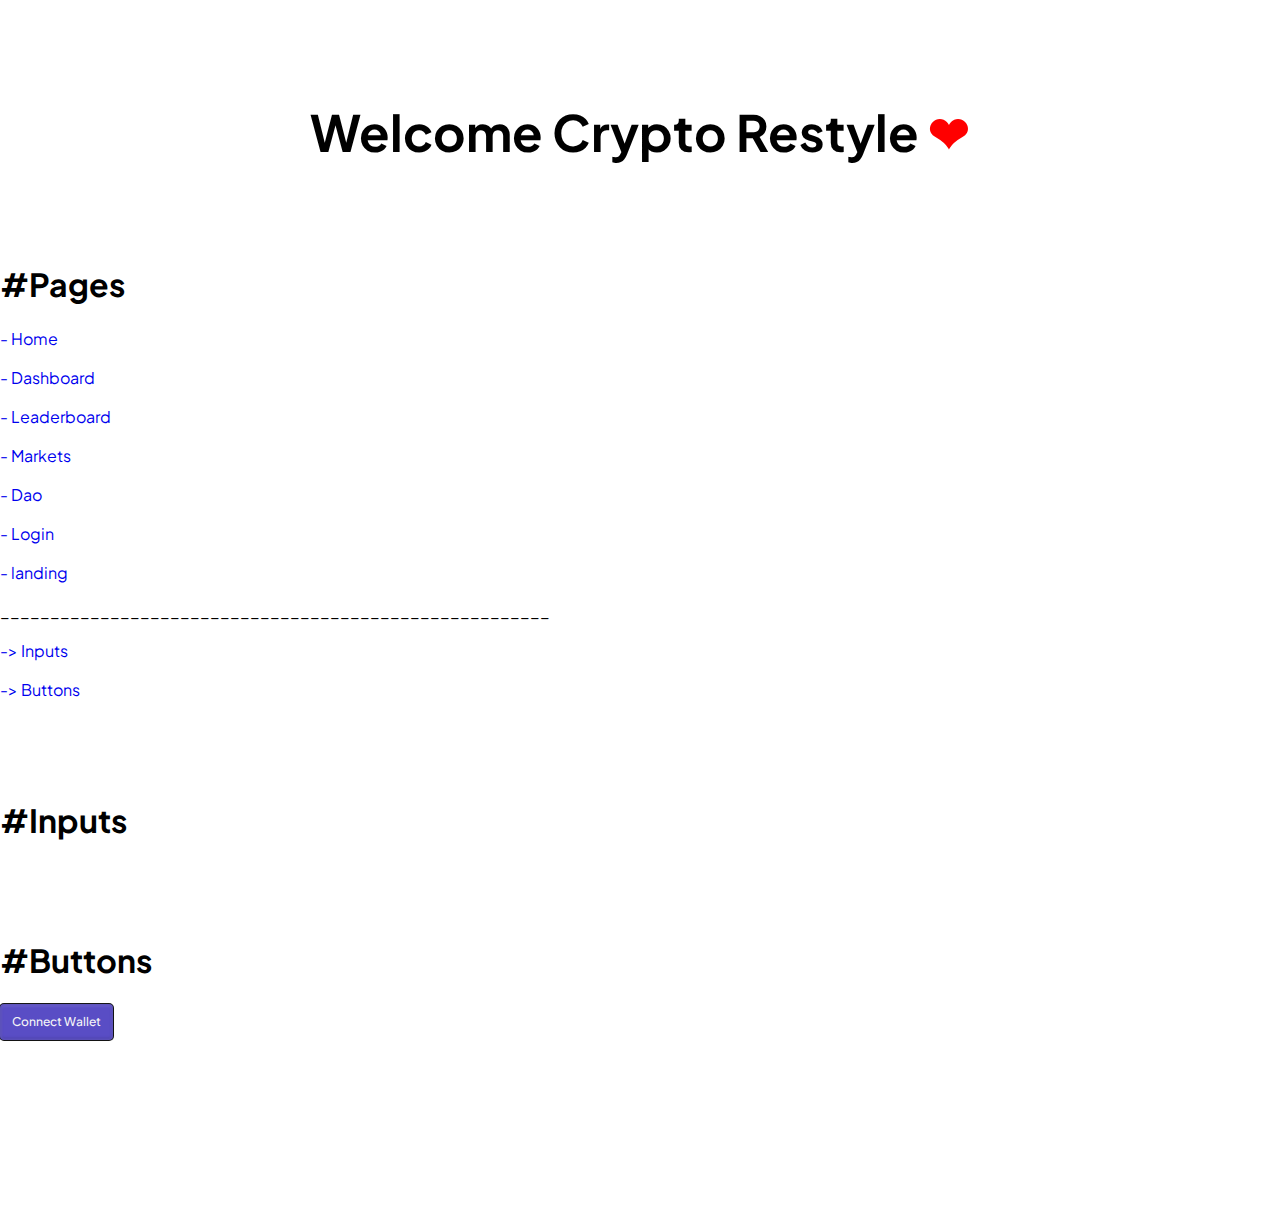
<file: index.html>
<!DOCTYPE html>
<html lang="en">
  <head>
    <meta charset="UTF-8" />
    <meta
      name="viewport"
      content="width=device-width, user-scalable=no, initial-scale=1.0, maximum-scale=1.0, minimum-scale=1.0"
    />
    <meta http-equiv="X-UA-Compatible" content="ie=edge" />
    <link
      href="https://fonts.googleapis.com/css2?family=Onest:wght@100..900&family=Plus+Jakarta+Sans:ital,wght@0,200..800;1,200..800&display=swap"
      rel="stylesheet"
    />
    <link rel="stylesheet" href="css/select2.min.css" />
    <link rel="stylesheet" href="css/jquery-ui.min.css" />
    <link rel="stylesheet" href="css/style.css" />

    <title>Paradoxx Finance</title>
  </head>
  <body style="background-color: #fff">
    <div
      style="width: 100%; max-width: 1440px; margin: 0 auto; padding-top: 100px"
      class="mt-40"
    >
      <h1
        style="
          text-align: center;
          font-weight: bold;
          font-size: 50px;
          margin-bottom: 100px;
        "
      >
        Welcome Crypto Restyle <span style="color: red">❤</span>
      </h1>

      <h1 style="margin-bottom: 24px">#Pages</h1>
      <ul>
        <li style="margin-bottom: 18px">
          <a href="home.html" target="_blank">- Home</a>
        </li>
        <li style="margin-bottom: 18px">
          <a href="dashboard.html" target="_blank">- Dashboard</a>
        </li>
        <li style="margin-bottom: 18px">
          <a href="leaderboard.html" target="_blank">- Leaderboard</a>
        </li>
        <li style="margin-bottom: 18px">
          <a href="markets.html" target="_blank">- Markets</a>
        </li>
        <li style="margin-bottom: 18px">
          <a href="dao.html" target="_blank">- Dao</a>
        </li>
        <li style="margin-bottom: 18px">
          <a href="login.html" target="_blank">- Login</a>
        </li>
        <li style="margin-bottom: 18px">
          <a href="landing.html" target="_blank">- landing</a>
        </li>
        <li style="margin-bottom: 18px">
          _______________________________________________________
        </li>
        <li style="margin-bottom: 18px">
          <a href="#Inputs">-> Inputs</a>
        </li>
        <li style="margin-bottom: 18px">
          <a href="#Buttons">-> Buttons</a>
        </li>
      </ul>

      <h1 id="Inputs" style="margin-top: 100px; margin-bottom: 24px">
        #Inputs
      </h1>
      <div style="margin-bottom: 100px"></div>

      <h1 id="Buttons" style="margin-bottom: 24px">#Buttons</h1>
      <div class="flex justify-start items-center flex-wrap gap-4">
        <button class="purple-btn">Connect Wallet</button>
      </div>
    </div>

    <br /><br />
    <br /><br />
    <br /><br />
    <br /><br />

    <script src="js/script.js"></script>
  </body>
</html>
</file>
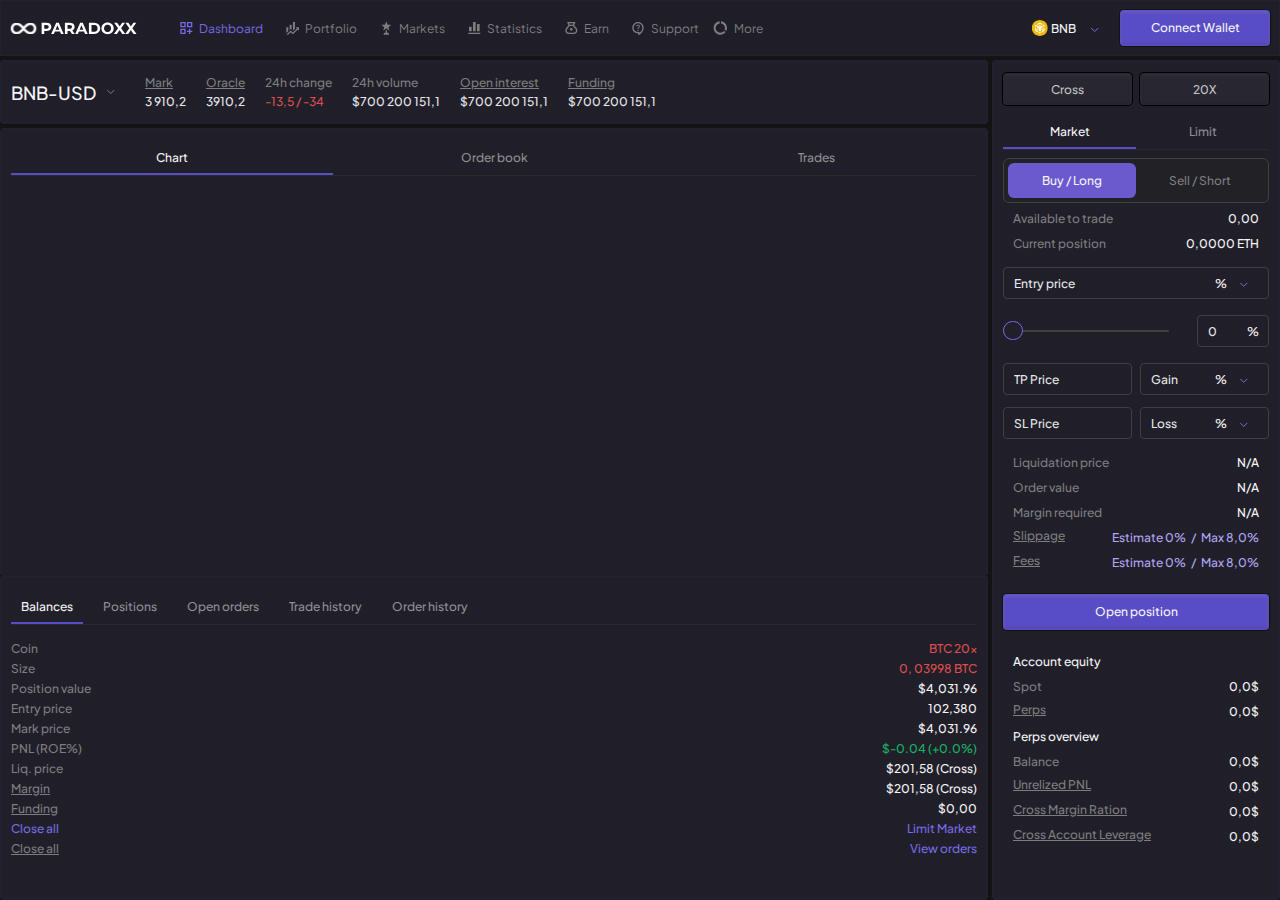
<file: home.html>
<!DOCTYPE html>
<html lang="ru" class="fixed">
  <head>
    <meta charset="UTF-8" />
    <meta http-equiv="X-UA-Compatible" content="IE=edge" />
    <meta name="viewport" content="width=device-width, initial-scale=1" />
    <meta http-equiv="x-ua-compatible" content="IE=edge" />
    <title>Paradoxx Finance</title>
    <link
      href="https://fonts.googleapis.com/css2?family=Onest:wght@100..900&family=Plus+Jakarta+Sans:ital,wght@0,200..800;1,200..800&display=swap"
      rel="stylesheet"
    />
    <link rel="stylesheet" href="css/select2.min.css" />
    <link rel="stylesheet" href="css/jquery-ui.min.css" />
    <link rel="stylesheet" href="css/magnific-popup.css" />
    <link rel="stylesheet" href="css/style.css" />
  </head>

  <body>
    <main class="main">
      <header class="header">
        <div class="drop-menu">
          <span class="line"></span>
          <span class="line"></span>
          <span class="line"></span>
        </div>
        <a href="index.html" class="logo">
          <img src="img/logo.svg" alt="" />
        </a>
        <div class="menu-wrap">
          <ul class="main-menu">
            <li class="active">
              <a href="#">
                <svg
                  width="17"
                  height="16"
                  viewBox="0 0 17 16"
                  fill="none"
                  xmlns="http://www.w3.org/2000/svg"
                >
                  <path
                    d="M2.31689 2H7.65023V7.33333H2.31689V2ZM8.98356 2H14.3169V7.33333H8.98356V2ZM2.31689 8.66667H7.65023V14H2.31689V8.66667ZM10.9836 8.66667H12.3169V10.6667H14.3169V12H12.3169V14H10.9836V12H8.98356V10.6667H10.9836V8.66667ZM10.3169 3.33333V6H12.9836V3.33333H10.3169ZM3.65023 3.33333V6H6.31689V3.33333H3.65023ZM3.65023 10V12.6667H6.31689V10H3.65023Z"
                  />
                </svg>
                Dashboard
              </a>
            </li>
            <li>
              <a href="#">
                <svg
                  width="17"
                  height="16"
                  viewBox="0 0 17 16"
                  fill="none"
                  xmlns="http://www.w3.org/2000/svg"
                >
                  <path
                    d="M4.31689 11L2.31689 12.96V7.33333H4.31689M7.65023 9.77333L6.60356 8.88L5.65023 9.76V4.66667H7.65023M10.9836 8.66667L8.98356 10.6667V2H10.9836M12.8569 8.54L11.6502 7.33333H14.9836V10.6667L13.7902 9.47333L8.98356 14.24L6.67023 12.2267L4.15023 14.6667H2.31689L6.63023 10.44L8.98356 12.4267"
                  />
                </svg>
                Portfolio
              </a>
            </li>
            <li>
              <a href="#">
                <svg
                  width="17"
                  height="16"
                  viewBox="0 0 17 16"
                  fill="none"
                  xmlns="http://www.w3.org/2000/svg"
                >
                  <path
                    d="M10.4502 7.13333L11.3835 10.6667L8.31688 8.13333L5.25021 10.6667L6.18354 7.19999L3.38354 4.86666L6.98354 4.66666L8.31688 1.33333L9.65021 4.66666L13.2502 4.86666L10.4502 7.13333ZM9.65021 12.6667H8.98354V10.6667L8.31688 9.99999L7.65021 10.6667V12.6667H6.98354C6.25021 12.6667 5.65021 13.2667 5.65021 14V14.6667H10.9835V14C10.9835 13.6464 10.8431 13.3072 10.593 13.0572C10.343 12.8071 10.0038 12.6667 9.65021 12.6667Z"
                  />
                </svg>
                Markets
              </a>
            </li>
            <li>
              <a href="#">
                <svg
                  width="17"
                  height="16"
                  viewBox="0 0 17 16"
                  fill="none"
                  xmlns="http://www.w3.org/2000/svg"
                >
                  <path
                    d="M14.3169 14H2.31689V12.6667H14.3169V14ZM5.65023 6.66667H2.98356V11.3333H5.65023V6.66667ZM9.65023 2H6.98356V11.3333H9.65023V2ZM13.6502 4H10.9836V11.3333H13.6502V4Z"
                  />
                </svg>
                Statistics
              </a>
            </li>
            <li>
              <a href="#">
                <svg
                  width="17"
                  height="16"
                  viewBox="0 0 17 16"
                  fill="none"
                  xmlns="http://www.w3.org/2000/svg"
                >
                  <path
                    d="M5.91689 14C4.90578 14 4.05289 13.6529 3.35823 12.9587C2.66356 12.2644 2.31645 11.4116 2.31689 10.4C2.31689 9.97778 2.38912 9.56667 2.53356 9.16667C2.67801 8.76667 2.88356 8.40556 3.15023 8.08333L5.5169 5.23333L4.38356 2.96667C4.27245 2.74444 4.2809 2.52778 4.4089 2.31667C4.5369 2.10556 4.72845 2 4.98356 2H11.6502C11.9058 2 12.0976 2.10556 12.2256 2.31667C12.3536 2.52778 12.3618 2.74444 12.2502 2.96667L11.1169 5.23333L13.4836 8.08333C13.7502 8.40556 13.9558 8.76667 14.1002 9.16667C14.2447 9.56667 14.3169 9.97778 14.3169 10.4C14.3169 11.4111 13.9669 12.264 13.2669 12.9587C12.5669 13.6533 11.7169 14.0004 10.7169 14H5.91689ZM8.3169 10.6667C7.95023 10.6667 7.63645 10.5362 7.37556 10.2753C7.11467 10.0144 6.98401 9.70044 6.98356 9.33333C6.98312 8.96622 7.11378 8.65244 7.37556 8.392C7.63734 8.13156 7.95112 8.00089 8.3169 8C8.68267 7.99911 8.99667 8.12978 9.2589 8.392C9.52112 8.65422 9.65156 8.968 9.65023 9.33333C9.6489 9.69867 9.51845 10.0127 9.2589 10.2753C8.99934 10.538 8.68534 10.6684 8.3169 10.6667ZM6.73356 4.66667H9.90023L10.5669 3.33333H6.0669L6.73356 4.66667ZM5.91689 12.6667H10.7169C11.3502 12.6667 11.8865 12.4473 12.3256 12.0087C12.7647 11.57 12.984 11.0338 12.9836 10.4C12.9836 10.1333 12.9362 9.87511 12.8416 9.62533C12.7469 9.37556 12.6165 9.15044 12.4502 8.95L10.0002 6H6.65023L4.18356 8.93333C4.0169 9.13333 3.88645 9.36111 3.79223 9.61667C3.69801 9.87222 3.65067 10.1333 3.65023 10.4C3.65023 11.0333 3.86978 11.5696 4.30889 12.0087C4.74801 12.4478 5.28401 12.6671 5.91689 12.6667Z"
                  />
                </svg>
                Earn
              </a>
            </li>
            <li>
              <a href="#">
                <svg
                  width="17"
                  height="16"
                  viewBox="0 0 17 16"
                  fill="none"
                  xmlns="http://www.w3.org/2000/svg"
                >
                  <path
                    d="M8.31689 15.3333L8.15023 13.3333H7.98356C6.40578 13.3333 5.06689 12.7833 3.96689 11.6833C2.86689 10.5833 2.31689 9.24444 2.31689 7.66667C2.31689 6.08889 2.86689 4.75 3.96689 3.65C5.06689 2.55 6.40578 2 7.98356 2C8.77245 2 9.50867 2.14711 10.1922 2.44133C10.8758 2.73556 11.4758 3.14111 11.9922 3.658C12.5087 4.17489 12.914 4.77489 13.2082 5.458C13.5024 6.14111 13.6498 6.87733 13.6502 7.66667C13.6502 8.5 13.5142 9.3 13.2422 10.0667C12.9702 10.8333 12.5978 11.5444 12.1249 12.2C11.652 12.8556 11.0909 13.45 10.4416 13.9833C9.79223 14.5167 9.08401 14.9667 8.31689 15.3333ZM9.65023 12.9C10.4391 12.2333 11.0809 11.4529 11.5756 10.5587C12.0702 9.66444 12.3173 8.70044 12.3169 7.66667C12.3169 6.45556 11.8973 5.43067 11.0582 4.592C10.2191 3.75333 9.19423 3.33378 7.98356 3.33333C6.77289 3.33289 5.74801 3.75244 4.90889 4.592C4.06978 5.43156 3.65023 6.45644 3.65023 7.66667C3.65023 8.87689 4.06978 9.902 4.90889 10.742C5.74801 11.582 6.77289 12.0013 7.98356 12H9.65023V12.9ZM7.96689 11.3167C8.15578 11.3167 8.31689 11.25 8.45023 11.1167C8.58356 10.9833 8.65023 10.8222 8.65023 10.6333C8.65023 10.4444 8.58356 10.2833 8.45023 10.15C8.31689 10.0167 8.15578 9.95 7.96689 9.95C7.77801 9.95 7.61689 10.0167 7.48356 10.15C7.35023 10.2833 7.28356 10.4444 7.28356 10.6333C7.28356 10.8222 7.35023 10.9833 7.48356 11.1167C7.61689 11.25 7.77801 11.3167 7.96689 11.3167ZM7.48356 9.2H8.48356C8.48356 8.86667 8.51689 8.63333 8.58356 8.5C8.65023 8.36667 8.86134 8.12222 9.21689 7.76667C9.41689 7.56667 9.58356 7.35 9.71689 7.11667C9.85023 6.88333 9.91689 6.63333 9.91689 6.36667C9.91689 5.8 9.72534 5.37511 9.34223 5.092C8.95912 4.80889 8.50623 4.66711 7.98356 4.66667C7.49467 4.66667 7.08356 4.80289 6.75023 5.07533C6.41689 5.34778 6.18356 5.67822 6.05023 6.06667L6.98356 6.43333C7.03912 6.24444 7.14467 6.05844 7.30023 5.87533C7.45578 5.69222 7.68356 5.60044 7.98356 5.6C8.28356 5.59956 8.50867 5.68289 8.65889 5.85C8.80912 6.01711 8.88401 6.20044 8.88356 6.4C8.88356 6.58889 8.82801 6.75844 8.71689 6.90867C8.60578 7.05889 8.47245 7.21156 8.31689 7.36667C7.92801 7.7 7.69201 7.964 7.60889 8.15867C7.52578 8.35333 7.48401 8.70044 7.48356 9.2Z"
                  />
                </svg>
                Support
              </a>
            </li>
            <li>
              <button class="more" type="button">
                <svg
                  width="17"
                  height="16"
                  viewBox="0 0 17 16"
                  fill="none"
                  xmlns="http://www.w3.org/2000/svg"
                >
                  <path
                    d="M8.98348 1.36667V3.38667C11.2435 3.71334 12.9835 5.64667 12.9835 8C12.9835 8.6 12.8635 9.16667 12.6501 9.69333L14.3968 10.7133C14.7701 9.88667 14.9835 8.96667 14.9835 8C14.9835 4.54667 12.3501 1.7 8.98348 1.36667ZM8.31681 12.6667C7.07914 12.6667 5.89215 12.175 5.01698 11.2998C4.14181 10.4247 3.65015 9.23768 3.65015 8C3.65015 5.64667 5.39015 3.71334 7.65015 3.38667V1.36667C4.27681 1.7 1.65015 4.54 1.65015 8C1.65015 9.76811 2.35253 11.4638 3.60277 12.714C4.22183 13.3331 4.95675 13.8242 5.76559 14.1592C6.57443 14.4942 7.44133 14.6667 8.31681 14.6667C10.5168 14.6667 12.4701 13.5933 13.6835 11.94L11.9501 10.92C11.5172 11.4683 10.9649 11.9106 10.3353 12.2132C9.70573 12.5159 9.01538 12.671 8.31681 12.6667Z"
                  />
                </svg>
                More
              </button>
              <div class="drop-menu-wrap">
                <a href="#">Testnet</a>
                <a href="#">Testnet</a>
                <a href="#">Testnet</a>
                <a href="#">Testnet</a>
                <a href="#">Testnet</a>
                <a href="#">Testnet</a>
                <a href="#">Testnet</a>
              </div>
            </li>
          </ul>
        </div>
        <div class="header-info">
          <div class="select-wrap">
            <img src="img/select-logo.svg" alt="" class="select-icon" />
            <select>
              <option value="1">BNB</option>
              <option value="2">BNB 2</option>
              <option value="3">BNB 3</option>
            </select>
          </div>
          <a href="#upgrade-popup" class="purple-btn popup">Connect Wallet</a>
        </div>
      </header>
      <div class="main-info">
        <div class="left-info">
          <div class="wrap">
            <div class="left">
              <div class="top-info">
                <div class="drop-wrap">
                  <button class="drop-btn" type="button">
                    BNB-USD
                    <img src="img/arr-down.svg" alt="" />
                  </button>
                  <div class="drop-hide">
                    <input
                      type="text"
                      placeholder="Search coins.."
                      class="search"
                    />
                    <div class="tabs">
                      <div class="tabs-buttons">
                        <button
                          class="tab-button active"
                          data-tab="tab11"
                          type="button"
                        >
                          All coins
                        </button>
                        <button
                          class="tab-button"
                          data-tab="tab12"
                          type="button"
                        >
                          Perps
                        </button>
                        <button
                          class="tab-button"
                          data-tab="tab13"
                          type="button"
                        >
                          Spot
                        </button>
                        <button
                          class="tab-button"
                          data-tab="tab14"
                          type="button"
                        >
                          Trending
                        </button>
                        <button
                          class="tab-button"
                          data-tab="tab15"
                          type="button"
                        >
                          DEX
                        </button>
                        <button
                          class="tab-button"
                          data-tab="tab16"
                          type="button"
                        >
                          Pre-launch
                        </button>
                      </div>
                      <div class="tabs-content">
                        <div class="tab-content active" id="tab11">
                          <div class="top">
                            <span
                              >Market / Volume
                              <img src="img/arrs-icon.svg" alt=""
                            /></span>
                            <span
                              >Price <img src="img/arrs-icon.svg" alt=""
                            /></span>
                          </div>
                          <div class="items">
                            <div class="item">
                              <span class="star">
                                <img src="img/star.svg" alt="" />
                              </span>
                              <div class="info">
                                <span class="icon-wrap">
                                  <img src="img/icon1.svg" alt="" />
                                </span>
                                <div class="texts2">
                                  <span class="white">ETH-USD</span>
                                  <span class="grey">4 012,9</span>
                                </div>
                              </div>
                              <div class="text-wrap">
                                <span class="white">106,619.50</span>
                                <span class="green">+0,43%</span>
                              </div>
                            </div>
                            <div class="item">
                              <span class="star">
                                <img src="img/star.svg" alt="" />
                              </span>
                              <div class="info">
                                <span class="icon-wrap">
                                  <img src="img/icon5.svg" alt="" />
                                </span>
                                <div class="texts2">
                                  <span class="white">AKT-USD</span>
                                  <span class="grey">4 012,9</span>
                                </div>
                              </div>
                              <div class="text-wrap">
                                <span class="white">106,619.50</span>
                                <span class="red">-5.16%</span>
                              </div>
                            </div>
                            <div class="item">
                              <span class="star">
                                <img src="img/star.svg" alt="" />
                              </span>
                              <div class="info">
                                <span class="icon-wrap">
                                  <img src="img/icon3.svg" alt="" />
                                </span>
                                <div class="texts2">
                                  <span class="white">AKT-USD</span>
                                  <span class="grey">4 012,9</span>
                                </div>
                              </div>
                              <div class="text-wrap">
                                <span class="white">106,619.50</span>
                                <span class="red">-5.16%</span>
                              </div>
                            </div>
                            <div class="item">
                              <span class="star">
                                <img src="img/star.svg" alt="" />
                              </span>
                              <div class="info">
                                <span class="icon-wrap">
                                  <img src="img/icon4.svg" alt="" />
                                </span>
                                <div class="texts2">
                                  <span class="white">AKT-USD</span>
                                  <span class="grey">4 012,9</span>
                                </div>
                              </div>
                              <div class="text-wrap">
                                <span class="white">106,619.50</span>
                                <span class="red">-5.16%</span>
                              </div>
                            </div>
                            <div class="item">
                              <span class="star">
                                <img src="img/star.svg" alt="" />
                              </span>
                              <div class="info">
                                <span class="icon-wrap">
                                  <img src="img/icon5.svg" alt="" />
                                </span>
                                <div class="texts2">
                                  <span class="white">AKT-USD</span>
                                  <span class="grey">4 012,9</span>
                                </div>
                              </div>
                              <div class="text-wrap">
                                <span class="white">106,619.50</span>
                                <span class="red">-5.16%</span>
                              </div>
                            </div>
                            <div class="item">
                              <span class="star">
                                <img src="img/star.svg" alt="" />
                              </span>
                              <div class="info">
                                <span class="icon-wrap">
                                  <img src="img/icon6.svg" alt="" />
                                </span>
                                <div class="texts2">
                                  <span class="white">AKT-USD</span>
                                  <span class="grey">4 012,9</span>
                                </div>
                              </div>
                              <div class="text-wrap">
                                <span class="white">106,619.50</span>
                                <span class="red">-5.16%</span>
                              </div>
                            </div>
                            <div class="item">
                              <span class="star">
                                <img src="img/star.svg" alt="" />
                              </span>
                              <div class="info">
                                <span class="icon-wrap">
                                  <img src="img/icon7.svg" alt="" />
                                </span>
                                <div class="texts2">
                                  <span class="white">AKT-USD</span>
                                  <span class="grey">4 012,9</span>
                                </div>
                              </div>
                              <div class="text-wrap">
                                <span class="white">106,619.50</span>
                                <span class="red">-5.16%</span>
                              </div>
                            </div>
                            <div class="item">
                              <span class="star">
                                <img src="img/star.svg" alt="" />
                              </span>
                              <div class="info">
                                <span class="icon-wrap">
                                  <img src="img/icon7.svg" alt="" />
                                </span>
                                <div class="texts2">
                                  <span class="white">AKT-USD</span>
                                  <span class="grey">4 012,9</span>
                                </div>
                              </div>
                              <div class="text-wrap">
                                <span class="white">106,619.50</span>
                                <span class="red">-5.16%</span>
                              </div>
                            </div>
                            <div class="item">
                              <span class="star">
                                <img src="img/star.svg" alt="" />
                              </span>
                              <div class="info">
                                <span class="icon-wrap">
                                  <img src="img/icon7.svg" alt="" />
                                </span>
                                <div class="texts2">
                                  <span class="white">AKT-USD</span>
                                  <span class="grey">4 012,9</span>
                                </div>
                              </div>
                              <div class="text-wrap">
                                <span class="white">106,619.50</span>
                                <span class="red">-5.16%</span>
                              </div>
                            </div>
                          </div>
                        </div>
                        <div class="tab-content" id="tab12">
                          <div class="top">
                            <span
                              >Market / Volume
                              <img src="img/arrs-icon.svg" alt=""
                            /></span>
                            <span
                              >Price <img src="img/arrs-icon.svg" alt=""
                            /></span>
                          </div>
                          <div class="items">
                            <div class="item">
                              <span class="star">
                                <img src="img/star.svg" alt="" />
                              </span>
                              <div class="info">
                                <span class="icon-wrap">
                                  <img src="img/icon5.svg" alt="" />
                                </span>
                                <div class="texts2">
                                  <span class="white">ETH-USD</span>
                                  <span class="grey">4 012,9</span>
                                </div>
                              </div>
                              <div class="text-wrap">
                                <span class="white">106,619.50</span>
                                <span class="green">+0,43%</span>
                              </div>
                            </div>
                            <div class="item">
                              <span class="star">
                                <img src="img/star.svg" alt="" />
                              </span>
                              <div class="info">
                                <span class="icon-wrap">
                                  <img src="img/icon5.svg" alt="" />
                                </span>
                                <div class="texts2">
                                  <span class="white">AKT-USD</span>
                                  <span class="grey">4 012,9</span>
                                </div>
                              </div>
                              <div class="text-wrap">
                                <span class="white">106,619.50</span>
                                <span class="red">-5.16%</span>
                              </div>
                            </div>
                            <div class="item">
                              <span class="star">
                                <img src="img/star.svg" alt="" />
                              </span>
                              <div class="info">
                                <span class="icon-wrap">
                                  <img src="img/icon3.svg" alt="" />
                                </span>
                                <div class="texts2">
                                  <span class="white">AKT-USD</span>
                                  <span class="grey">4 012,9</span>
                                </div>
                              </div>
                              <div class="text-wrap">
                                <span class="white">106,619.50</span>
                                <span class="red">-5.16%</span>
                              </div>
                            </div>
                            <div class="item">
                              <span class="star">
                                <img src="img/star.svg" alt="" />
                              </span>
                              <div class="info">
                                <span class="icon-wrap">
                                  <img src="img/icon4.svg" alt="" />
                                </span>
                                <div class="texts2">
                                  <span class="white">AKT-USD</span>
                                  <span class="grey">4 012,9</span>
                                </div>
                              </div>
                              <div class="text-wrap">
                                <span class="white">106,619.50</span>
                                <span class="red">-5.16%</span>
                              </div>
                            </div>
                            <div class="item">
                              <span class="star">
                                <img src="img/star.svg" alt="" />
                              </span>
                              <div class="info">
                                <span class="icon-wrap">
                                  <img src="img/icon5.svg" alt="" />
                                </span>
                                <div class="texts2">
                                  <span class="white">AKT-USD</span>
                                  <span class="grey">4 012,9</span>
                                </div>
                              </div>
                              <div class="text-wrap">
                                <span class="white">106,619.50</span>
                                <span class="red">-5.16%</span>
                              </div>
                            </div>
                            <div class="item">
                              <span class="star">
                                <img src="img/star.svg" alt="" />
                              </span>
                              <div class="info">
                                <span class="icon-wrap">
                                  <img src="img/icon6.svg" alt="" />
                                </span>
                                <div class="texts2">
                                  <span class="white">AKT-USD</span>
                                  <span class="grey">4 012,9</span>
                                </div>
                              </div>
                              <div class="text-wrap">
                                <span class="white">106,619.50</span>
                                <span class="red">-5.16%</span>
                              </div>
                            </div>
                            <div class="item">
                              <span class="star">
                                <img src="img/star.svg" alt="" />
                              </span>
                              <div class="info">
                                <span class="icon-wrap">
                                  <img src="img/icon7.svg" alt="" />
                                </span>
                                <div class="texts2">
                                  <span class="white">AKT-USD</span>
                                  <span class="grey">4 012,9</span>
                                </div>
                              </div>
                              <div class="text-wrap">
                                <span class="white">106,619.50</span>
                                <span class="red">-5.16%</span>
                              </div>
                            </div>
                            <div class="item">
                              <span class="star">
                                <img src="img/star.svg" alt="" />
                              </span>
                              <div class="info">
                                <span class="icon-wrap">
                                  <img src="img/icon7.svg" alt="" />
                                </span>
                                <div class="texts2">
                                  <span class="white">AKT-USD</span>
                                  <span class="grey">4 012,9</span>
                                </div>
                              </div>
                              <div class="text-wrap">
                                <span class="white">106,619.50</span>
                                <span class="red">-5.16%</span>
                              </div>
                            </div>
                            <div class="item">
                              <span class="star">
                                <img src="img/star.svg" alt="" />
                              </span>
                              <div class="info">
                                <span class="icon-wrap">
                                  <img src="img/icon7.svg" alt="" />
                                </span>
                                <div class="texts2">
                                  <span class="white">AKT-USD</span>
                                  <span class="grey">4 012,9</span>
                                </div>
                              </div>
                              <div class="text-wrap">
                                <span class="white">106,619.50</span>
                                <span class="red">-5.16%</span>
                              </div>
                            </div>
                          </div>
                        </div>
                        <div class="tab-content" id="tab13">
                          <div class="top">
                            <span
                              >Market / Volume
                              <img src="img/arrs-icon.svg" alt=""
                            /></span>
                            <span
                              >Price <img src="img/arrs-icon.svg" alt=""
                            /></span>
                          </div>
                          <div class="items">
                            <div class="item">
                              <span class="star">
                                <img src="img/star.svg" alt="" />
                              </span>
                              <div class="info">
                                <span class="icon-wrap">
                                  <img src="img/icon4.svg" alt="" />
                                </span>
                                <div class="texts2">
                                  <span class="white">ETH-USD</span>
                                  <span class="grey">4 012,9</span>
                                </div>
                              </div>
                              <div class="text-wrap">
                                <span class="white">106,619.50</span>
                                <span class="green">+0,43%</span>
                              </div>
                            </div>
                            <div class="item">
                              <span class="star">
                                <img src="img/star.svg" alt="" />
                              </span>
                              <div class="info">
                                <span class="icon-wrap">
                                  <img src="img/icon5.svg" alt="" />
                                </span>
                                <div class="texts2">
                                  <span class="white">AKT-USD</span>
                                  <span class="grey">4 012,9</span>
                                </div>
                              </div>
                              <div class="text-wrap">
                                <span class="white">106,619.50</span>
                                <span class="red">-5.16%</span>
                              </div>
                            </div>
                            <div class="item">
                              <span class="star">
                                <img src="img/star.svg" alt="" />
                              </span>
                              <div class="info">
                                <span class="icon-wrap">
                                  <img src="img/icon3.svg" alt="" />
                                </span>
                                <div class="texts2">
                                  <span class="white">AKT-USD</span>
                                  <span class="grey">4 012,9</span>
                                </div>
                              </div>
                              <div class="text-wrap">
                                <span class="white">106,619.50</span>
                                <span class="red">-5.16%</span>
                              </div>
                            </div>
                            <div class="item">
                              <span class="star">
                                <img src="img/star.svg" alt="" />
                              </span>
                              <div class="info">
                                <span class="icon-wrap">
                                  <img src="img/icon4.svg" alt="" />
                                </span>
                                <div class="texts2">
                                  <span class="white">AKT-USD</span>
                                  <span class="grey">4 012,9</span>
                                </div>
                              </div>
                              <div class="text-wrap">
                                <span class="white">106,619.50</span>
                                <span class="red">-5.16%</span>
                              </div>
                            </div>
                            <div class="item">
                              <span class="star">
                                <img src="img/star.svg" alt="" />
                              </span>
                              <div class="info">
                                <span class="icon-wrap">
                                  <img src="img/icon5.svg" alt="" />
                                </span>
                                <div class="texts2">
                                  <span class="white">AKT-USD</span>
                                  <span class="grey">4 012,9</span>
                                </div>
                              </div>
                              <div class="text-wrap">
                                <span class="white">106,619.50</span>
                                <span class="red">-5.16%</span>
                              </div>
                            </div>
                            <div class="item">
                              <span class="star">
                                <img src="img/star.svg" alt="" />
                              </span>
                              <div class="info">
                                <span class="icon-wrap">
                                  <img src="img/icon6.svg" alt="" />
                                </span>
                                <div class="texts2">
                                  <span class="white">AKT-USD</span>
                                  <span class="grey">4 012,9</span>
                                </div>
                              </div>
                              <div class="text-wrap">
                                <span class="white">106,619.50</span>
                                <span class="red">-5.16%</span>
                              </div>
                            </div>
                            <div class="item">
                              <span class="star">
                                <img src="img/star.svg" alt="" />
                              </span>
                              <div class="info">
                                <span class="icon-wrap">
                                  <img src="img/icon7.svg" alt="" />
                                </span>
                                <div class="texts2">
                                  <span class="white">AKT-USD</span>
                                  <span class="grey">4 012,9</span>
                                </div>
                              </div>
                              <div class="text-wrap">
                                <span class="white">106,619.50</span>
                                <span class="red">-5.16%</span>
                              </div>
                            </div>
                            <div class="item">
                              <span class="star">
                                <img src="img/star.svg" alt="" />
                              </span>
                              <div class="info">
                                <span class="icon-wrap">
                                  <img src="img/icon7.svg" alt="" />
                                </span>
                                <div class="texts2">
                                  <span class="white">AKT-USD</span>
                                  <span class="grey">4 012,9</span>
                                </div>
                              </div>
                              <div class="text-wrap">
                                <span class="white">106,619.50</span>
                                <span class="red">-5.16%</span>
                              </div>
                            </div>
                            <div class="item">
                              <span class="star">
                                <img src="img/star.svg" alt="" />
                              </span>
                              <div class="info">
                                <span class="icon-wrap">
                                  <img src="img/icon7.svg" alt="" />
                                </span>
                                <div class="texts2">
                                  <span class="white">AKT-USD</span>
                                  <span class="grey">4 012,9</span>
                                </div>
                              </div>
                              <div class="text-wrap">
                                <span class="white">106,619.50</span>
                                <span class="red">-5.16%</span>
                              </div>
                            </div>
                          </div>
                        </div>
                        <div class="tab-content" id="tab14">
                          <div class="top">
                            <span
                              >Market / Volume
                              <img src="img/arrs-icon.svg" alt=""
                            /></span>
                            <span
                              >Price <img src="img/arrs-icon.svg" alt=""
                            /></span>
                          </div>
                          <div class="items">
                            <div class="item">
                              <span class="star">
                                <img src="img/star.svg" alt="" />
                              </span>
                              <div class="info">
                                <span class="icon-wrap">
                                  <img src="img/icon7.svg" alt="" />
                                </span>
                                <div class="texts2">
                                  <span class="white">ETH-USD</span>
                                  <span class="grey">4 012,9</span>
                                </div>
                              </div>
                              <div class="text-wrap">
                                <span class="white">106,619.50</span>
                                <span class="green">+0,43%</span>
                              </div>
                            </div>
                            <div class="item">
                              <span class="star">
                                <img src="img/star.svg" alt="" />
                              </span>
                              <div class="info">
                                <span class="icon-wrap">
                                  <img src="img/icon5.svg" alt="" />
                                </span>
                                <div class="texts2">
                                  <span class="white">AKT-USD</span>
                                  <span class="grey">4 012,9</span>
                                </div>
                              </div>
                              <div class="text-wrap">
                                <span class="white">106,619.50</span>
                                <span class="red">-5.16%</span>
                              </div>
                            </div>
                            <div class="item">
                              <span class="star">
                                <img src="img/star.svg" alt="" />
                              </span>
                              <div class="info">
                                <span class="icon-wrap">
                                  <img src="img/icon3.svg" alt="" />
                                </span>
                                <div class="texts2">
                                  <span class="white">AKT-USD</span>
                                  <span class="grey">4 012,9</span>
                                </div>
                              </div>
                              <div class="text-wrap">
                                <span class="white">106,619.50</span>
                                <span class="red">-5.16%</span>
                              </div>
                            </div>
                            <div class="item">
                              <span class="star">
                                <img src="img/star.svg" alt="" />
                              </span>
                              <div class="info">
                                <span class="icon-wrap">
                                  <img src="img/icon4.svg" alt="" />
                                </span>
                                <div class="texts2">
                                  <span class="white">AKT-USD</span>
                                  <span class="grey">4 012,9</span>
                                </div>
                              </div>
                              <div class="text-wrap">
                                <span class="white">106,619.50</span>
                                <span class="red">-5.16%</span>
                              </div>
                            </div>
                            <div class="item">
                              <span class="star">
                                <img src="img/star.svg" alt="" />
                              </span>
                              <div class="info">
                                <span class="icon-wrap">
                                  <img src="img/icon5.svg" alt="" />
                                </span>
                                <div class="texts2">
                                  <span class="white">AKT-USD</span>
                                  <span class="grey">4 012,9</span>
                                </div>
                              </div>
                              <div class="text-wrap">
                                <span class="white">106,619.50</span>
                                <span class="red">-5.16%</span>
                              </div>
                            </div>
                            <div class="item">
                              <span class="star">
                                <img src="img/star.svg" alt="" />
                              </span>
                              <div class="info">
                                <span class="icon-wrap">
                                  <img src="img/icon6.svg" alt="" />
                                </span>
                                <div class="texts2">
                                  <span class="white">AKT-USD</span>
                                  <span class="grey">4 012,9</span>
                                </div>
                              </div>
                              <div class="text-wrap">
                                <span class="white">106,619.50</span>
                                <span class="red">-5.16%</span>
                              </div>
                            </div>
                            <div class="item">
                              <span class="star">
                                <img src="img/star.svg" alt="" />
                              </span>
                              <div class="info">
                                <span class="icon-wrap">
                                  <img src="img/icon7.svg" alt="" />
                                </span>
                                <div class="texts2">
                                  <span class="white">AKT-USD</span>
                                  <span class="grey">4 012,9</span>
                                </div>
                              </div>
                              <div class="text-wrap">
                                <span class="white">106,619.50</span>
                                <span class="red">-5.16%</span>
                              </div>
                            </div>
                            <div class="item">
                              <span class="star">
                                <img src="img/star.svg" alt="" />
                              </span>
                              <div class="info">
                                <span class="icon-wrap">
                                  <img src="img/icon7.svg" alt="" />
                                </span>
                                <div class="texts2">
                                  <span class="white">AKT-USD</span>
                                  <span class="grey">4 012,9</span>
                                </div>
                              </div>
                              <div class="text-wrap">
                                <span class="white">106,619.50</span>
                                <span class="red">-5.16%</span>
                              </div>
                            </div>
                            <div class="item">
                              <span class="star">
                                <img src="img/star.svg" alt="" />
                              </span>
                              <div class="info">
                                <span class="icon-wrap">
                                  <img src="img/icon7.svg" alt="" />
                                </span>
                                <div class="texts2">
                                  <span class="white">AKT-USD</span>
                                  <span class="grey">4 012,9</span>
                                </div>
                              </div>
                              <div class="text-wrap">
                                <span class="white">106,619.50</span>
                                <span class="red">-5.16%</span>
                              </div>
                            </div>
                          </div>
                        </div>
                        <div class="tab-content" id="tab15">
                          <div class="top">
                            <span
                              >Market / Volume
                              <img src="img/arrs-icon.svg" alt=""
                            /></span>
                            <span
                              >Price <img src="img/arrs-icon.svg" alt=""
                            /></span>
                          </div>
                          <div class="items">
                            <div class="item">
                              <span class="star">
                                <img src="img/star.svg" alt="" />
                              </span>
                              <div class="info">
                                <span class="icon-wrap">
                                  <img src="img/icon1.svg" alt="" />
                                </span>
                                <div class="texts2">
                                  <span class="white">ETH-USD</span>
                                  <span class="grey">4 012,9</span>
                                </div>
                              </div>
                              <div class="text-wrap">
                                <span class="white">106,619.50</span>
                                <span class="green">+0,43%</span>
                              </div>
                            </div>
                            <div class="item">
                              <span class="star">
                                <img src="img/star.svg" alt="" />
                              </span>
                              <div class="info">
                                <span class="icon-wrap">
                                  <img src="img/icon5.svg" alt="" />
                                </span>
                                <div class="texts2">
                                  <span class="white">AKT-USD</span>
                                  <span class="grey">4 012,9</span>
                                </div>
                              </div>
                              <div class="text-wrap">
                                <span class="white">106,619.50</span>
                                <span class="red">-5.16%</span>
                              </div>
                            </div>
                            <div class="item">
                              <span class="star">
                                <img src="img/star.svg" alt="" />
                              </span>
                              <div class="info">
                                <span class="icon-wrap">
                                  <img src="img/icon3.svg" alt="" />
                                </span>
                                <div class="texts2">
                                  <span class="white">AKT-USD</span>
                                  <span class="grey">4 012,9</span>
                                </div>
                              </div>
                              <div class="text-wrap">
                                <span class="white">106,619.50</span>
                                <span class="red">-5.16%</span>
                              </div>
                            </div>
                            <div class="item">
                              <span class="star">
                                <img src="img/star.svg" alt="" />
                              </span>
                              <div class="info">
                                <span class="icon-wrap">
                                  <img src="img/icon4.svg" alt="" />
                                </span>
                                <div class="texts2">
                                  <span class="white">AKT-USD</span>
                                  <span class="grey">4 012,9</span>
                                </div>
                              </div>
                              <div class="text-wrap">
                                <span class="white">106,619.50</span>
                                <span class="red">-5.16%</span>
                              </div>
                            </div>
                            <div class="item">
                              <span class="star">
                                <img src="img/star.svg" alt="" />
                              </span>
                              <div class="info">
                                <span class="icon-wrap">
                                  <img src="img/icon5.svg" alt="" />
                                </span>
                                <div class="texts2">
                                  <span class="white">AKT-USD</span>
                                  <span class="grey">4 012,9</span>
                                </div>
                              </div>
                              <div class="text-wrap">
                                <span class="white">106,619.50</span>
                                <span class="red">-5.16%</span>
                              </div>
                            </div>
                            <div class="item">
                              <span class="star">
                                <img src="img/star.svg" alt="" />
                              </span>
                              <div class="info">
                                <span class="icon-wrap">
                                  <img src="img/icon6.svg" alt="" />
                                </span>
                                <div class="texts2">
                                  <span class="white">AKT-USD</span>
                                  <span class="grey">4 012,9</span>
                                </div>
                              </div>
                              <div class="text-wrap">
                                <span class="white">106,619.50</span>
                                <span class="red">-5.16%</span>
                              </div>
                            </div>
                            <div class="item">
                              <span class="star">
                                <img src="img/star.svg" alt="" />
                              </span>
                              <div class="info">
                                <span class="icon-wrap">
                                  <img src="img/icon7.svg" alt="" />
                                </span>
                                <div class="texts2">
                                  <span class="white">AKT-USD</span>
                                  <span class="grey">4 012,9</span>
                                </div>
                              </div>
                              <div class="text-wrap">
                                <span class="white">106,619.50</span>
                                <span class="red">-5.16%</span>
                              </div>
                            </div>
                            <div class="item">
                              <span class="star">
                                <img src="img/star.svg" alt="" />
                              </span>
                              <div class="info">
                                <span class="icon-wrap">
                                  <img src="img/icon7.svg" alt="" />
                                </span>
                                <div class="texts2">
                                  <span class="white">AKT-USD</span>
                                  <span class="grey">4 012,9</span>
                                </div>
                              </div>
                              <div class="text-wrap">
                                <span class="white">106,619.50</span>
                                <span class="red">-5.16%</span>
                              </div>
                            </div>
                            <div class="item">
                              <span class="star">
                                <img src="img/star.svg" alt="" />
                              </span>
                              <div class="info">
                                <span class="icon-wrap">
                                  <img src="img/icon7.svg" alt="" />
                                </span>
                                <div class="texts2">
                                  <span class="white">AKT-USD</span>
                                  <span class="grey">4 012,9</span>
                                </div>
                              </div>
                              <div class="text-wrap">
                                <span class="white">106,619.50</span>
                                <span class="red">-5.16%</span>
                              </div>
                            </div>
                          </div>
                        </div>
                        <div class="tab-content" id="tab16">
                          <div class="top">
                            <span
                              >Market / Volume
                              <img src="img/arrs-icon.svg" alt=""
                            /></span>
                            <span
                              >Price <img src="img/arrs-icon.svg" alt=""
                            /></span>
                          </div>
                          <div class="items">
                            <div class="item">
                              <span class="star">
                                <img src="img/star.svg" alt="" />
                              </span>
                              <div class="info">
                                <span class="icon-wrap">
                                  <img src="img/icon1.svg" alt="" />
                                </span>
                                <div class="texts2">
                                  <span class="white">ETH-USD</span>
                                  <span class="grey">4 012,9</span>
                                </div>
                              </div>
                              <div class="text-wrap">
                                <span class="white">106,619.50</span>
                                <span class="green">+0,43%</span>
                              </div>
                            </div>
                            <div class="item">
                              <span class="star">
                                <img src="img/star.svg" alt="" />
                              </span>
                              <div class="info">
                                <span class="icon-wrap">
                                  <img src="img/icon5.svg" alt="" />
                                </span>
                                <div class="texts2">
                                  <span class="white">AKT-USD</span>
                                  <span class="grey">4 012,9</span>
                                </div>
                              </div>
                              <div class="text-wrap">
                                <span class="white">106,619.50</span>
                                <span class="red">-5.16%</span>
                              </div>
                            </div>
                            <div class="item">
                              <span class="star">
                                <img src="img/star.svg" alt="" />
                              </span>
                              <div class="info">
                                <span class="icon-wrap">
                                  <img src="img/icon3.svg" alt="" />
                                </span>
                                <div class="texts2">
                                  <span class="white">AKT-USD</span>
                                  <span class="grey">4 012,9</span>
                                </div>
                              </div>
                              <div class="text-wrap">
                                <span class="white">106,619.50</span>
                                <span class="red">-5.16%</span>
                              </div>
                            </div>
                            <div class="item">
                              <span class="star">
                                <img src="img/star.svg" alt="" />
                              </span>
                              <div class="info">
                                <span class="icon-wrap">
                                  <img src="img/icon4.svg" alt="" />
                                </span>
                                <div class="texts2">
                                  <span class="white">AKT-USD</span>
                                  <span class="grey">4 012,9</span>
                                </div>
                              </div>
                              <div class="text-wrap">
                                <span class="white">106,619.50</span>
                                <span class="red">-5.16%</span>
                              </div>
                            </div>
                            <div class="item">
                              <span class="star">
                                <img src="img/star.svg" alt="" />
                              </span>
                              <div class="info">
                                <span class="icon-wrap">
                                  <img src="img/icon5.svg" alt="" />
                                </span>
                                <div class="texts2">
                                  <span class="white">AKT-USD</span>
                                  <span class="grey">4 012,9</span>
                                </div>
                              </div>
                              <div class="text-wrap">
                                <span class="white">106,619.50</span>
                                <span class="red">-5.16%</span>
                              </div>
                            </div>
                            <div class="item">
                              <span class="star">
                                <img src="img/star.svg" alt="" />
                              </span>
                              <div class="info">
                                <span class="icon-wrap">
                                  <img src="img/icon6.svg" alt="" />
                                </span>
                                <div class="texts2">
                                  <span class="white">AKT-USD</span>
                                  <span class="grey">4 012,9</span>
                                </div>
                              </div>
                              <div class="text-wrap">
                                <span class="white">106,619.50</span>
                                <span class="red">-5.16%</span>
                              </div>
                            </div>
                            <div class="item">
                              <span class="star">
                                <img src="img/star.svg" alt="" />
                              </span>
                              <div class="info">
                                <span class="icon-wrap">
                                  <img src="img/icon7.svg" alt="" />
                                </span>
                                <div class="texts2">
                                  <span class="white">AKT-USD</span>
                                  <span class="grey">4 012,9</span>
                                </div>
                              </div>
                              <div class="text-wrap">
                                <span class="white">106,619.50</span>
                                <span class="red">-5.16%</span>
                              </div>
                            </div>
                            <div class="item">
                              <span class="star">
                                <img src="img/star.svg" alt="" />
                              </span>
                              <div class="info">
                                <span class="icon-wrap">
                                  <img src="img/icon7.svg" alt="" />
                                </span>
                                <div class="texts2">
                                  <span class="white">AKT-USD</span>
                                  <span class="grey">4 012,9</span>
                                </div>
                              </div>
                              <div class="text-wrap">
                                <span class="white">106,619.50</span>
                                <span class="red">-5.16%</span>
                              </div>
                            </div>
                            <div class="item">
                              <span class="star">
                                <img src="img/star.svg" alt="" />
                              </span>
                              <div class="info">
                                <span class="icon-wrap">
                                  <img src="img/icon7.svg" alt="" />
                                </span>
                                <div class="texts2">
                                  <span class="white">AKT-USD</span>
                                  <span class="grey">4 012,9</span>
                                </div>
                              </div>
                              <div class="text-wrap">
                                <span class="white">106,619.50</span>
                                <span class="red">-5.16%</span>
                              </div>
                            </div>
                          </div>
                        </div>
                      </div>
                    </div>
                  </div>
                </div>
                <div class="list">
                  <div class="left-info-wrap">
                    <div class="texts">
                      <a href="#">Mark</a>
                      <span class="white">3 910,2</span>
                    </div>
                    <div class="texts">
                      <a href="#">Oracle</a>
                      <span class="white">3910,2</span>
                    </div>
                    <div class="texts">
                      <span class="grey">24h change</span>
                      <span class="red">-13,5 / -34</span>
                    </div>
                  </div>
                  <div class="right-info-wrap">
                    <div class="texts">
                      <span class="grey">24h volume</span>
                      <span class="white">$700 200 151,1</span>
                    </div>
                    <div class="texts">
                      <a href="#">Open interest</a>
                      <span class="white">$700 200 151,1</span>
                    </div>
                    <div class="texts">
                      <a href="#">Funding</a>
                      <span class="white">$700 200 151,1</span>
                    </div>
                  </div>
                </div>
              </div>
              <div class="bottom-info">
                <div class="tabs">
                  <div class="tabs-buttons">
                    <button
                      class="tab-button active"
                      data-tab="tab20"
                      type="button"
                    >
                      Chart
                    </button>
                    <button class="tab-button" data-tab="tab21" type="button">
                      Order book
                    </button>
                    <button class="tab-button" data-tab="tab22" type="button">
                      Trades
                    </button>
                  </div>
                  <div class="tabs-content">
                    <div class="tab-content active" id="tab20">
                      <div class="graphic"></div>
                    </div>
                    <div class="tab-content" id="tab21">
                      <div class="order-lists">
                        <div class="list">
                          <div class="top">
                            <span>Total(ETH)</span>
                            <span>Price</span>
                          </div>
                          <div class="list-item item1">
                            <span>3 9999,8</span>
                            <span class="red">3 9999,8</span>
                          </div>
                          <div class="list-item item2">
                            <span>3 9999,8</span>
                            <span class="red">3 9999,8</span>
                          </div>
                          <div class="list-item">
                            <span>3 9999,8</span>
                            <span>3 9999,8</span>
                          </div>
                          <div class="list-item">
                            <span>3 9999,8</span>
                            <span>3 9999,8</span>
                          </div>
                          <div class="list-item">
                            <span>3 9999,8</span>
                            <span>3 9999,8</span>
                          </div>
                          <div class="list-item">
                            <span>3 9999,8</span>
                            <span>3 9999,8</span>
                          </div>
                          <div class="list-item">
                            <span>3 9999,8</span>
                            <span>3 9999,8</span>
                          </div>
                          <div class="list-item">
                            <span>3 9999,8</span>
                            <span>3 9999,8</span>
                          </div>
                          <div class="list-item">
                            <span>3 9999,8</span>
                            <span>3 9999,8</span>
                          </div>
                          <div class="list-item">
                            <span>3 9999,8</span>
                            <span>3 9999,8</span>
                          </div>
                          <div class="list-item">
                            <span>3 9999,8</span>
                            <span>3 9999,8</span>
                          </div>
                          <div class="list-item">
                            <span>3 9999,8</span>
                            <span>3 9999,8</span>
                          </div>
                          <div class="list-item">
                            <span>3 9999,8</span>
                            <span>3 9999,8</span>
                          </div>
                        </div>
                        <div class="list">
                          <div class="top">
                            <span>Price</span>
                            <span>Total(ETH)</span>
                          </div>
                          <div class="list-item item-green item1">
                            <span class="green">3 9999,8</span>
                            <span>3 9999,8</span>
                          </div>
                          <div class="list-item item-green item2">
                            <span class="green">3 9999,8</span>
                            <span>3 9999,8</span>
                          </div>
                          <div class="list-item item-green item3">
                            <span class="green">3 9999,8</span>
                            <span>3 9999,8</span>
                          </div>
                          <div class="list-item item-green item4">
                            <span class="green">3 9999,8</span>
                            <span>3 9999,8</span>
                          </div>
                          <div class="list-item item-green">
                            <span class="green">3 9999,8</span>
                            <span>3 9999,8</span>
                          </div>
                          <div class="list-item item-green">
                            <span class="green">3 9999,8</span>
                            <span>3 9999,8</span>
                          </div>
                          <div class="list-item item-green">
                            <span class="green">3 9999,8</span>
                            <span>3 9999,8</span>
                          </div>
                          <div class="list-item item-green">
                            <span class="green">3 9999,8</span>
                            <span>3 9999,8</span>
                          </div>
                          <div class="list-item item-green">
                            <span class="green">3 9999,8</span>
                            <span>3 9999,8</span>
                          </div>
                          <div class="list-item item-green">
                            <span class="green">3 9999,8</span>
                            <span>3 9999,8</span>
                          </div>
                          <div class="list-item item-green">
                            <span class="green">3 9999,8</span>
                            <span>3 9999,8</span>
                          </div>
                          <div class="list-item item-green">
                            <span class="green">3 9999,8</span>
                            <span>3 9999,8</span>
                          </div>
                          <div class="list-item item-green">
                            <span class="green">3 9999,8</span>
                            <span>3 9999,8</span>
                          </div>
                        </div>
                      </div>
                    </div>
                    <div class="tab-content" id="tab22"></div>
                  </div>
                </div>
              </div>
            </div>
            <div class="right">
              <div class="tabs">
                <div class="tabs-buttons">
                  <button
                    class="tab-button active"
                    data-tab="tab1-1"
                    type="button"
                  >
                    Order book
                  </button>
                  <button class="tab-button" data-tab="tab1-2" type="button">
                    Trades
                  </button>
                </div>
                <div class="tabs-content">
                  <div class="tab-content active" id="tab1-1">
                    <div class="graphic-info">
                      <div class="selects-top">
                        <div class="select-wrap">
                          <select>
                            <option value="1">0,01</option>
                            <option value="2">0,02</option>
                            <option value="3">0,03</option>
                          </select>
                        </div>
                        <div class="select-wrap">
                          <select>
                            <option value="1">ETH</option>
                            <option value="2">USD</option>
                            <option value="3">RUB</option>
                          </select>
                        </div>
                      </div>
                      <div class="top-title">
                        <span>Price</span>
                        <span>Size(ETH)</span>
                        <span>Total(ETH)</span>
                      </div>
                      <div class="items">
                        <div class="item">
                          <span class="red">3 9999,8</span>
                          <span class="red">3 9999,8</span>
                          <span>3 9999,8</span>
                        </div>
                        <div class="item">
                          <span class="red">3 9999,8</span>
                          <span class="red">3 9999,8</span>
                          <span>3 9999,8</span>
                        </div>
                        <div class="item">
                          <span class="red">3 9999,8</span>
                          <span class="red">3 9999,8</span>
                          <span>3 9999,8</span>
                        </div>
                        <div class="item">
                          <span class="red">3 9999,8</span>
                          <span>3 9999,8</span>
                          <span>3 9999,8</span>
                        </div>
                        <div class="item">
                          <span class="red">3 9999,8</span>
                          <span>3 9999,8</span>
                          <span>3 9999,8</span>
                        </div>
                        <div class="item">
                          <span class="red">3 9999,8</span>
                          <span>3 9999,8</span>
                          <span>3 9999,8</span>
                        </div>
                        <div class="item">
                          <span class="red">3 9999,8</span>
                          <span>3 9999,8</span>
                          <span>3 9999,8</span>
                        </div>
                        <div class="item">
                          <span class="red">3 9999,8</span>
                          <span>3 9999,8</span>
                          <span>3 9999,8</span>
                        </div>
                        <div class="item">
                          <span class="red">3 9999,8</span>
                          <span>3 9999,8</span>
                          <span>3 9999,8</span>
                        </div>
                      </div>
                      <div class="black-style">
                        <span class="purple">Spread</span>
                        <span>0,1</span>
                        <span>0,002%</span>
                      </div>
                      <div class="items green-style">
                        <div class="item">
                          <span class="green">3 9999,8</span>
                          <span class="green">3 9999,8</span>
                          <span>3 9999,8</span>
                        </div>
                        <div class="item">
                          <span class="green">3 9999,8</span>
                          <span class="green">3 9999,8</span>
                          <span>3 9999,8</span>
                        </div>
                        <div class="item">
                          <span class="green">3 9999,8</span>
                          <span class="green">3 9999,8</span>
                          <span>3 9999,8</span>
                        </div>
                        <div class="item">
                          <span class="green">3 9999,8</span>
                          <span>3 9999,8</span>
                          <span>3 9999,8</span>
                        </div>
                        <div class="item">
                          <span class="green">3 9999,8</span>
                          <span>3 9999,8</span>
                          <span>3 9999,8</span>
                        </div>
                        <div class="item">
                          <span class="green">3 9999,8</span>
                          <span>3 9999,8</span>
                          <span>3 9999,8</span>
                        </div>
                        <div class="item">
                          <span class="green">3 9999,8</span>
                          <span>3 9999,8</span>
                          <span>3 9999,8</span>
                        </div>
                        <div class="item">
                          <span class="green">3 9999,8</span>
                          <span>3 9999,8</span>
                          <span>3 9999,8</span>
                        </div>
                        <div class="item">
                          <span class="green">3 9999,8</span>
                          <span>3 9999,8</span>
                          <span>3 9999,8</span>
                        </div>
                      </div>
                    </div>
                  </div>
                  <div class="tab-content" id="tab1-2">
                    <div class="graphic-info">
                      <div class="selects-top">
                        <div class="select-wrap">
                          <select>
                            <option value="1">0,04</option>
                            <option value="2">0,05</option>
                            <option value="3">0,06</option>
                          </select>
                        </div>
                        <div class="select-wrap">
                          <select>
                            <option value="1">USD</option>
                            <option value="2">ETH</option>
                            <option value="3">RUB</option>
                          </select>
                        </div>
                      </div>
                      <div class="top-title">
                        <span>Price 2</span>
                        <span>Size(ETH)</span>
                        <span>Total(ETH)</span>
                      </div>
                      <div class="items">
                        <div class="item">
                          <span class="red">3 9999,8</span>
                          <span class="red">3 9999,8</span>
                          <span>3 9999,8</span>
                        </div>
                        <div class="item">
                          <span class="red">3 9999,8</span>
                          <span class="red">3 9999,8</span>
                          <span>3 9999,8</span>
                        </div>
                        <div class="item">
                          <span class="red">3 9999,8</span>
                          <span class="red">3 9999,8</span>
                          <span>3 9999,8</span>
                        </div>
                        <div class="item">
                          <span class="red">3 9999,8</span>
                          <span>3 9999,8</span>
                          <span>3 9999,8</span>
                        </div>
                        <div class="item">
                          <span class="red">3 9999,8</span>
                          <span>3 9999,8</span>
                          <span>3 9999,8</span>
                        </div>
                        <div class="item">
                          <span class="red">3 9999,8</span>
                          <span>3 9999,8</span>
                          <span>3 9999,8</span>
                        </div>
                        <div class="item">
                          <span class="red">3 9999,8</span>
                          <span>3 9999,8</span>
                          <span>3 9999,8</span>
                        </div>
                        <div class="item">
                          <span class="red">3 9999,8</span>
                          <span>3 9999,8</span>
                          <span>3 9999,8</span>
                        </div>
                        <div class="item">
                          <span class="red">3 9999,8</span>
                          <span>3 9999,8</span>
                          <span>3 9999,8</span>
                        </div>
                      </div>
                      <div class="black-style">
                        <span class="purple">Spread 2</span>
                        <span>0,1</span>
                        <span>0,002%</span>
                      </div>
                      <div class="items green-style">
                        <div class="item">
                          <span class="green">3 9999,8</span>
                          <span class="green">3 9999,8</span>
                          <span>3 9999,8</span>
                        </div>
                        <div class="item">
                          <span class="green">3 9999,8</span>
                          <span class="green">3 9999,8</span>
                          <span>3 9999,8</span>
                        </div>
                        <div class="item">
                          <span class="green">3 9999,8</span>
                          <span class="green">3 9999,8</span>
                          <span>3 9999,8</span>
                        </div>
                        <div class="item">
                          <span class="green">3 9999,8</span>
                          <span>3 9999,8</span>
                          <span>3 9999,8</span>
                        </div>
                        <div class="item">
                          <span class="green">3 9999,8</span>
                          <span>3 9999,8</span>
                          <span>3 9999,8</span>
                        </div>
                        <div class="item">
                          <span class="green">3 9999,8</span>
                          <span>3 9999,8</span>
                          <span>3 9999,8</span>
                        </div>
                        <div class="item">
                          <span class="green">3 9999,8</span>
                          <span>3 9999,8</span>
                          <span>3 9999,8</span>
                        </div>
                        <div class="item">
                          <span class="green">3 9999,8</span>
                          <span>3 9999,8</span>
                          <span>3 9999,8</span>
                        </div>
                        <div class="item">
                          <span class="green">3 9999,8</span>
                          <span>3 9999,8</span>
                          <span>3 9999,8</span>
                        </div>
                      </div>
                    </div>
                  </div>
                </div>
              </div>
            </div>
          </div>
          <div class="bottom">
            <div class="tabs">
              <div class="scroll">
                <div class="tabs-buttons">
                  <button
                    class="tab-button active"
                    data-tab="tab3"
                    type="button"
                  >
                    Balances
                  </button>
                  <button class="tab-button" data-tab="tab4" type="button">
                    Positions
                  </button>
                  <button class="tab-button" data-tab="tab5" type="button">
                    Open orders
                  </button>
                  <button class="tab-button" data-tab="tab6" type="button">
                    Trade history
                  </button>
                  <button class="tab-button" data-tab="tab7" type="button">
                    Order history
                  </button>
                </div>
              </div>
              <div class="tabs-content">
                <div class="tab-content active" id="tab3">
                  <div class="list-wrapper">
                    <div class="text-info">
                      <span class="grey">Coin</span>
                      <span class="red">BTC 20x</span>
                    </div>
                    <div class="text-info">
                      <span class="grey">Size</span>
                      <span class="red">0, 03998 BTC</span>
                    </div>
                    <div class="text-info">
                      <span class="grey">Position value</span>
                      <span class="white">$4,031.96</span>
                    </div>
                    <div class="text-info">
                      <span class="grey">Entry price</span>
                      <span class="white">102,380</span>
                    </div>
                    <div class="text-info">
                      <span class="grey">Mark price</span>
                      <span class="white">$4,031.96</span>
                    </div>
                    <div class="text-info">
                      <span class="grey">PNL (ROE%)</span>
                      <span class="green">$-0.04 (+0.0%)</span>
                    </div>
                    <div class="text-info">
                      <span class="grey">Liq. price</span>
                      <span class="white">$201,58 (Cross)</span>
                    </div>
                    <div class="text-info">
                      <a href="#">Margin</a>
                      <span class="white">$201,58 (Cross)</span>
                    </div>
                    <div class="text-info">
                      <a href="#">Funding</a>
                      <span class="white">$0,00</span>
                    </div>
                    <div class="text-info">
                      <span class="purple">Close all</span>
                      <span class="purple">Limit Market</span>
                    </div>
                    <div class="text-info">
                      <a href="#">Close all</a>
                      <span class="purple">View orders</span>
                    </div>
                  </div>
                </div>
                <div class="tab-content" id="tab4">
                  <div class="list-wrap">
                    <div class="list">
                      <span>Coin 2</span>
                      <span>Size</span>
                      <span>Position value</span>
                      <span>Entry price </span>
                      <span>Mark price</span>
                      <span>PNL (ROE%)</span>
                      <span>Liq. price</span>
                      <span>Margin</span>
                    </div>
                  </div>
                  <p class="text">No open positions yet</p>
                </div>
                <div class="tab-content" id="tab5">
                  <div class="list-wrap">
                    <div class="list">
                      <span>Coin 3</span>
                      <span>Size</span>
                      <span>Position value</span>
                      <span>Entry price </span>
                      <span>Mark price</span>
                      <span>PNL (ROE%)</span>
                      <span>Liq. price</span>
                      <span>Margin</span>
                    </div>
                  </div>
                  <p class="text">No open positions yet</p>
                </div>
                <div class="tab-content" id="tab6">
                  <div class="list-wrap">
                    <div class="list">
                      <span>Coin 4</span>
                      <span>Size</span>
                      <span>Position value</span>
                      <span>Entry price </span>
                      <span>Mark price</span>
                      <span>PNL (ROE%)</span>
                      <span>Liq. price</span>
                      <span>Margin</span>
                    </div>
                  </div>
                  <p class="text">No open positions yet</p>
                </div>
                <div class="tab-content" id="tab7">
                  <div class="list-wrap">
                    <div class="list">
                      <span>Coin 5</span>
                      <span>Size</span>
                      <span>Position value</span>
                      <span>Entry price </span>
                      <span>Mark price</span>
                      <span>PNL (ROE%)</span>
                      <span>Liq. price</span>
                      <span>Margin</span>
                    </div>
                  </div>
                  <p class="text">No open positions yet</p>
                </div>
              </div>
            </div>
          </div>
        </div>
        <div class="right-info">
          <div class="top-buttons">
            <button type="button">Cross</button>
            <button type="button">20X</button>
          </div>
          <div class="tabs">
            <div class="tabs-buttons">
              <button class="tab-button active" data-tab="tab1" type="button">
                Market
              </button>
              <button class="tab-button" data-tab="tab2" type="button">
                Limit
              </button>
            </div>
            <div class="tabs-content">
              <div class="tab-content active" id="tab1">
                <form>
                  <div class="switch">
                    <button class="switch-button active" type="button">
                      Buy / Long
                    </button>
                    <button class="switch-button" type="button">
                      Sell / Short
                    </button>
                  </div>
                  <div class="texts">
                    <span class="grey">Available to trade</span>
                    <span class="white">0,00</span>
                  </div>
                  <div class="texts">
                    <span class="grey">Current position</span>
                    <span class="white">0,0000 ETH</span>
                  </div>
                  <div class="input-wrap">
                    <input
                      type="text"
                      placeholder="Entry price"
                      class="element"
                    />
                    <div class="select-wrap">
                      <select>
                        <option value="1">%</option>
                        <option value="2">$</option>
                      </select>
                    </div>
                  </div>
                  <div class="range-wrap">
                    <div id="slider-range"></div>
                    <div class="input-wrap">
                      <input
                        type="text"
                        id="slider-value1"
                        readonly
                        placeholder="0"
                      />
                      <span class="persent">%</span>
                    </div>
                  </div>
                  <div class="selects-info">
                    <div class="input-wrap">
                      <input
                        type="text"
                        placeholder="TP Price"
                        class="element pr20"
                      />
                    </div>
                    <div class="input-wrap">
                      <input type="number" placeholder="Gain" />
                      <div class="select-wrap">
                        <select>
                          <option value="1">%</option>
                          <option value="2">$</option>
                        </select>
                      </div>
                    </div>
                    <div class="input-wrap">
                      <input
                        type="text"
                        placeholder="SL Price"
                        class="element pr20"
                      />
                    </div>

                    <div class="input-wrap">
                      <input type="number" placeholder="Loss" />
                      <div class="select-wrap">
                        <select>
                          <option value="1">%</option>
                          <option value="2">$</option>
                        </select>
                      </div>
                    </div>
                  </div>
                  <div class="texts">
                    <span class="grey">Liquidation price</span>
                    <span class="white">N/A</span>
                  </div>
                  <div class="texts">
                    <span class="grey">Order value</span>
                    <span class="white">N/A</span>
                  </div>
                  <div class="texts">
                    <span class="grey">Margin required</span>
                    <span class="white">N/A</span>
                  </div>
                  <div class="texts">
                    <a href="#">Slippage</a>
                    <p>
                      Estimate 0%
                      <span class="purple-text">/</span>

                      Max 8,0%
                    </p>
                  </div>
                  <div class="texts">
                    <a href="#">Fees</a>
                    <p>
                      Estimate 0%
                      <span class="purple-text">/ </span>
                      Max 8,0%
                    </p>
                  </div>
                  <a href="#" class="purple-btn">Open position </a>
                  <p class="info-title">Account equity</p>
                  <div class="texts">
                    <span class="grey">Spot</span>
                    <span class="white">0,0$</span>
                  </div>
                  <div class="texts">
                    <a href="#">Perps</a>
                    <span class="white">0,0$</span>
                  </div>
                  <p class="info-title">Perps overview</p>
                  <div class="texts">
                    <span class="grey">Balance</span>
                    <span class="white">0,0$</span>
                  </div>
                  <div class="texts">
                    <a href="#">Unrelized PNL</a>
                    <span class="white">0,0$</span>
                  </div>
                  <div class="texts">
                    <a href="#">Cross Margin Ration</a>
                    <span class="white">0,0$</span>
                  </div>
                  <div class="texts">
                    <a href="#">Cross Account Leverage</a>
                    <span class="white">0,0$</span>
                  </div>
                </form>
              </div>
              <div class="tab-content" id="tab2">
                <form>
                  <div class="switch">
                    <button class="switch-button2 active" type="button">
                      Buy / Long
                    </button>
                    <button class="switch-button2" type="button">
                      Sell / Short
                    </button>
                  </div>
                  <div class="texts">
                    <span class="grey">Available to trade</span>
                    <span class="white">1,00</span>
                  </div>
                  <div class="texts">
                    <span class="grey">Current position</span>
                    <span class="white">0,0000 ETH</span>
                  </div>
                  <div class="input-wrap">
                    <input type="number" placeholder="Entry price" />
                    <div class="select-wrap">
                      <select>
                        <option value="1">%</option>
                        <option value="2">$</option>
                      </select>
                    </div>
                  </div>
                  <div class="range-wrap">
                    <div id="slider-range2"></div>
                    <div class="input-wrap">
                      <input
                        type="text"
                        id="slider-value2"
                        readonly
                        placeholder="0"
                      />
                      <span class="persent">%</span>
                    </div>
                  </div>
                  <div class="selects-info">
                    <div class="input-wrap">
                      <input type="number" placeholder="TP Price" />
                    </div>
                    <div class="input-wrap">
                      <input type="number" placeholder="Gain" />
                      <div class="select-wrap">
                        <select>
                          <option value="1">%</option>
                          <option value="2">$</option>
                        </select>
                      </div>
                    </div>
                    <div class="input-wrap">
                      <input type="number" placeholder="SL Price" />
                    </div>

                    <div class="input-wrap">
                      <input type="number" placeholder="Loss" />
                      <div class="select-wrap">
                        <select>
                          <option value="1">%</option>
                          <option value="2">$</option>
                        </select>
                      </div>
                    </div>
                  </div>
                  <div class="texts">
                    <span class="grey">Liquidation price</span>
                    <span class="white">N/A</span>
                  </div>
                  <div class="texts">
                    <span class="grey">Order value</span>
                    <span class="white">N/A</span>
                  </div>
                  <div class="texts">
                    <span class="grey">Margin required</span>
                    <span class="white">N/A</span>
                  </div>
                  <div class="texts">
                    <a href="#">Slippage</a>
                    <p>
                      Estimate 0%
                      <span class="purple-text">/</span>

                      Max 8,0%
                    </p>
                  </div>
                  <div class="texts">
                    <a href="#">Fees</a>
                    <p>
                      Estimate 0%
                      <span class="purple-text">/ </span>
                      Max 8,0%
                    </p>
                  </div>
                  <a href="#" class="purple-btn">Open position </a>
                  <p class="info-title">Account equity</p>
                  <div class="texts">
                    <span class="grey">Spot</span>
                    <span class="white">0,0$</span>
                  </div>
                  <div class="texts">
                    <a href="#">Perps</a>
                    <span class="white">0,0$</span>
                  </div>
                  <p class="info-title">Perps overview</p>
                  <div class="texts">
                    <span class="grey">Balance</span>
                    <span class="white">0,0$</span>
                  </div>
                  <div class="texts">
                    <a href="#">Unrelized PNL</a>
                    <span class="white">0,0$</span>
                  </div>
                  <div class="texts">
                    <a href="#">Cross Margin Ration</a>
                    <span class="white">0,0$</span>
                  </div>
                  <div class="texts">
                    <a href="#">Cross Account Leverage</a>
                    <span class="white">0,0$</span>
                  </div>
                </form>
              </div>
            </div>
          </div>
        </div>
      </div>
    </main>

    <script src="js/jquery-3.4.1.min.js"></script>
    <script src="js/select2.min.js"></script>
    <script src="js/jquery-ui.min.js"></script>
    <script src="js/jquery.magnific-popup.min.js"></script>
    <script src="js/imask.js"></script>
    <script src="https://cdn.jsdelivr.net/npm/swiper/swiper-bundle.min.js"></script>

    <script src="js/script.js"></script>

    <div id="upgrade-popup" class="mfp-hide white-popup mfp-with-anim">
      <div class="popup-body">
        <button title="Close (Esc)" type="button" class="mfp-close"></button>
        <h2>Upgrade</h2>
        <div class="upgrade-items">
          <div class="upgrade-item2">
            <img src="img/default-icon.svg" alt="" class="style">
            <ul>
              <li>
                <p>Trade volume untll <span class="purple">10,000$ / mounth</span></p>
                <span class="text grey">0$/month</span>
                
              </li>
              <li>
                <p>Deposit MM pool</p>
              </li>
            </ul>
          </div>
          <div class="upgrade-item">
            <ul>
              <li>
                <p>Trade volume untll <span class="purple">1,000,000$ / mounth</span></p>
                <span class="text">5$ / month</span>

              </li>
              <li><p>Deposit MM pool</p></li>
              <li><p>Create / Deposit Vault</p></li>
            </ul>
          </div>
          <div class="upgrade-item">
            <ul>
              <li>
                <p>Trade volume untll <span class="purple">10,000,000$ / mounth</span></p>
                <span class="text">15$ / month</span>

              </li>
              <li><p>Deposit MM pool</p></li>
              <li><p>Create / Deposit Vault</p></li>
              <li><p>Sub accounts</p></li>
              <li><p>API access</p></li>
            </ul>
          </div>
          <div class="upgrade-item">
            <ul>
              <li>
                <p>Trade volume untll <span class="purple">100,000,000$ / mounth</span></p>
                <span class="text">99$ / month</span>
                <li><p>Deposit MM pool</p></li>
                <li><p>Create / Deposit Vault</p></li>
                <li><p>Sub accounts</p></li>
                <li><p>API access</p></li>
                <li><p>Historical data</p></li>
              </li>
            </ul>
          </div>
        </div>
        <button class="purple-btn" type="button">Upgrade</button>
      </div>
    </div>
  </body>
</html>
</file>
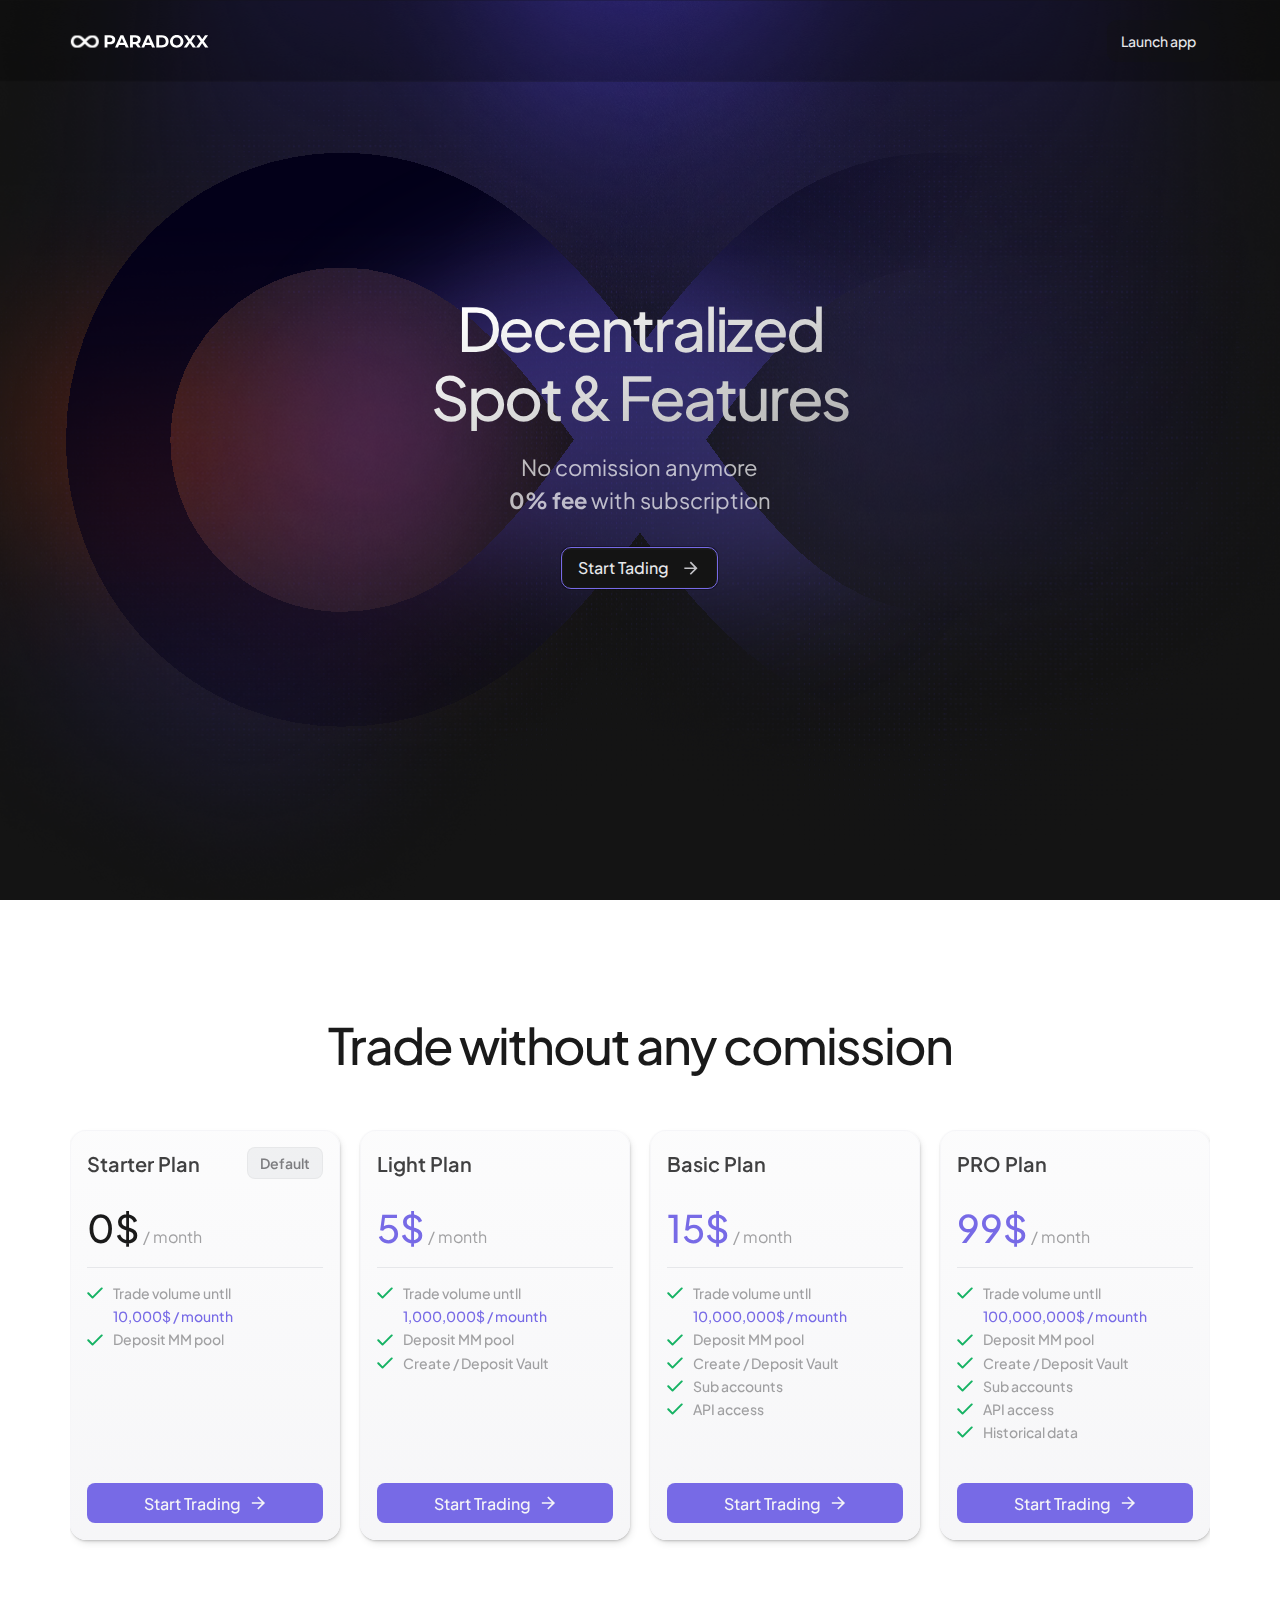
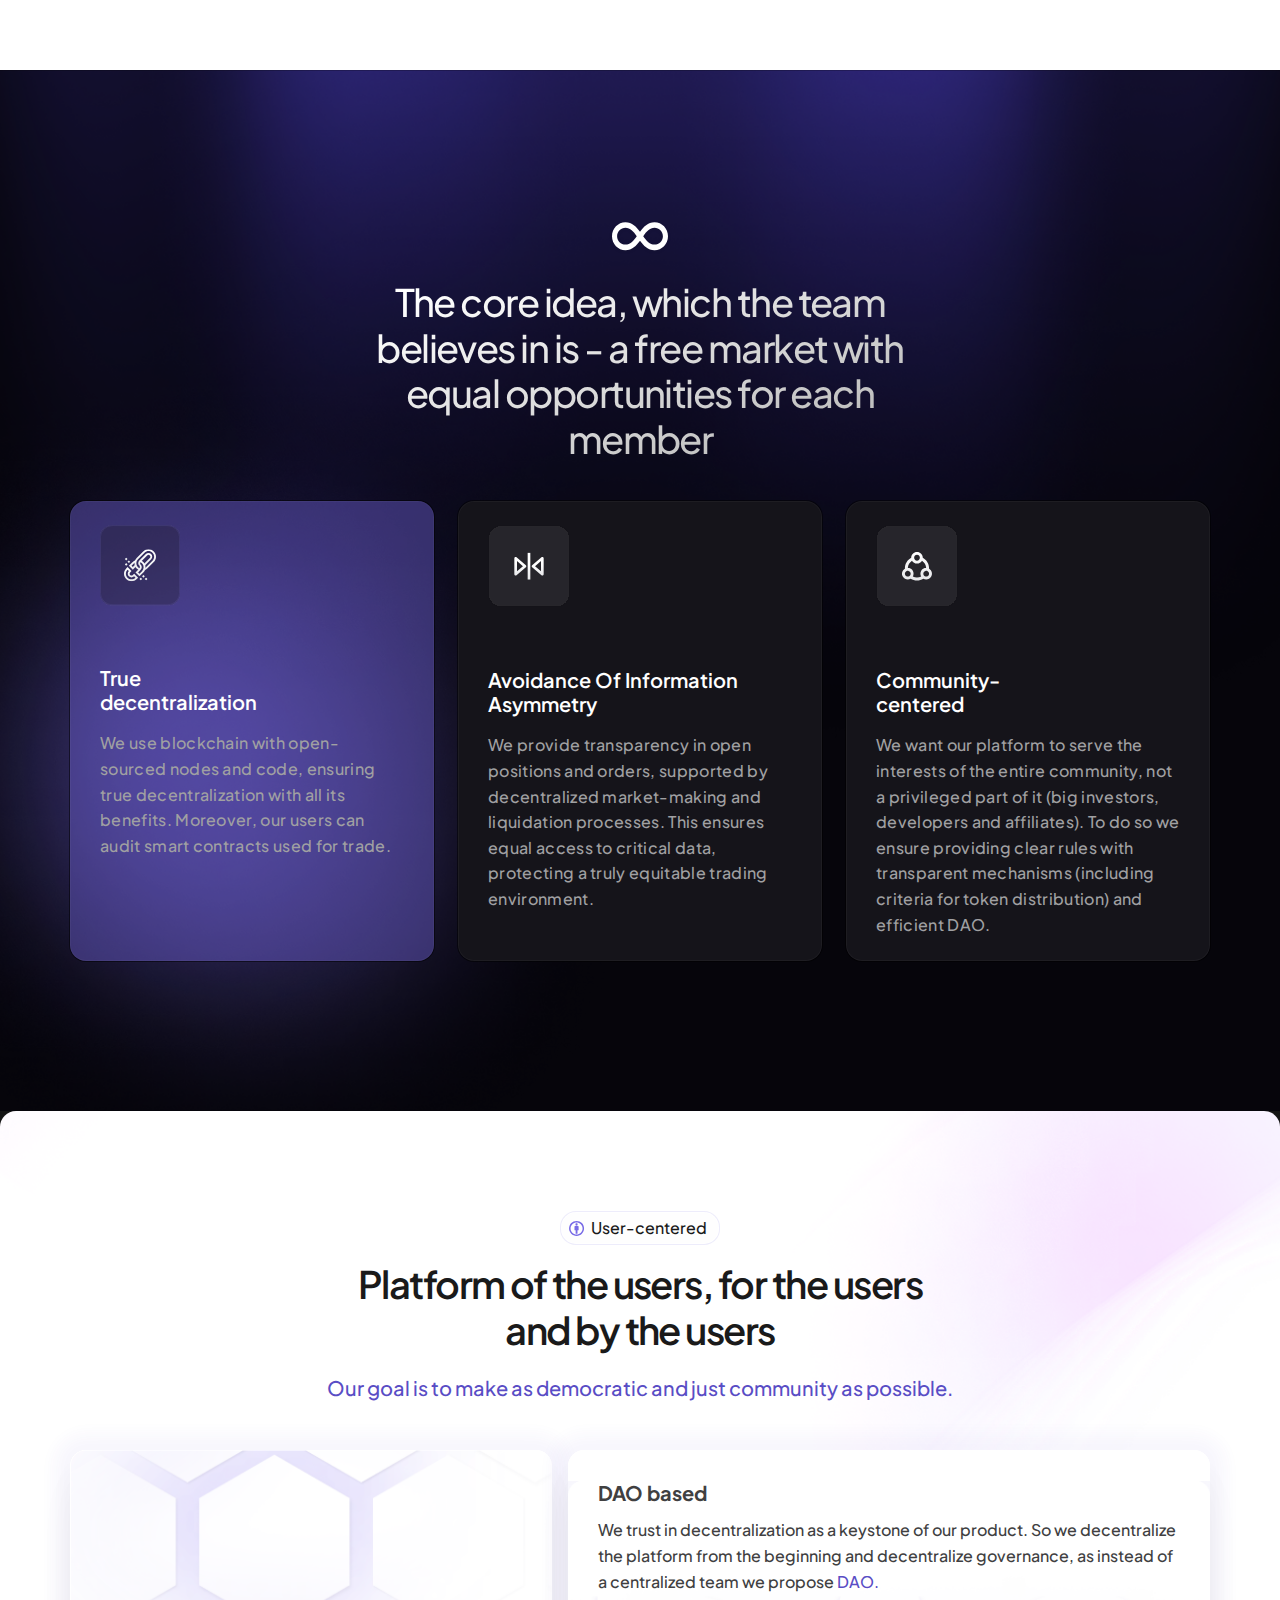
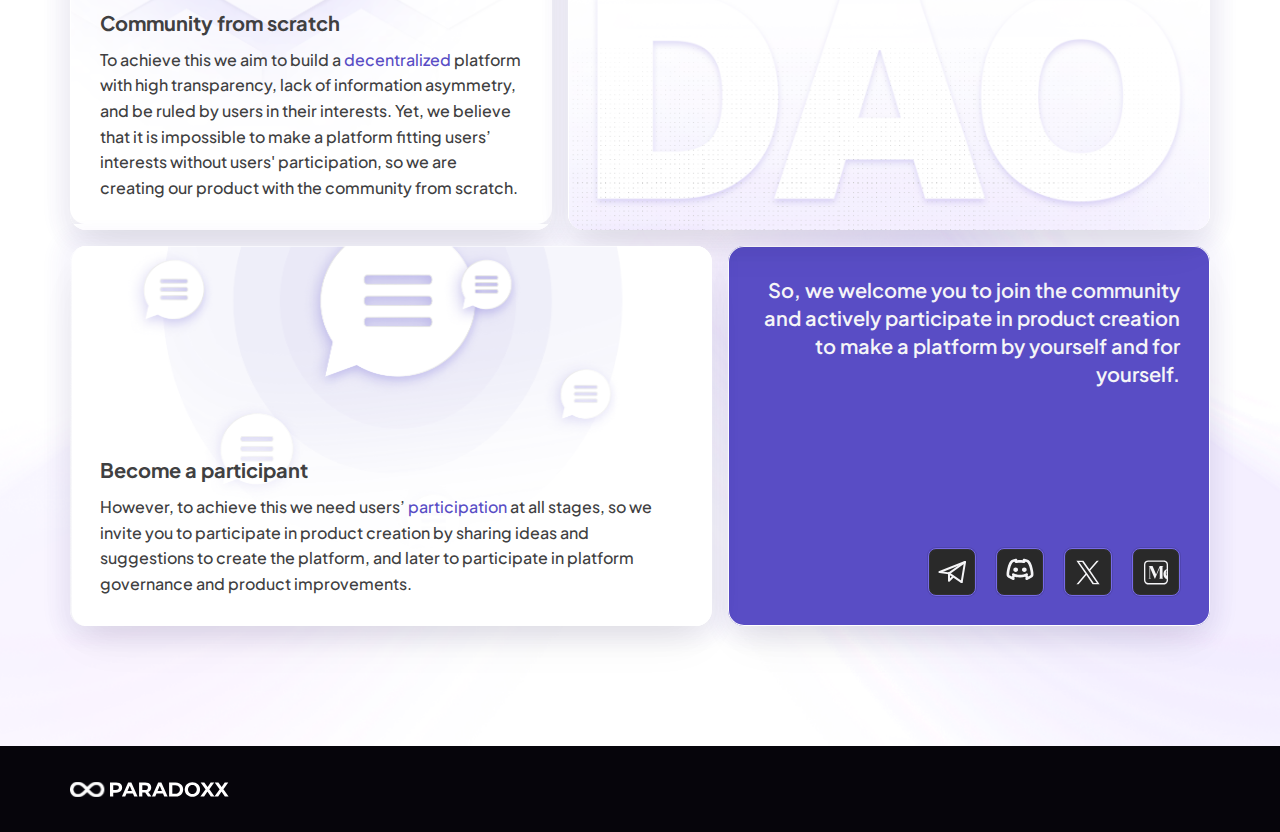
<file: landing.html>
<!DOCTYPE html>
<html lang="ru" class="fixed">
  <head>
    <meta charset="UTF-8" />
    <meta http-equiv="X-UA-Compatible" content="IE=edge" />
    <meta name="viewport" content="width=device-width, initial-scale=1" />
    <meta http-equiv="x-ua-compatible" content="IE=edge" />
    <title>Paradoxx Finance</title>
    <link
      href="https://fonts.googleapis.com/css2?family=Onest:wght@100..900&family=Plus+Jakarta+Sans:ital,wght@0,200..800;1,200..800&display=swap"
      rel="stylesheet"
    />
    <link rel="icon" href="favicon-32x32.png" type="image/x-icon">
    <link rel="shortcut icon" href="favicon-32x32.png" type="image/x-icon">
    <link rel="stylesheet" href="https://cdn.jsdelivr.net/npm/swiper/swiper-bundle.min.css" />
    <link rel="stylesheet" href="css/select2.min.css" />
    <link rel="stylesheet" href="css/jquery-ui.min.css" />
    <link rel="stylesheet" href="css/magnific-popup.css" />
    <link rel="stylesheet" href="css/style.css" />
  </head>

  <body>
    <div class="land-banner">
      <div class="wrapper">
        <div class="top-line">
          <a href="home.html" class="logo">
            <img src="img/logo.svg" alt="" />
          </a>
          <a href="#place-triggers-popup" class="launch-btn popup">Launch app</a>
        </div>
        <div class="info">
          <h1>Decentralized <br> spot & features </h1>
          <p>No comission anymore <br>
            <b>0% fee</b> with subscription
            </p>
          <img src="img/Infinity-img.svg" alt="" class="infinity">
          <a href="https://app.paradoxx.finance" class="start-btn">
            Start Tading
            <img src="img/arr-right.svg" alt="" />
          </a>
        </div>
      </div>
    </div>

    <div class="without-block">
      <div class="wrapper">
        <h2>Trade without any comission</h2>
        <div class="swiper">
          <div class="swiper-wrapper">
            <div class="swiper-slide">
              <div class="item">
                <div class="top">
                  <span>Starter Plan</span>
                  <div class="style">Default</div>
                </div>
                <div class="price-wrap">
                  <b class="price">0$</b>
                  <span> / month</span>
                </div>
                <div class="texts">
                  <p>
                    <img src="img/check-icon.svg" alt="">
                    Trade volume untll  <br>
                    <span class="purple">10,000$ / mounth </span>
                  </p>
                  <p>
                    <img src="img/check-icon.svg" alt="">
                    Deposit MM pool 
                  </p>
                </div>
                <a href="https://app.paradoxx.finance/" class="start-btn" type="button">
                  Start Trading 
                  <img src="img/start-arrow.svg" alt="">
                </a>
              </div>
            </div>
            <div class="swiper-slide">
              <div class="item">
                <div class="top">
                  <span>Light Plan</span>
                </div>
                <div class="price-wrap">
                  <b class="price purple">5$</b>
                  <span> / month</span>
                </div>
                <div class="texts">
                  <p>
                    <img src="img/check-icon.svg" alt="">
                    Trade volume untll <br>
                    <span class="purple">1,000,000$ / mounth</span>
                  </p>
                  <p>
                    <img src="img/check-icon.svg" alt="">
                    Deposit MM pool 
                  </p>
                  <p>
                    <img src="img/check-icon.svg" alt="">
                    Create / Deposit Vault
                  </p>
                </div>
                <a href="https://app.paradoxx.finance/" class="start-btn" type="button">
                  Start Trading 
                  <img src="img/start-arrow.svg" alt="">
                </a>
              </div>
            </div>
            <div class="swiper-slide">
              <div class="item">
                <div class="top">
                  <span>Basic Plan</span>
                </div>
                <div class="price-wrap">
                  <b class="price purple">15$</b>
                  <span> / month</span>
                </div>
                <div class="texts">
                  <p>
                    <img src="img/check-icon.svg" alt="">
                    Trade volume untll <br>
                    <span class="purple">10,000,000$ / mounth</span> 
                  </p>
                  <p>
                    <img src="img/check-icon.svg" alt="">
                    Deposit MM pool 
                  </p>
                  <p>
                    <img src="img/check-icon.svg" alt="">
                    Create / Deposit Vault
                  </p>
                  <p>
                    <img src="img/check-icon.svg" alt="">
                    Sub accounts
                  </p>
                  <p>
                    <img src="img/check-icon.svg" alt="">
                    API access
                  </p>
                </div>
                <a href="https://app.paradoxx.finance/" class="start-btn" type="button">
                  Start Trading 
                  <img src="img/start-arrow.svg" alt="">
                </a>
              </div>
            </div>
            <div class="swiper-slide">
              <div class="item">
                <div class="top">
                  <span>PRO Plan</span>
                </div>
                <div class="price-wrap">
                  <b class="price purple">99$</b>
                  <span> / month</span>
                </div>
                <div class="texts">
                  <p>
                    <img src="img/check-icon.svg" alt="">
                    Trade volume untll  <br>
                    <span class="purple">100,000,000$ / mounth</span>
                  </p>
                  <p>
                    <img src="img/check-icon.svg" alt="">
                    Deposit MM pool 
                  </p>
                  <p>
                    <img src="img/check-icon.svg" alt="">
                    Create / Deposit Vault 
                  </p>
                  <p>
                    <img src="img/check-icon.svg" alt="">
                    Sub accounts 
                  </p>
                  <p>
                    <img src="img/check-icon.svg" alt="">
                    API access 
                  </p>
                  <p>
                    <img src="img/check-icon.svg" alt="">
                    Historical data
                  </p>
                </div>
                <a href="https://app.paradoxx.finance/" class="start-btn" type="button">
                  Start Trading 
                  <img src="img/start-arrow.svg" alt="">
                </a>
              </div>
            </div>
          </div>
        </div>
      </div>
    </div>

    <div class="land-info-block">
      <div class="wrapper">
        <img src="img/infinity-logo.svg" alt="" />
        <h3>
          The core idea, which the team believes in is - a free market with
          equal opportunities for each member
        </h3>
        <div class="land-info-items">
          <div class="land-info-item active">
            <div class="icon">
              <img src="img/land-info-icon1.svg" alt="" />
            </div>
            <h4>
              True <br />
              decentralization
            </h4>
            <p>
              We use blockchain with open-sourced nodes and code, ensuring true
              decentralization with all its benefits. Moreover, our users can
              audit smart contracts used for trade.
            </p>
          </div>
          <div class="land-info-item">
            <div class="icon">
              <img src="img/land-info-icon3.svg" alt="" />
            </div>
            <h4>
              Avoidance Of Information <br />
              Asymmetry
            </h4>
            <p>
              We provide transparency in open positions and orders, supported by
              decentralized market-making and liquidation processes. This
              ensures equal access to critical data, protecting a truly
              equitable trading environment.
            </p>
          </div>
          <div class="land-info-item">
            <div class="icon">
              <img src="img/land-info-icon2.svg" alt="" />
            </div>
            <h4>
              Community- <br />
              centered
            </h4>

            <p>
              We want our platform to serve the interests of the entire
              community, not a privileged part of it (big investors, developers
              and affiliates). To do so we ensure providing clear rules with
              transparent mechanisms (including criteria for token distribution)
              and efficient DAO.
            </p>
          </div>
        </div>
      </div>
    </div>

    <div class="user-centered">
      <div class="wrapper">
        <div class="info-top">
          <button class="user-centered-btn" type="button">
            <img src="img/attribution.svg" alt="">
            User-centered
          </button>
          <h2>Platform of the users, for the users and by the users </h2>
          <p>Our goal is to make as democratic and just community as possible.</p>
        </div>
        <div class="top-items">
          <div class="left">
            <img src="img/centered-img1.png" alt="">
            <div class="texts">
              <h3>Community from scratch</h3>
            <p>To achieve this we aim to build a <span>decentralized</span> 
              platform with high transparency, lack of information
               asymmetry, and be ruled by users in their interests.
                Yet, we believe that it is impossible to make a 
                platform fitting users’ interests without users'
                 participation, so we are creating our product with 
                 the community from scratch.</p>
            </div>
          </div>
          <div class="right">
            <div class="texts">
              <h3>DAO based</h3>
            <p>We trust in decentralization as a keystone of 
              our product. So we decentralize the platform from 
              the beginning and decentralize governance, as 
              instead of a centralized team we propose <span>DAO.</span> </p>
            </div>
              <img src="img/centered-img2.png" alt="">
          </div>
        </div>
        <div class="bottom-items">
          <div class="left">
            <img src="img/centered-img3.png" alt="">
            <div class="texts">
              <h3>Become a participant</h3>
            <p>However, to achieve this we need users’ <span>participation</span> 
              at all stages, so we invite you to participate in product
               creation by sharing ideas and suggestions to create the
                platform, and later to participate in platform governance
                 and product improvements.</p>
            </div>
          </div>
          <div class="right">
            <p>So, we welcome you to join the community and actively 
              participate in product creation to make a platform by 
              yourself and for yourself.</p>
              <div class="social">
                <a target="_blank" href="http://t.me/pdxx_index">
                  <img src="img/soc-icon1.svg" alt="">
                </a>
                <a target="_blank" href="https://discord.gg/PCZmZdrD">
                  <img src="img/soc-icon2.svg" alt="">
                </a>
                <a target="_blank" href="https://x.com/pdxx_index">
                  <img src="img/soc-icon3.svg" alt="">
                </a>
                <a target="_blank" href="https://medium.com/@pdxx.index">
                  <img src="img/soc-icon4.svg" alt="">
                </a>
              </div>
          </div>
        </div>
      </div>
    </div>

    <footer class="footer">
      <div class="wrapper">
        <a href="home.html" class="footer-logo">
          <img src="img/white-logo.svg" alt="">
        </a>
      </div>
    </footer>


    <script src="js/jquery-3.4.1.min.js"></script>
    <script src="js/select2.min.js"></script>
    <script src="js/jquery-ui.min.js"></script>
    <script src="js/jquery.magnific-popup.min.js"></script>
    <script src="js/imask.js"></script>
    <script src="https://cdn.jsdelivr.net/npm/swiper/swiper-bundle.min.js"></script>
    <script src="js/script.js"></script>


    <div id="place-triggers-popup" class="mfp-hide white-popup mfp-with-anim">
      <div class="popup-body">
        <button title="Close (Esc)" type="button" class="mfp-close"></button>
        <h2>Place triggers</h2>
        <div class="info">
          <div class="items">
            <div class="item">
              <span>Avg. Entry Price</span>
              <b>2,092$</b>
            </div>
            <div class="item">
              <span>Oracle Price</span>
              <b>2,091$</b>
            </div>
          </div>
          <div class="top-info">
            <span>Take profit</span>
            <div class="texts">
              <span class="grey">Profit:</span>
              <img src="img/place-triggers-icon.svg" alt="">
              <span class="red">Clear</span>
            </div>
          </div>
          <div class="bottom-info">
            <div class="item1">
              <b><span class="text">TP Price</span> <span class="style">WLD</span></b>
              <input type="number" placeholder="1,100$">
            </div>
            <div class="item1">
              <b><span class="text">Gain</span></b>
              <input type="number" placeholder="0,000%">
            </div>
            <div class="item1">
              <b><span class="text">Gain</span></b>
              <input type="number" placeholder="0,000%">
            </div>
          </div>
          <div class="top-info">
            <span>Take profit</span>
            <div class="texts">
              <span class="grey">Profit:</span>
              <img src="img/place-triggers-icon.svg" alt="">
              <span class="red">Clear</span>
            </div>
          </div>
          <div class="bottom-info">
            <div class="item1">
              <b><span class="text">Stop Loss</span> <span class="style">WLD</span></b>
              <input type="number" placeholder="1,100$">
            </div>
            <div class="item1">
              <b><span class="text">Gain</span></b>
              <input type="number" placeholder="0,000%">
            </div>
            <div class="item1">
              <b><span class="text">Gain</span></b>
              <input type="number" placeholder="0,000%">
            </div>
          </div>
        </div>
        <button class="purple-btn" type="button">Add trigger(s)</button>
      </div>
    </div>
  </body>
</html>
</file>
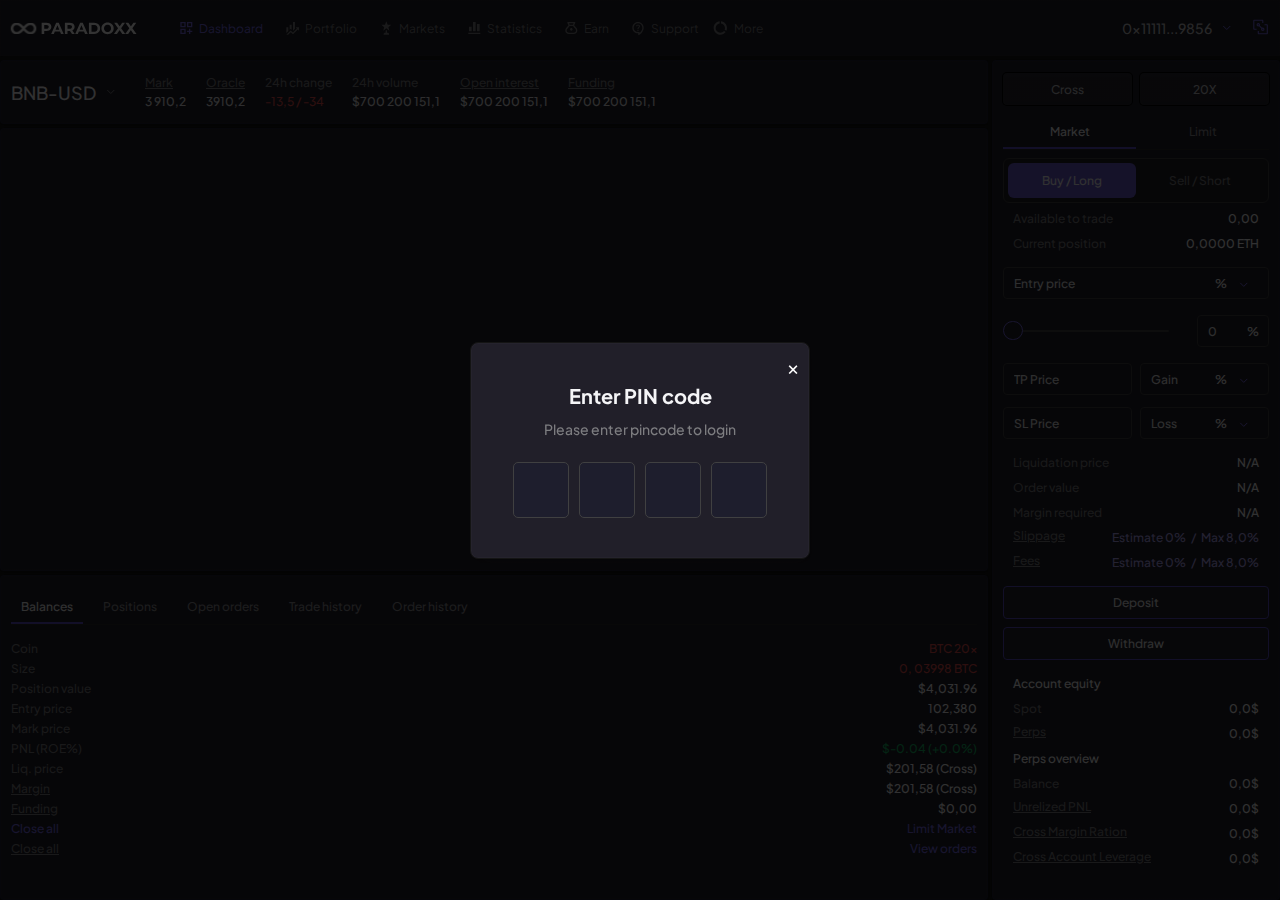
<file: login.html>
<!DOCTYPE html>
<html lang="ru" class="fixed">
  <head>
    <meta charset="UTF-8" />
    <meta http-equiv="X-UA-Compatible" content="IE=edge" />
    <meta name="viewport" content="width=device-width, initial-scale=1" />
    <meta http-equiv="x-ua-compatible" content="IE=edge" />
    <title>Paradoxx Finance</title>
    <link
      href="https://fonts.googleapis.com/css2?family=Onest:wght@100..900&family=Plus+Jakarta+Sans:ital,wght@0,200..800;1,200..800&display=swap"
      rel="stylesheet"
    />
    <link rel="stylesheet" href="css/select2.min.css" />
    <link rel="stylesheet" href="css/jquery-ui.min.css" />
    <link rel="stylesheet" href="css/magnific-popup.css" />
    <link rel="stylesheet" href="css/style.css" />
  </head>

  <body>
    <main class="main">
      <header class="header">
        <a href="index.html" class="logo">
          <img src="img/logo.svg" alt="" />
        </a>
        <div class="menu-wrap">
          <ul class="main-menu">
            <li class="active">
              <a href="#">
                <svg
                  width="17"
                  height="16"
                  viewBox="0 0 17 16"
                  fill="none"
                  xmlns="http://www.w3.org/2000/svg"
                >
                  <path
                    d="M2.31689 2H7.65023V7.33333H2.31689V2ZM8.98356 2H14.3169V7.33333H8.98356V2ZM2.31689 8.66667H7.65023V14H2.31689V8.66667ZM10.9836 8.66667H12.3169V10.6667H14.3169V12H12.3169V14H10.9836V12H8.98356V10.6667H10.9836V8.66667ZM10.3169 3.33333V6H12.9836V3.33333H10.3169ZM3.65023 3.33333V6H6.31689V3.33333H3.65023ZM3.65023 10V12.6667H6.31689V10H3.65023Z"
                  />
                </svg>
                Dashboard
              </a>
            </li>
            <li>
              <a href="#">
                <svg
                  width="17"
                  height="16"
                  viewBox="0 0 17 16"
                  fill="none"
                  xmlns="http://www.w3.org/2000/svg"
                >
                  <path
                    d="M4.31689 11L2.31689 12.96V7.33333H4.31689M7.65023 9.77333L6.60356 8.88L5.65023 9.76V4.66667H7.65023M10.9836 8.66667L8.98356 10.6667V2H10.9836M12.8569 8.54L11.6502 7.33333H14.9836V10.6667L13.7902 9.47333L8.98356 14.24L6.67023 12.2267L4.15023 14.6667H2.31689L6.63023 10.44L8.98356 12.4267"
                  />
                </svg>
                Portfolio
              </a>
            </li>
            <li>
              <a href="#">
                <svg
                  width="17"
                  height="16"
                  viewBox="0 0 17 16"
                  fill="none"
                  xmlns="http://www.w3.org/2000/svg"
                >
                  <path
                    d="M10.4502 7.13333L11.3835 10.6667L8.31688 8.13333L5.25021 10.6667L6.18354 7.19999L3.38354 4.86666L6.98354 4.66666L8.31688 1.33333L9.65021 4.66666L13.2502 4.86666L10.4502 7.13333ZM9.65021 12.6667H8.98354V10.6667L8.31688 9.99999L7.65021 10.6667V12.6667H6.98354C6.25021 12.6667 5.65021 13.2667 5.65021 14V14.6667H10.9835V14C10.9835 13.6464 10.8431 13.3072 10.593 13.0572C10.343 12.8071 10.0038 12.6667 9.65021 12.6667Z"
                  />
                </svg>
                Markets
              </a>
            </li>
            <li>
              <a href="#">
                <svg
                  width="17"
                  height="16"
                  viewBox="0 0 17 16"
                  fill="none"
                  xmlns="http://www.w3.org/2000/svg"
                >
                  <path
                    d="M14.3169 14H2.31689V12.6667H14.3169V14ZM5.65023 6.66667H2.98356V11.3333H5.65023V6.66667ZM9.65023 2H6.98356V11.3333H9.65023V2ZM13.6502 4H10.9836V11.3333H13.6502V4Z"
                  />
                </svg>
                Statistics
              </a>
            </li>
            <li>
              <a href="#">
                <svg
                  width="17"
                  height="16"
                  viewBox="0 0 17 16"
                  fill="none"
                  xmlns="http://www.w3.org/2000/svg"
                >
                  <path
                    d="M5.91689 14C4.90578 14 4.05289 13.6529 3.35823 12.9587C2.66356 12.2644 2.31645 11.4116 2.31689 10.4C2.31689 9.97778 2.38912 9.56667 2.53356 9.16667C2.67801 8.76667 2.88356 8.40556 3.15023 8.08333L5.5169 5.23333L4.38356 2.96667C4.27245 2.74444 4.2809 2.52778 4.4089 2.31667C4.5369 2.10556 4.72845 2 4.98356 2H11.6502C11.9058 2 12.0976 2.10556 12.2256 2.31667C12.3536 2.52778 12.3618 2.74444 12.2502 2.96667L11.1169 5.23333L13.4836 8.08333C13.7502 8.40556 13.9558 8.76667 14.1002 9.16667C14.2447 9.56667 14.3169 9.97778 14.3169 10.4C14.3169 11.4111 13.9669 12.264 13.2669 12.9587C12.5669 13.6533 11.7169 14.0004 10.7169 14H5.91689ZM8.3169 10.6667C7.95023 10.6667 7.63645 10.5362 7.37556 10.2753C7.11467 10.0144 6.98401 9.70044 6.98356 9.33333C6.98312 8.96622 7.11378 8.65244 7.37556 8.392C7.63734 8.13156 7.95112 8.00089 8.3169 8C8.68267 7.99911 8.99667 8.12978 9.2589 8.392C9.52112 8.65422 9.65156 8.968 9.65023 9.33333C9.6489 9.69867 9.51845 10.0127 9.2589 10.2753C8.99934 10.538 8.68534 10.6684 8.3169 10.6667ZM6.73356 4.66667H9.90023L10.5669 3.33333H6.0669L6.73356 4.66667ZM5.91689 12.6667H10.7169C11.3502 12.6667 11.8865 12.4473 12.3256 12.0087C12.7647 11.57 12.984 11.0338 12.9836 10.4C12.9836 10.1333 12.9362 9.87511 12.8416 9.62533C12.7469 9.37556 12.6165 9.15044 12.4502 8.95L10.0002 6H6.65023L4.18356 8.93333C4.0169 9.13333 3.88645 9.36111 3.79223 9.61667C3.69801 9.87222 3.65067 10.1333 3.65023 10.4C3.65023 11.0333 3.86978 11.5696 4.30889 12.0087C4.74801 12.4478 5.28401 12.6671 5.91689 12.6667Z"
                  />
                </svg>
                Earn
              </a>
            </li>
            <li>
              <a href="#">
                <svg
                  width="17"
                  height="16"
                  viewBox="0 0 17 16"
                  fill="none"
                  xmlns="http://www.w3.org/2000/svg"
                >
                  <path
                    d="M8.31689 15.3333L8.15023 13.3333H7.98356C6.40578 13.3333 5.06689 12.7833 3.96689 11.6833C2.86689 10.5833 2.31689 9.24444 2.31689 7.66667C2.31689 6.08889 2.86689 4.75 3.96689 3.65C5.06689 2.55 6.40578 2 7.98356 2C8.77245 2 9.50867 2.14711 10.1922 2.44133C10.8758 2.73556 11.4758 3.14111 11.9922 3.658C12.5087 4.17489 12.914 4.77489 13.2082 5.458C13.5024 6.14111 13.6498 6.87733 13.6502 7.66667C13.6502 8.5 13.5142 9.3 13.2422 10.0667C12.9702 10.8333 12.5978 11.5444 12.1249 12.2C11.652 12.8556 11.0909 13.45 10.4416 13.9833C9.79223 14.5167 9.08401 14.9667 8.31689 15.3333ZM9.65023 12.9C10.4391 12.2333 11.0809 11.4529 11.5756 10.5587C12.0702 9.66444 12.3173 8.70044 12.3169 7.66667C12.3169 6.45556 11.8973 5.43067 11.0582 4.592C10.2191 3.75333 9.19423 3.33378 7.98356 3.33333C6.77289 3.33289 5.74801 3.75244 4.90889 4.592C4.06978 5.43156 3.65023 6.45644 3.65023 7.66667C3.65023 8.87689 4.06978 9.902 4.90889 10.742C5.74801 11.582 6.77289 12.0013 7.98356 12H9.65023V12.9ZM7.96689 11.3167C8.15578 11.3167 8.31689 11.25 8.45023 11.1167C8.58356 10.9833 8.65023 10.8222 8.65023 10.6333C8.65023 10.4444 8.58356 10.2833 8.45023 10.15C8.31689 10.0167 8.15578 9.95 7.96689 9.95C7.77801 9.95 7.61689 10.0167 7.48356 10.15C7.35023 10.2833 7.28356 10.4444 7.28356 10.6333C7.28356 10.8222 7.35023 10.9833 7.48356 11.1167C7.61689 11.25 7.77801 11.3167 7.96689 11.3167ZM7.48356 9.2H8.48356C8.48356 8.86667 8.51689 8.63333 8.58356 8.5C8.65023 8.36667 8.86134 8.12222 9.21689 7.76667C9.41689 7.56667 9.58356 7.35 9.71689 7.11667C9.85023 6.88333 9.91689 6.63333 9.91689 6.36667C9.91689 5.8 9.72534 5.37511 9.34223 5.092C8.95912 4.80889 8.50623 4.66711 7.98356 4.66667C7.49467 4.66667 7.08356 4.80289 6.75023 5.07533C6.41689 5.34778 6.18356 5.67822 6.05023 6.06667L6.98356 6.43333C7.03912 6.24444 7.14467 6.05844 7.30023 5.87533C7.45578 5.69222 7.68356 5.60044 7.98356 5.6C8.28356 5.59956 8.50867 5.68289 8.65889 5.85C8.80912 6.01711 8.88401 6.20044 8.88356 6.4C8.88356 6.58889 8.82801 6.75844 8.71689 6.90867C8.60578 7.05889 8.47245 7.21156 8.31689 7.36667C7.92801 7.7 7.69201 7.964 7.60889 8.15867C7.52578 8.35333 7.48401 8.70044 7.48356 9.2Z"
                  />
                </svg>
                Support
              </a>
            </li>
            <li>
              <button class="more" type="button">
                <svg
                  width="17"
                  height="16"
                  viewBox="0 0 17 16"
                  fill="none"
                  xmlns="http://www.w3.org/2000/svg"
                >
                  <path
                    d="M8.98348 1.36667V3.38667C11.2435 3.71334 12.9835 5.64667 12.9835 8C12.9835 8.6 12.8635 9.16667 12.6501 9.69333L14.3968 10.7133C14.7701 9.88667 14.9835 8.96667 14.9835 8C14.9835 4.54667 12.3501 1.7 8.98348 1.36667ZM8.31681 12.6667C7.07914 12.6667 5.89215 12.175 5.01698 11.2998C4.14181 10.4247 3.65015 9.23768 3.65015 8C3.65015 5.64667 5.39015 3.71334 7.65015 3.38667V1.36667C4.27681 1.7 1.65015 4.54 1.65015 8C1.65015 9.76811 2.35253 11.4638 3.60277 12.714C4.22183 13.3331 4.95675 13.8242 5.76559 14.1592C6.57443 14.4942 7.44133 14.6667 8.31681 14.6667C10.5168 14.6667 12.4701 13.5933 13.6835 11.94L11.9501 10.92C11.5172 11.4683 10.9649 11.9106 10.3353 12.2132C9.70573 12.5159 9.01538 12.671 8.31681 12.6667Z"
                  />
                </svg>
                More
              </button>
              <div class="drop-menu-wrap">
                <a href="#">Testnet</a>
                <a href="#">Testnet</a>
                <a href="#">Testnet</a>
                <a href="#">Testnet</a>
                <a href="#">Testnet</a>
                <a href="#">Testnet</a>
                <a href="#">Testnet</a>
              </div>
            </li>
          </ul>
        </div>
        <div class="header-info">
          <button type="button" class="login">
            0x11111...9856 <img src="img/select-arrow.svg" alt="" />
          </button>
          <button class="icon">
            <img src="img/cabinet-icon.svg" alt="" />
          </button>
        </div>
      </header>
      <div class="main-info">
        <div class="left-info">
          <div class="wrap">
            <div class="left">
              <div class="top-info">
                <div class="drop-wrap">
                  <button class="drop-btn" type="button">
                    BNB-USD
                    <img src="img/arr-down.svg" alt="" />
                  </button>
                  <div class="drop-hide">
                    <input
                      type="text"
                      placeholder="Search coins.."
                      class="search"
                    />
                    <div class="tabs">
                      <div class="tabs-buttons">
                        <button
                          class="tab-button active"
                          data-tab="tab11"
                          type="button"
                        >
                          All coins
                        </button>
                        <button
                          class="tab-button"
                          data-tab="tab12"
                          type="button"
                        >
                          Perps
                        </button>
                        <button
                          class="tab-button"
                          data-tab="tab13"
                          type="button"
                        >
                          Spot
                        </button>
                        <button
                          class="tab-button"
                          data-tab="tab14"
                          type="button"
                        >
                          Trending
                        </button>
                        <button
                          class="tab-button"
                          data-tab="tab15"
                          type="button"
                        >
                          DEX
                        </button>
                        <button
                          class="tab-button"
                          data-tab="tab16"
                          type="button"
                        >
                          Pre-launch
                        </button>
                      </div>
                      <div class="tabs-content">
                        <div class="tab-content active" id="tab11">
                          <div class="top">
                            <span
                              >Market / Volume
                              <img src="img/arrs-icon.svg" alt=""
                            /></span>
                            <span
                              >Price <img src="img/arrs-icon.svg" alt=""
                            /></span>
                          </div>
                          <div class="items">
                            <div class="item">
                              <span class="star">
                                <img src="img/star.svg" alt="" />
                              </span>
                              <div class="info">
                                <span class="icon-wrap">
                                  <img src="img/icon1.svg" alt="" />
                                </span>
                                <div class="texts2">
                                  <span class="white">ETH-USD</span>
                                  <span class="grey">4 012,9</span>
                                </div>
                              </div>
                              <div class="text-wrap">
                                <span class="white">106,619.50</span>
                                <span class="green">+0,43%</span>
                              </div>
                            </div>
                            <div class="item">
                              <span class="star">
                                <img src="img/star.svg" alt="" />
                              </span>
                              <div class="info">
                                <span class="icon-wrap">
                                  <img src="img/icon5.svg" alt="" />
                                </span>
                                <div class="texts2">
                                  <span class="white">AKT-USD</span>
                                  <span class="grey">4 012,9</span>
                                </div>
                              </div>
                              <div class="text-wrap">
                                <span class="white">106,619.50</span>
                                <span class="red">-5.16%</span>
                              </div>
                            </div>
                            <div class="item">
                              <span class="star">
                                <img src="img/star.svg" alt="" />
                              </span>
                              <div class="info">
                                <span class="icon-wrap">
                                  <img src="img/icon3.svg" alt="" />
                                </span>
                                <div class="texts2">
                                  <span class="white">AKT-USD</span>
                                  <span class="grey">4 012,9</span>
                                </div>
                              </div>
                              <div class="text-wrap">
                                <span class="white">106,619.50</span>
                                <span class="red">-5.16%</span>
                              </div>
                            </div>
                            <div class="item">
                              <span class="star">
                                <img src="img/star.svg" alt="" />
                              </span>
                              <div class="info">
                                <span class="icon-wrap">
                                  <img src="img/icon4.svg" alt="" />
                                </span>
                                <div class="texts2">
                                  <span class="white">AKT-USD</span>
                                  <span class="grey">4 012,9</span>
                                </div>
                              </div>
                              <div class="text-wrap">
                                <span class="white">106,619.50</span>
                                <span class="red">-5.16%</span>
                              </div>
                            </div>
                            <div class="item">
                              <span class="star">
                                <img src="img/star.svg" alt="" />
                              </span>
                              <div class="info">
                                <span class="icon-wrap">
                                  <img src="img/icon5.svg" alt="" />
                                </span>
                                <div class="texts2">
                                  <span class="white">AKT-USD</span>
                                  <span class="grey">4 012,9</span>
                                </div>
                              </div>
                              <div class="text-wrap">
                                <span class="white">106,619.50</span>
                                <span class="red">-5.16%</span>
                              </div>
                            </div>
                            <div class="item">
                              <span class="star">
                                <img src="img/star.svg" alt="" />
                              </span>
                              <div class="info">
                                <span class="icon-wrap">
                                  <img src="img/icon6.svg" alt="" />
                                </span>
                                <div class="texts2">
                                  <span class="white">AKT-USD</span>
                                  <span class="grey">4 012,9</span>
                                </div>
                              </div>
                              <div class="text-wrap">
                                <span class="white">106,619.50</span>
                                <span class="red">-5.16%</span>
                              </div>
                            </div>
                            <div class="item">
                              <span class="star">
                                <img src="img/star.svg" alt="" />
                              </span>
                              <div class="info">
                                <span class="icon-wrap">
                                  <img src="img/icon7.svg" alt="" />
                                </span>
                                <div class="texts2">
                                  <span class="white">AKT-USD</span>
                                  <span class="grey">4 012,9</span>
                                </div>
                              </div>
                              <div class="text-wrap">
                                <span class="white">106,619.50</span>
                                <span class="red">-5.16%</span>
                              </div>
                            </div>
                            <div class="item">
                              <span class="star">
                                <img src="img/star.svg" alt="" />
                              </span>
                              <div class="info">
                                <span class="icon-wrap">
                                  <img src="img/icon7.svg" alt="" />
                                </span>
                                <div class="texts2">
                                  <span class="white">AKT-USD</span>
                                  <span class="grey">4 012,9</span>
                                </div>
                              </div>
                              <div class="text-wrap">
                                <span class="white">106,619.50</span>
                                <span class="red">-5.16%</span>
                              </div>
                            </div>
                            <div class="item">
                              <span class="star">
                                <img src="img/star.svg" alt="" />
                              </span>
                              <div class="info">
                                <span class="icon-wrap">
                                  <img src="img/icon7.svg" alt="" />
                                </span>
                                <div class="texts2">
                                  <span class="white">AKT-USD</span>
                                  <span class="grey">4 012,9</span>
                                </div>
                              </div>
                              <div class="text-wrap">
                                <span class="white">106,619.50</span>
                                <span class="red">-5.16%</span>
                              </div>
                            </div>
                          </div>
                        </div>
                        <div class="tab-content" id="tab12">
                          <div class="top">
                            <span
                              >Market / Volume
                              <img src="img/arrs-icon.svg" alt=""
                            /></span>
                            <span
                              >Price <img src="img/arrs-icon.svg" alt=""
                            /></span>
                          </div>
                          <div class="items">
                            <div class="item">
                              <span class="star">
                                <img src="img/star.svg" alt="" />
                              </span>
                              <div class="info">
                                <span class="icon-wrap">
                                  <img src="img/icon5.svg" alt="" />
                                </span>
                                <div class="texts2">
                                  <span class="white">ETH-USD</span>
                                  <span class="grey">4 012,9</span>
                                </div>
                              </div>
                              <div class="text-wrap">
                                <span class="white">106,619.50</span>
                                <span class="green">+0,43%</span>
                              </div>
                            </div>
                            <div class="item">
                              <span class="star">
                                <img src="img/star.svg" alt="" />
                              </span>
                              <div class="info">
                                <span class="icon-wrap">
                                  <img src="img/icon5.svg" alt="" />
                                </span>
                                <div class="texts2">
                                  <span class="white">AKT-USD</span>
                                  <span class="grey">4 012,9</span>
                                </div>
                              </div>
                              <div class="text-wrap">
                                <span class="white">106,619.50</span>
                                <span class="red">-5.16%</span>
                              </div>
                            </div>
                            <div class="item">
                              <span class="star">
                                <img src="img/star.svg" alt="" />
                              </span>
                              <div class="info">
                                <span class="icon-wrap">
                                  <img src="img/icon3.svg" alt="" />
                                </span>
                                <div class="texts2">
                                  <span class="white">AKT-USD</span>
                                  <span class="grey">4 012,9</span>
                                </div>
                              </div>
                              <div class="text-wrap">
                                <span class="white">106,619.50</span>
                                <span class="red">-5.16%</span>
                              </div>
                            </div>
                            <div class="item">
                              <span class="star">
                                <img src="img/star.svg" alt="" />
                              </span>
                              <div class="info">
                                <span class="icon-wrap">
                                  <img src="img/icon4.svg" alt="" />
                                </span>
                                <div class="texts2">
                                  <span class="white">AKT-USD</span>
                                  <span class="grey">4 012,9</span>
                                </div>
                              </div>
                              <div class="text-wrap">
                                <span class="white">106,619.50</span>
                                <span class="red">-5.16%</span>
                              </div>
                            </div>
                            <div class="item">
                              <span class="star">
                                <img src="img/star.svg" alt="" />
                              </span>
                              <div class="info">
                                <span class="icon-wrap">
                                  <img src="img/icon5.svg" alt="" />
                                </span>
                                <div class="texts2">
                                  <span class="white">AKT-USD</span>
                                  <span class="grey">4 012,9</span>
                                </div>
                              </div>
                              <div class="text-wrap">
                                <span class="white">106,619.50</span>
                                <span class="red">-5.16%</span>
                              </div>
                            </div>
                            <div class="item">
                              <span class="star">
                                <img src="img/star.svg" alt="" />
                              </span>
                              <div class="info">
                                <span class="icon-wrap">
                                  <img src="img/icon6.svg" alt="" />
                                </span>
                                <div class="texts2">
                                  <span class="white">AKT-USD</span>
                                  <span class="grey">4 012,9</span>
                                </div>
                              </div>
                              <div class="text-wrap">
                                <span class="white">106,619.50</span>
                                <span class="red">-5.16%</span>
                              </div>
                            </div>
                            <div class="item">
                              <span class="star">
                                <img src="img/star.svg" alt="" />
                              </span>
                              <div class="info">
                                <span class="icon-wrap">
                                  <img src="img/icon7.svg" alt="" />
                                </span>
                                <div class="texts2">
                                  <span class="white">AKT-USD</span>
                                  <span class="grey">4 012,9</span>
                                </div>
                              </div>
                              <div class="text-wrap">
                                <span class="white">106,619.50</span>
                                <span class="red">-5.16%</span>
                              </div>
                            </div>
                            <div class="item">
                              <span class="star">
                                <img src="img/star.svg" alt="" />
                              </span>
                              <div class="info">
                                <span class="icon-wrap">
                                  <img src="img/icon7.svg" alt="" />
                                </span>
                                <div class="texts2">
                                  <span class="white">AKT-USD</span>
                                  <span class="grey">4 012,9</span>
                                </div>
                              </div>
                              <div class="text-wrap">
                                <span class="white">106,619.50</span>
                                <span class="red">-5.16%</span>
                              </div>
                            </div>
                            <div class="item">
                              <span class="star">
                                <img src="img/star.svg" alt="" />
                              </span>
                              <div class="info">
                                <span class="icon-wrap">
                                  <img src="img/icon7.svg" alt="" />
                                </span>
                                <div class="texts2">
                                  <span class="white">AKT-USD</span>
                                  <span class="grey">4 012,9</span>
                                </div>
                              </div>
                              <div class="text-wrap">
                                <span class="white">106,619.50</span>
                                <span class="red">-5.16%</span>
                              </div>
                            </div>
                          </div>
                        </div>
                        <div class="tab-content" id="tab13">
                          <div class="top">
                            <span
                              >Market / Volume
                              <img src="img/arrs-icon.svg" alt=""
                            /></span>
                            <span
                              >Price <img src="img/arrs-icon.svg" alt=""
                            /></span>
                          </div>
                          <div class="items">
                            <div class="item">
                              <span class="star">
                                <img src="img/star.svg" alt="" />
                              </span>
                              <div class="info">
                                <span class="icon-wrap">
                                  <img src="img/icon4.svg" alt="" />
                                </span>
                                <div class="texts2">
                                  <span class="white">ETH-USD</span>
                                  <span class="grey">4 012,9</span>
                                </div>
                              </div>
                              <div class="text-wrap">
                                <span class="white">106,619.50</span>
                                <span class="green">+0,43%</span>
                              </div>
                            </div>
                            <div class="item">
                              <span class="star">
                                <img src="img/star.svg" alt="" />
                              </span>
                              <div class="info">
                                <span class="icon-wrap">
                                  <img src="img/icon5.svg" alt="" />
                                </span>
                                <div class="texts2">
                                  <span class="white">AKT-USD</span>
                                  <span class="grey">4 012,9</span>
                                </div>
                              </div>
                              <div class="text-wrap">
                                <span class="white">106,619.50</span>
                                <span class="red">-5.16%</span>
                              </div>
                            </div>
                            <div class="item">
                              <span class="star">
                                <img src="img/star.svg" alt="" />
                              </span>
                              <div class="info">
                                <span class="icon-wrap">
                                  <img src="img/icon3.svg" alt="" />
                                </span>
                                <div class="texts2">
                                  <span class="white">AKT-USD</span>
                                  <span class="grey">4 012,9</span>
                                </div>
                              </div>
                              <div class="text-wrap">
                                <span class="white">106,619.50</span>
                                <span class="red">-5.16%</span>
                              </div>
                            </div>
                            <div class="item">
                              <span class="star">
                                <img src="img/star.svg" alt="" />
                              </span>
                              <div class="info">
                                <span class="icon-wrap">
                                  <img src="img/icon4.svg" alt="" />
                                </span>
                                <div class="texts2">
                                  <span class="white">AKT-USD</span>
                                  <span class="grey">4 012,9</span>
                                </div>
                              </div>
                              <div class="text-wrap">
                                <span class="white">106,619.50</span>
                                <span class="red">-5.16%</span>
                              </div>
                            </div>
                            <div class="item">
                              <span class="star">
                                <img src="img/star.svg" alt="" />
                              </span>
                              <div class="info">
                                <span class="icon-wrap">
                                  <img src="img/icon5.svg" alt="" />
                                </span>
                                <div class="texts2">
                                  <span class="white">AKT-USD</span>
                                  <span class="grey">4 012,9</span>
                                </div>
                              </div>
                              <div class="text-wrap">
                                <span class="white">106,619.50</span>
                                <span class="red">-5.16%</span>
                              </div>
                            </div>
                            <div class="item">
                              <span class="star">
                                <img src="img/star.svg" alt="" />
                              </span>
                              <div class="info">
                                <span class="icon-wrap">
                                  <img src="img/icon6.svg" alt="" />
                                </span>
                                <div class="texts2">
                                  <span class="white">AKT-USD</span>
                                  <span class="grey">4 012,9</span>
                                </div>
                              </div>
                              <div class="text-wrap">
                                <span class="white">106,619.50</span>
                                <span class="red">-5.16%</span>
                              </div>
                            </div>
                            <div class="item">
                              <span class="star">
                                <img src="img/star.svg" alt="" />
                              </span>
                              <div class="info">
                                <span class="icon-wrap">
                                  <img src="img/icon7.svg" alt="" />
                                </span>
                                <div class="texts2">
                                  <span class="white">AKT-USD</span>
                                  <span class="grey">4 012,9</span>
                                </div>
                              </div>
                              <div class="text-wrap">
                                <span class="white">106,619.50</span>
                                <span class="red">-5.16%</span>
                              </div>
                            </div>
                            <div class="item">
                              <span class="star">
                                <img src="img/star.svg" alt="" />
                              </span>
                              <div class="info">
                                <span class="icon-wrap">
                                  <img src="img/icon7.svg" alt="" />
                                </span>
                                <div class="texts2">
                                  <span class="white">AKT-USD</span>
                                  <span class="grey">4 012,9</span>
                                </div>
                              </div>
                              <div class="text-wrap">
                                <span class="white">106,619.50</span>
                                <span class="red">-5.16%</span>
                              </div>
                            </div>
                            <div class="item">
                              <span class="star">
                                <img src="img/star.svg" alt="" />
                              </span>
                              <div class="info">
                                <span class="icon-wrap">
                                  <img src="img/icon7.svg" alt="" />
                                </span>
                                <div class="texts2">
                                  <span class="white">AKT-USD</span>
                                  <span class="grey">4 012,9</span>
                                </div>
                              </div>
                              <div class="text-wrap">
                                <span class="white">106,619.50</span>
                                <span class="red">-5.16%</span>
                              </div>
                            </div>
                          </div>
                        </div>
                        <div class="tab-content" id="tab14">
                          <div class="top">
                            <span
                              >Market / Volume
                              <img src="img/arrs-icon.svg" alt=""
                            /></span>
                            <span
                              >Price <img src="img/arrs-icon.svg" alt=""
                            /></span>
                          </div>
                          <div class="items">
                            <div class="item">
                              <span class="star">
                                <img src="img/star.svg" alt="" />
                              </span>
                              <div class="info">
                                <span class="icon-wrap">
                                  <img src="img/icon7.svg" alt="" />
                                </span>
                                <div class="texts2">
                                  <span class="white">ETH-USD</span>
                                  <span class="grey">4 012,9</span>
                                </div>
                              </div>
                              <div class="text-wrap">
                                <span class="white">106,619.50</span>
                                <span class="green">+0,43%</span>
                              </div>
                            </div>
                            <div class="item">
                              <span class="star">
                                <img src="img/star.svg" alt="" />
                              </span>
                              <div class="info">
                                <span class="icon-wrap">
                                  <img src="img/icon5.svg" alt="" />
                                </span>
                                <div class="texts2">
                                  <span class="white">AKT-USD</span>
                                  <span class="grey">4 012,9</span>
                                </div>
                              </div>
                              <div class="text-wrap">
                                <span class="white">106,619.50</span>
                                <span class="red">-5.16%</span>
                              </div>
                            </div>
                            <div class="item">
                              <span class="star">
                                <img src="img/star.svg" alt="" />
                              </span>
                              <div class="info">
                                <span class="icon-wrap">
                                  <img src="img/icon3.svg" alt="" />
                                </span>
                                <div class="texts2">
                                  <span class="white">AKT-USD</span>
                                  <span class="grey">4 012,9</span>
                                </div>
                              </div>
                              <div class="text-wrap">
                                <span class="white">106,619.50</span>
                                <span class="red">-5.16%</span>
                              </div>
                            </div>
                            <div class="item">
                              <span class="star">
                                <img src="img/star.svg" alt="" />
                              </span>
                              <div class="info">
                                <span class="icon-wrap">
                                  <img src="img/icon4.svg" alt="" />
                                </span>
                                <div class="texts2">
                                  <span class="white">AKT-USD</span>
                                  <span class="grey">4 012,9</span>
                                </div>
                              </div>
                              <div class="text-wrap">
                                <span class="white">106,619.50</span>
                                <span class="red">-5.16%</span>
                              </div>
                            </div>
                            <div class="item">
                              <span class="star">
                                <img src="img/star.svg" alt="" />
                              </span>
                              <div class="info">
                                <span class="icon-wrap">
                                  <img src="img/icon5.svg" alt="" />
                                </span>
                                <div class="texts2">
                                  <span class="white">AKT-USD</span>
                                  <span class="grey">4 012,9</span>
                                </div>
                              </div>
                              <div class="text-wrap">
                                <span class="white">106,619.50</span>
                                <span class="red">-5.16%</span>
                              </div>
                            </div>
                            <div class="item">
                              <span class="star">
                                <img src="img/star.svg" alt="" />
                              </span>
                              <div class="info">
                                <span class="icon-wrap">
                                  <img src="img/icon6.svg" alt="" />
                                </span>
                                <div class="texts2">
                                  <span class="white">AKT-USD</span>
                                  <span class="grey">4 012,9</span>
                                </div>
                              </div>
                              <div class="text-wrap">
                                <span class="white">106,619.50</span>
                                <span class="red">-5.16%</span>
                              </div>
                            </div>
                            <div class="item">
                              <span class="star">
                                <img src="img/star.svg" alt="" />
                              </span>
                              <div class="info">
                                <span class="icon-wrap">
                                  <img src="img/icon7.svg" alt="" />
                                </span>
                                <div class="texts2">
                                  <span class="white">AKT-USD</span>
                                  <span class="grey">4 012,9</span>
                                </div>
                              </div>
                              <div class="text-wrap">
                                <span class="white">106,619.50</span>
                                <span class="red">-5.16%</span>
                              </div>
                            </div>
                            <div class="item">
                              <span class="star">
                                <img src="img/star.svg" alt="" />
                              </span>
                              <div class="info">
                                <span class="icon-wrap">
                                  <img src="img/icon7.svg" alt="" />
                                </span>
                                <div class="texts2">
                                  <span class="white">AKT-USD</span>
                                  <span class="grey">4 012,9</span>
                                </div>
                              </div>
                              <div class="text-wrap">
                                <span class="white">106,619.50</span>
                                <span class="red">-5.16%</span>
                              </div>
                            </div>
                            <div class="item">
                              <span class="star">
                                <img src="img/star.svg" alt="" />
                              </span>
                              <div class="info">
                                <span class="icon-wrap">
                                  <img src="img/icon7.svg" alt="" />
                                </span>
                                <div class="texts2">
                                  <span class="white">AKT-USD</span>
                                  <span class="grey">4 012,9</span>
                                </div>
                              </div>
                              <div class="text-wrap">
                                <span class="white">106,619.50</span>
                                <span class="red">-5.16%</span>
                              </div>
                            </div>
                          </div>
                        </div>
                        <div class="tab-content" id="tab15">
                          <div class="top">
                            <span
                              >Market / Volume
                              <img src="img/arrs-icon.svg" alt=""
                            /></span>
                            <span
                              >Price <img src="img/arrs-icon.svg" alt=""
                            /></span>
                          </div>
                          <div class="items">
                            <div class="item">
                              <span class="star">
                                <img src="img/star.svg" alt="" />
                              </span>
                              <div class="info">
                                <span class="icon-wrap">
                                  <img src="img/icon1.svg" alt="" />
                                </span>
                                <div class="texts2">
                                  <span class="white">ETH-USD</span>
                                  <span class="grey">4 012,9</span>
                                </div>
                              </div>
                              <div class="text-wrap">
                                <span class="white">106,619.50</span>
                                <span class="green">+0,43%</span>
                              </div>
                            </div>
                            <div class="item">
                              <span class="star">
                                <img src="img/star.svg" alt="" />
                              </span>
                              <div class="info">
                                <span class="icon-wrap">
                                  <img src="img/icon5.svg" alt="" />
                                </span>
                                <div class="texts2">
                                  <span class="white">AKT-USD</span>
                                  <span class="grey">4 012,9</span>
                                </div>
                              </div>
                              <div class="text-wrap">
                                <span class="white">106,619.50</span>
                                <span class="red">-5.16%</span>
                              </div>
                            </div>
                            <div class="item">
                              <span class="star">
                                <img src="img/star.svg" alt="" />
                              </span>
                              <div class="info">
                                <span class="icon-wrap">
                                  <img src="img/icon3.svg" alt="" />
                                </span>
                                <div class="texts2">
                                  <span class="white">AKT-USD</span>
                                  <span class="grey">4 012,9</span>
                                </div>
                              </div>
                              <div class="text-wrap">
                                <span class="white">106,619.50</span>
                                <span class="red">-5.16%</span>
                              </div>
                            </div>
                            <div class="item">
                              <span class="star">
                                <img src="img/star.svg" alt="" />
                              </span>
                              <div class="info">
                                <span class="icon-wrap">
                                  <img src="img/icon4.svg" alt="" />
                                </span>
                                <div class="texts2">
                                  <span class="white">AKT-USD</span>
                                  <span class="grey">4 012,9</span>
                                </div>
                              </div>
                              <div class="text-wrap">
                                <span class="white">106,619.50</span>
                                <span class="red">-5.16%</span>
                              </div>
                            </div>
                            <div class="item">
                              <span class="star">
                                <img src="img/star.svg" alt="" />
                              </span>
                              <div class="info">
                                <span class="icon-wrap">
                                  <img src="img/icon5.svg" alt="" />
                                </span>
                                <div class="texts2">
                                  <span class="white">AKT-USD</span>
                                  <span class="grey">4 012,9</span>
                                </div>
                              </div>
                              <div class="text-wrap">
                                <span class="white">106,619.50</span>
                                <span class="red">-5.16%</span>
                              </div>
                            </div>
                            <div class="item">
                              <span class="star">
                                <img src="img/star.svg" alt="" />
                              </span>
                              <div class="info">
                                <span class="icon-wrap">
                                  <img src="img/icon6.svg" alt="" />
                                </span>
                                <div class="texts2">
                                  <span class="white">AKT-USD</span>
                                  <span class="grey">4 012,9</span>
                                </div>
                              </div>
                              <div class="text-wrap">
                                <span class="white">106,619.50</span>
                                <span class="red">-5.16%</span>
                              </div>
                            </div>
                            <div class="item">
                              <span class="star">
                                <img src="img/star.svg" alt="" />
                              </span>
                              <div class="info">
                                <span class="icon-wrap">
                                  <img src="img/icon7.svg" alt="" />
                                </span>
                                <div class="texts2">
                                  <span class="white">AKT-USD</span>
                                  <span class="grey">4 012,9</span>
                                </div>
                              </div>
                              <div class="text-wrap">
                                <span class="white">106,619.50</span>
                                <span class="red">-5.16%</span>
                              </div>
                            </div>
                            <div class="item">
                              <span class="star">
                                <img src="img/star.svg" alt="" />
                              </span>
                              <div class="info">
                                <span class="icon-wrap">
                                  <img src="img/icon7.svg" alt="" />
                                </span>
                                <div class="texts2">
                                  <span class="white">AKT-USD</span>
                                  <span class="grey">4 012,9</span>
                                </div>
                              </div>
                              <div class="text-wrap">
                                <span class="white">106,619.50</span>
                                <span class="red">-5.16%</span>
                              </div>
                            </div>
                            <div class="item">
                              <span class="star">
                                <img src="img/star.svg" alt="" />
                              </span>
                              <div class="info">
                                <span class="icon-wrap">
                                  <img src="img/icon7.svg" alt="" />
                                </span>
                                <div class="texts2">
                                  <span class="white">AKT-USD</span>
                                  <span class="grey">4 012,9</span>
                                </div>
                              </div>
                              <div class="text-wrap">
                                <span class="white">106,619.50</span>
                                <span class="red">-5.16%</span>
                              </div>
                            </div>
                          </div>
                        </div>
                        <div class="tab-content" id="tab16">
                          <div class="top">
                            <span
                              >Market / Volume
                              <img src="img/arrs-icon.svg" alt=""
                            /></span>
                            <span
                              >Price <img src="img/arrs-icon.svg" alt=""
                            /></span>
                          </div>
                          <div class="items">
                            <div class="item">
                              <span class="star">
                                <img src="img/star.svg" alt="" />
                              </span>
                              <div class="info">
                                <span class="icon-wrap">
                                  <img src="img/icon1.svg" alt="" />
                                </span>
                                <div class="texts2">
                                  <span class="white">ETH-USD</span>
                                  <span class="grey">4 012,9</span>
                                </div>
                              </div>
                              <div class="text-wrap">
                                <span class="white">106,619.50</span>
                                <span class="green">+0,43%</span>
                              </div>
                            </div>
                            <div class="item">
                              <span class="star">
                                <img src="img/star.svg" alt="" />
                              </span>
                              <div class="info">
                                <span class="icon-wrap">
                                  <img src="img/icon5.svg" alt="" />
                                </span>
                                <div class="texts2">
                                  <span class="white">AKT-USD</span>
                                  <span class="grey">4 012,9</span>
                                </div>
                              </div>
                              <div class="text-wrap">
                                <span class="white">106,619.50</span>
                                <span class="red">-5.16%</span>
                              </div>
                            </div>
                            <div class="item">
                              <span class="star">
                                <img src="img/star.svg" alt="" />
                              </span>
                              <div class="info">
                                <span class="icon-wrap">
                                  <img src="img/icon3.svg" alt="" />
                                </span>
                                <div class="texts2">
                                  <span class="white">AKT-USD</span>
                                  <span class="grey">4 012,9</span>
                                </div>
                              </div>
                              <div class="text-wrap">
                                <span class="white">106,619.50</span>
                                <span class="red">-5.16%</span>
                              </div>
                            </div>
                            <div class="item">
                              <span class="star">
                                <img src="img/star.svg" alt="" />
                              </span>
                              <div class="info">
                                <span class="icon-wrap">
                                  <img src="img/icon4.svg" alt="" />
                                </span>
                                <div class="texts2">
                                  <span class="white">AKT-USD</span>
                                  <span class="grey">4 012,9</span>
                                </div>
                              </div>
                              <div class="text-wrap">
                                <span class="white">106,619.50</span>
                                <span class="red">-5.16%</span>
                              </div>
                            </div>
                            <div class="item">
                              <span class="star">
                                <img src="img/star.svg" alt="" />
                              </span>
                              <div class="info">
                                <span class="icon-wrap">
                                  <img src="img/icon5.svg" alt="" />
                                </span>
                                <div class="texts2">
                                  <span class="white">AKT-USD</span>
                                  <span class="grey">4 012,9</span>
                                </div>
                              </div>
                              <div class="text-wrap">
                                <span class="white">106,619.50</span>
                                <span class="red">-5.16%</span>
                              </div>
                            </div>
                            <div class="item">
                              <span class="star">
                                <img src="img/star.svg" alt="" />
                              </span>
                              <div class="info">
                                <span class="icon-wrap">
                                  <img src="img/icon6.svg" alt="" />
                                </span>
                                <div class="texts2">
                                  <span class="white">AKT-USD</span>
                                  <span class="grey">4 012,9</span>
                                </div>
                              </div>
                              <div class="text-wrap">
                                <span class="white">106,619.50</span>
                                <span class="red">-5.16%</span>
                              </div>
                            </div>
                            <div class="item">
                              <span class="star">
                                <img src="img/star.svg" alt="" />
                              </span>
                              <div class="info">
                                <span class="icon-wrap">
                                  <img src="img/icon7.svg" alt="" />
                                </span>
                                <div class="texts2">
                                  <span class="white">AKT-USD</span>
                                  <span class="grey">4 012,9</span>
                                </div>
                              </div>
                              <div class="text-wrap">
                                <span class="white">106,619.50</span>
                                <span class="red">-5.16%</span>
                              </div>
                            </div>
                            <div class="item">
                              <span class="star">
                                <img src="img/star.svg" alt="" />
                              </span>
                              <div class="info">
                                <span class="icon-wrap">
                                  <img src="img/icon7.svg" alt="" />
                                </span>
                                <div class="texts2">
                                  <span class="white">AKT-USD</span>
                                  <span class="grey">4 012,9</span>
                                </div>
                              </div>
                              <div class="text-wrap">
                                <span class="white">106,619.50</span>
                                <span class="red">-5.16%</span>
                              </div>
                            </div>
                            <div class="item">
                              <span class="star">
                                <img src="img/star.svg" alt="" />
                              </span>
                              <div class="info">
                                <span class="icon-wrap">
                                  <img src="img/icon7.svg" alt="" />
                                </span>
                                <div class="texts2">
                                  <span class="white">AKT-USD</span>
                                  <span class="grey">4 012,9</span>
                                </div>
                              </div>
                              <div class="text-wrap">
                                <span class="white">106,619.50</span>
                                <span class="red">-5.16%</span>
                              </div>
                            </div>
                          </div>
                        </div>
                      </div>
                    </div>
                  </div>
                </div>
                <div class="list">
                  <div class="texts">
                    <a href="#">Mark</a>
                    <span class="white">3 910,2</span>
                  </div>
                  <div class="texts">
                    <a href="#">Oracle</a>
                    <span class="white">3910,2</span>
                  </div>
                  <div class="texts">
                    <span class="grey">24h change</span>
                    <span class="red">-13,5 / -34</span>
                  </div>
                  <div class="texts">
                    <span class="grey">24h volume</span>
                    <span class="white">$700 200 151,1</span>
                  </div>
                  <div class="texts">
                    <a href="#">Open interest</a>
                    <span class="white">$700 200 151,1</span>
                  </div>
                  <div class="texts">
                    <a href="#">Funding</a>
                    <span class="white">$700 200 151,1</span>
                  </div>
                </div>
              </div>
              <div class="bottom-info">
                <div class="graphic"></div>
              </div>
            </div>
            <div class="right">
              <div class="tabs">
                <div class="tabs-buttons">
                  <button
                    class="tab-button active"
                    data-tab="tab1-1"
                    type="button"
                  >
                    Order book
                  </button>
                  <button class="tab-button" data-tab="tab1-2" type="button">
                    Trades
                  </button>
                </div>
                <div class="tabs-content">
                  <div class="tab-content active" id="tab1-1">
                    <div class="graphic-info">
                      <div class="selects-top">
                        <div class="select-wrap">
                          <select>
                            <option value="1">0,01</option>
                            <option value="2">0,02</option>
                            <option value="3">0,03</option>
                          </select>
                        </div>
                        <div class="select-wrap">
                          <select>
                            <option value="1">ETH</option>
                            <option value="2">USD</option>
                            <option value="3">RUB</option>
                          </select>
                        </div>
                      </div>
                      <div class="top-title">
                        <span>Price</span>
                        <span>Size(ETH)</span>
                        <span>Total(ETH)</span>
                      </div>
                      <div class="items">
                        <div class="item">
                          <span class="red">3 9999,8</span>
                          <span class="red">3 9999,8</span>
                          <span>3 9999,8</span>
                        </div>
                        <div class="item">
                          <span class="red">3 9999,8</span>
                          <span class="red">3 9999,8</span>
                          <span>3 9999,8</span>
                        </div>
                        <div class="item">
                          <span class="red">3 9999,8</span>
                          <span class="red">3 9999,8</span>
                          <span>3 9999,8</span>
                        </div>
                        <div class="item">
                          <span class="red">3 9999,8</span>
                          <span>3 9999,8</span>
                          <span>3 9999,8</span>
                        </div>
                        <div class="item">
                          <span class="red">3 9999,8</span>
                          <span>3 9999,8</span>
                          <span>3 9999,8</span>
                        </div>
                        <div class="item">
                          <span class="red">3 9999,8</span>
                          <span>3 9999,8</span>
                          <span>3 9999,8</span>
                        </div>
                        <div class="item">
                          <span class="red">3 9999,8</span>
                          <span>3 9999,8</span>
                          <span>3 9999,8</span>
                        </div>
                        <div class="item">
                          <span class="red">3 9999,8</span>
                          <span>3 9999,8</span>
                          <span>3 9999,8</span>
                        </div>
                        <div class="item">
                          <span class="red">3 9999,8</span>
                          <span>3 9999,8</span>
                          <span>3 9999,8</span>
                        </div>
                      </div>
                      <div class="black-style">
                        <span class="purple">Spread</span>
                        <span>0,1</span>
                        <span>0,002%</span>
                      </div>
                      <div class="items green-style">
                        <div class="item">
                          <span class="green">3 9999,8</span>
                          <span class="green">3 9999,8</span>
                          <span>3 9999,8</span>
                        </div>
                        <div class="item">
                          <span class="green">3 9999,8</span>
                          <span class="green">3 9999,8</span>
                          <span>3 9999,8</span>
                        </div>
                        <div class="item">
                          <span class="green">3 9999,8</span>
                          <span class="green">3 9999,8</span>
                          <span>3 9999,8</span>
                        </div>
                        <div class="item">
                          <span class="green">3 9999,8</span>
                          <span>3 9999,8</span>
                          <span>3 9999,8</span>
                        </div>
                        <div class="item">
                          <span class="green">3 9999,8</span>
                          <span>3 9999,8</span>
                          <span>3 9999,8</span>
                        </div>
                        <div class="item">
                          <span class="green">3 9999,8</span>
                          <span>3 9999,8</span>
                          <span>3 9999,8</span>
                        </div>
                        <div class="item">
                          <span class="green">3 9999,8</span>
                          <span>3 9999,8</span>
                          <span>3 9999,8</span>
                        </div>
                        <div class="item">
                          <span class="green">3 9999,8</span>
                          <span>3 9999,8</span>
                          <span>3 9999,8</span>
                        </div>
                        <div class="item">
                          <span class="green">3 9999,8</span>
                          <span>3 9999,8</span>
                          <span>3 9999,8</span>
                        </div>
                      </div>
                    </div>
                  </div>
                  <div class="tab-content" id="tab1-2">
                    <div class="graphic-info">
                      <div class="selects-top">
                        <div class="select-wrap">
                          <select>
                            <option value="1">0,04</option>
                            <option value="2">0,05</option>
                            <option value="3">0,06</option>
                          </select>
                        </div>
                        <div class="select-wrap">
                          <select>
                            <option value="1">USD</option>
                            <option value="2">ETH</option>
                            <option value="3">RUB</option>
                          </select>
                        </div>
                      </div>
                      <div class="top-title">
                        <span>Price 2</span>
                        <span>Size(ETH)</span>
                        <span>Total(ETH)</span>
                      </div>
                      <div class="items">
                        <div class="item">
                          <span class="red">3 9999,8</span>
                          <span class="red">3 9999,8</span>
                          <span>3 9999,8</span>
                        </div>
                        <div class="item">
                          <span class="red">3 9999,8</span>
                          <span class="red">3 9999,8</span>
                          <span>3 9999,8</span>
                        </div>
                        <div class="item">
                          <span class="red">3 9999,8</span>
                          <span class="red">3 9999,8</span>
                          <span>3 9999,8</span>
                        </div>
                        <div class="item">
                          <span class="red">3 9999,8</span>
                          <span>3 9999,8</span>
                          <span>3 9999,8</span>
                        </div>
                        <div class="item">
                          <span class="red">3 9999,8</span>
                          <span>3 9999,8</span>
                          <span>3 9999,8</span>
                        </div>
                        <div class="item">
                          <span class="red">3 9999,8</span>
                          <span>3 9999,8</span>
                          <span>3 9999,8</span>
                        </div>
                        <div class="item">
                          <span class="red">3 9999,8</span>
                          <span>3 9999,8</span>
                          <span>3 9999,8</span>
                        </div>
                        <div class="item">
                          <span class="red">3 9999,8</span>
                          <span>3 9999,8</span>
                          <span>3 9999,8</span>
                        </div>
                        <div class="item">
                          <span class="red">3 9999,8</span>
                          <span>3 9999,8</span>
                          <span>3 9999,8</span>
                        </div>
                      </div>
                      <div class="black-style">
                        <span class="purple">Spread 2</span>
                        <span>0,1</span>
                        <span>0,002%</span>
                      </div>
                      <div class="items green-style">
                        <div class="item">
                          <span class="green">3 9999,8</span>
                          <span class="green">3 9999,8</span>
                          <span>3 9999,8</span>
                        </div>
                        <div class="item">
                          <span class="green">3 9999,8</span>
                          <span class="green">3 9999,8</span>
                          <span>3 9999,8</span>
                        </div>
                        <div class="item">
                          <span class="green">3 9999,8</span>
                          <span class="green">3 9999,8</span>
                          <span>3 9999,8</span>
                        </div>
                        <div class="item">
                          <span class="green">3 9999,8</span>
                          <span>3 9999,8</span>
                          <span>3 9999,8</span>
                        </div>
                        <div class="item">
                          <span class="green">3 9999,8</span>
                          <span>3 9999,8</span>
                          <span>3 9999,8</span>
                        </div>
                        <div class="item">
                          <span class="green">3 9999,8</span>
                          <span>3 9999,8</span>
                          <span>3 9999,8</span>
                        </div>
                        <div class="item">
                          <span class="green">3 9999,8</span>
                          <span>3 9999,8</span>
                          <span>3 9999,8</span>
                        </div>
                        <div class="item">
                          <span class="green">3 9999,8</span>
                          <span>3 9999,8</span>
                          <span>3 9999,8</span>
                        </div>
                        <div class="item">
                          <span class="green">3 9999,8</span>
                          <span>3 9999,8</span>
                          <span>3 9999,8</span>
                        </div>
                      </div>
                    </div>
                  </div>
                </div>
              </div>
            </div>
          </div>
          <div class="bottom">
            <div class="tabs">
              <div class="tabs-buttons">
                <button class="tab-button active" data-tab="tab3" type="button">
                  Balances
                </button>
                <button class="tab-button" data-tab="tab4" type="button">
                  Positions
                </button>
                <button class="tab-button" data-tab="tab5" type="button">
                  Open orders
                </button>
                <button class="tab-button" data-tab="tab6" type="button">
                  Trade history
                </button>
                <button class="tab-button" data-tab="tab7" type="button">
                  Order history
                </button>
              </div>
              <div class="tabs-content">
                <div class="tab-content active" id="tab3">
                  <div class="list-wrapper">
                    <div class="text-info">
                      <span class="grey">Coin</span>
                      <span class="red">BTC 20x</span>
                    </div>
                    <div class="text-info">
                      <span class="grey">Size</span>
                      <span class="red">0, 03998 BTC</span>
                    </div>
                    <div class="text-info">
                      <span class="grey">Position value</span>
                      <span class="white">$4,031.96</span>
                    </div>
                    <div class="text-info">
                      <span class="grey">Entry price</span>
                      <span class="white">102,380</span>
                    </div>
                    <div class="text-info">
                      <span class="grey">Mark price</span>
                      <span class="white">$4,031.96</span>
                    </div>
                    <div class="text-info">
                      <span class="grey">PNL (ROE%)</span>
                      <span class="green">$-0.04 (+0.0%)</span>
                    </div>
                    <div class="text-info">
                      <span class="grey">Liq. price</span>
                      <span class="white">$201,58 (Cross)</span>
                    </div>
                    <div class="text-info">
                      <a href="#">Margin</a>
                      <span class="white">$201,58 (Cross)</span>
                    </div>
                    <div class="text-info">
                      <a href="#">Funding</a>
                      <span class="white">$0,00</span>
                    </div>
                    <div class="text-info">
                      <span class="purple">Close all</span>
                      <span class="purple">Limit Market</span>
                    </div>
                    <div class="text-info">
                      <a href="#">Close all</a>
                      <span class="purple">View orders</span>
                    </div>
                  </div>
                </div>
                <div class="tab-content" id="tab4">
                  <div class="list-wrap">
                    <div class="list">
                      <span>Coin 2</span>
                      <span>Size</span>
                      <span>Position value</span>
                      <span
                        >Entry price <img src="img/select-arrow.svg" alt=""
                      /></span>
                      <span>Mark price</span>
                      <span>PNL (ROE%)</span>
                      <span>Liq. price</span>
                      <span>Margin</span>
                    </div>
                  </div>
                  <p class="text">No open positions yet</p>
                </div>
                <div class="tab-content" id="tab5">
                  <div class="list-wrap">
                    <div class="list">
                      <span>Coin 3</span>
                      <span>Size</span>
                      <span>Position value</span>
                      <span
                        >Entry price <img src="img/select-arrow.svg" alt=""
                      /></span>
                      <span>Mark price</span>
                      <span>PNL (ROE%)</span>
                      <span>Liq. price</span>
                      <span>Margin</span>
                    </div>
                  </div>
                  <p class="text">No open positions yet</p>
                </div>
                <div class="tab-content" id="tab6">
                  <div class="list-wrap">
                    <div class="list">
                      <span>Coin 4</span>
                      <span>Size</span>
                      <span>Position value</span>
                      <span
                        >Entry price <img src="img/select-arrow.svg" alt=""
                      /></span>
                      <span>Mark price</span>
                      <span>PNL (ROE%)</span>
                      <span>Liq. price</span>
                      <span>Margin</span>
                    </div>
                  </div>
                  <p class="text">No open positions yet</p>
                </div>
                <div class="tab-content" id="tab7">
                  <div class="list-wrap">
                    <div class="list">
                      <span>Coin 5</span>
                      <span>Size</span>
                      <span>Position value</span>
                      <span
                        >Entry price <img src="img/select-arrow.svg" alt=""
                      /></span>
                      <span>Mark price</span>
                      <span>PNL (ROE%)</span>
                      <span>Liq. price</span>
                      <span>Margin</span>
                    </div>
                  </div>
                  <p class="text">No open positions yet</p>
                </div>
              </div>
            </div>
          </div>
        </div>
        <div class="right-info">
          <div class="top-buttons">
            <button type="button">Cross</button>
            <button type="button">20X</button>
          </div>
          <div class="tabs">
            <div class="tabs-buttons">
              <button class="tab-button active" data-tab="tab1" type="button">
                Market
              </button>
              <button class="tab-button" data-tab="tab2" type="button">
                Limit
              </button>
            </div>
            <div class="tabs-content">
              <div class="tab-content active" id="tab1">
                <form>
                  <div class="switch">
                    <button class="switch-button active" type="button">
                      Buy / Long
                    </button>
                    <button class="switch-button" type="button">
                      Sell / Short
                    </button>
                  </div>
                  <div class="texts">
                    <span class="grey">Available to trade</span>
                    <span class="white">0,00</span>
                  </div>
                  <div class="texts">
                    <span class="grey">Current position</span>
                    <span class="white">0,0000 ETH</span>
                  </div>
                  <div class="input-wrap">
                    <input
                      type="text"
                      placeholder="Entry price"
                      class="element"
                    />
                    <div class="select-wrap">
                      <select>
                        <option value="1">%</option>
                        <option value="2">$</option>
                      </select>
                    </div>
                  </div>
                  <div class="range-wrap">
                    <div id="slider-range"></div>
                    <div class="input-wrap">
                      <input
                        type="text"
                        id="slider-value1"
                        readonly
                        placeholder="0"
                      />
                      <span class="persent">%</span>
                    </div>
                  </div>
                  <div class="selects-info">
                    <div class="input-wrap">
                      <input
                        type="text"
                        placeholder="TP Price"
                        class="element pr20"
                      />
                    </div>
                    <div class="input-wrap">
                      <input type="number" placeholder="Gain" />
                      <div class="select-wrap">
                        <select>
                          <option value="1">%</option>
                          <option value="2">$</option>
                        </select>
                      </div>
                    </div>
                    <div class="input-wrap">
                      <input
                        type="text"
                        placeholder="SL Price"
                        class="element pr20"
                      />
                    </div>

                    <div class="input-wrap">
                      <input type="number" placeholder="Loss" />
                      <div class="select-wrap">
                        <select>
                          <option value="1">%</option>
                          <option value="2">$</option>
                        </select>
                      </div>
                    </div>
                  </div>
                  <div class="texts">
                    <span class="grey">Liquidation price</span>
                    <span class="white">N/A</span>
                  </div>
                  <div class="texts">
                    <span class="grey">Order value</span>
                    <span class="white">N/A</span>
                  </div>
                  <div class="texts">
                    <span class="grey">Margin required</span>
                    <span class="white">N/A</span>
                  </div>
                  <div class="texts">
                    <a href="#">Slippage</a>
                    <p>
                      Estimate 0%
                      <span class="purple-text">/</span>

                      Max 8,0%
                    </p>
                  </div>
                  <div class="texts">
                    <a href="#">Fees</a>
                    <p>
                      Estimate 0%
                      <span class="purple-text">/ </span>
                      Max 8,0%
                    </p>
                  </div>
                  <div class="btns">
                    <a href="#deposit-popup" class="btn popup">Deposit</a>
                    <a href="#withdraw-popup" class="btn popup">Withdraw</a>
                  </div>
                  <p class="info-title">Account equity</p>
                  <div class="texts">
                    <span class="grey">Spot</span>
                    <span class="white">0,0$</span>
                  </div>
                  <div class="texts">
                    <a href="#">Perps</a>
                    <span class="white">0,0$</span>
                  </div>
                  <p class="info-title">Perps overview</p>
                  <div class="texts">
                    <span class="grey">Balance</span>
                    <span class="white">0,0$</span>
                  </div>
                  <div class="texts">
                    <a href="#">Unrelized PNL</a>
                    <span class="white">0,0$</span>
                  </div>
                  <div class="texts">
                    <a href="#">Cross Margin Ration</a>
                    <span class="white">0,0$</span>
                  </div>
                  <div class="texts">
                    <a href="#">Cross Account Leverage</a>
                    <span class="white">0,0$</span>
                  </div>
                </form>
              </div>
              <div class="tab-content" id="tab2">
                <form>
                  <div class="switch">
                    <button class="switch-button2 active" type="button">
                      Buy / Long
                    </button>
                    <button class="switch-button2" type="button">
                      Sell / Short
                    </button>
                  </div>
                  <div class="texts">
                    <span class="grey">Available to trade</span>
                    <span class="white">1,00</span>
                  </div>
                  <div class="texts">
                    <span class="grey">Current position</span>
                    <span class="white">0,0000 ETH</span>
                  </div>
                  <div class="input-wrap">
                    <input type="number" placeholder="Entry price" />
                    <div class="select-wrap">
                      <select>
                        <option value="1">%</option>
                        <option value="2">$</option>
                      </select>
                    </div>
                  </div>
                  <div class="range-wrap">
                    <div id="slider-range2"></div>
                    <div class="input-wrap">
                      <input
                        type="text"
                        id="slider-value2"
                        readonly
                        placeholder="0"
                      />
                      <span class="persent">%</span>
                    </div>
                  </div>
                  <div class="selects-info">
                    <div class="input-wrap">
                      <input type="number" placeholder="TP Price" />
                    </div>
                    <div class="input-wrap">
                      <input type="number" placeholder="Gain" />
                      <div class="select-wrap">
                        <select>
                          <option value="1">%</option>
                          <option value="2">$</option>
                        </select>
                      </div>
                    </div>
                    <div class="input-wrap">
                      <input type="number" placeholder="SL Price" />
                    </div>

                    <div class="input-wrap">
                      <input type="number" placeholder="Loss" />
                      <div class="select-wrap">
                        <select>
                          <option value="1">%</option>
                          <option value="2">$</option>
                        </select>
                      </div>
                    </div>
                  </div>
                  <div class="texts">
                    <span class="grey">Liquidation price</span>
                    <span class="white">N/A</span>
                  </div>
                  <div class="texts">
                    <span class="grey">Order value</span>
                    <span class="white">N/A</span>
                  </div>
                  <div class="texts">
                    <span class="grey">Margin required</span>
                    <span class="white">N/A</span>
                  </div>
                  <div class="texts">
                    <a href="#">Slippage</a>
                    <p>
                      Estimate 0%
                      <span class="purple-text">/</span>

                      Max 8,0%
                    </p>
                  </div>
                  <div class="texts">
                    <a href="#">Fees</a>
                    <p>
                      Estimate 0%
                      <span class="purple-text">/ </span>
                      Max 8,0%
                    </p>
                  </div>
                  <div class="btns">
                    <a href="#deposit-popup" class="btn popup">Deposit</a>
                    <a href="#withdraw-popup" class="btn popup">Withdraw</a>
                  </div>
                  <p class="info-title">Account equity</p>
                  <div class="texts">
                    <span class="grey">Spot</span>
                    <span class="white">0,0$</span>
                  </div>
                  <div class="texts">
                    <a href="#">Perps</a>
                    <span class="white">0,0$</span>
                  </div>
                  <p class="info-title">Perps overview</p>
                  <div class="texts">
                    <span class="grey">Balance</span>
                    <span class="white">0,0$</span>
                  </div>
                  <div class="texts">
                    <a href="#">Unrelized PNL</a>
                    <span class="white">0,0$</span>
                  </div>
                  <div class="texts">
                    <a href="#">Cross Margin Ration</a>
                    <span class="white">0,0$</span>
                  </div>
                  <div class="texts">
                    <a href="#">Cross Account Leverage</a>
                    <span class="white">0,0$</span>
                  </div>
                </form>
              </div>
            </div>
          </div>
        </div>
      </div>
    </main>

    <div id="deposit-popup" class="mfp-hide white-popup mfp-with-anim">
      <div class="popup-body">
        <button title="Close (Esc)" type="button" class="mfp-close"></button>
        <div class="info">
          <h3>Select deposit</h3>
          <p>Source chain</p>
          <form action=""></form>
          <div class="select-wrap">
            <select>
              <option value="1">Arbitrium</option>
              <option value="2">Arbitrium</option>
              <option value="3">Arbitrium</option>
            </select>
          </div>
          <div class="select-wrap">
            <select>
              <option value="4">USDC</option>
              <option value="5">USDC</option>
              <option value="6">USDC</option>
            </select>
          </div>
          <div class="input">
            <input type="text" placeholder="Amount" />
            <span class="green-text">Max</span>
          </div>
          <p>Available to deposit <span>10</span></p>
          <button type="button" class="purple-btn">Deposit</button>
        </div>
      </div>
    </div>

    <div id="withdraw-popup" class="mfp-hide white-popup mfp-with-anim">
      <div class="popup-body">
        <button title="Close (Esc)" type="button" class="mfp-close"></button>
        <div class="info-wrap">
          <b>Sign transactions</b>
          <p>You will need to sign three transactions to your wallet</p>
          <div class="info-item">
            <span class="white">Approve USDT for swap</span>
            <span class="grey">Not signed</span>
          </div>
          <div class="info-item">
            <span class="white">Approve USDT for USDC</span>
            <span class="grey">Not signed</span>
          </div>
          <div class="info-item">
            <span class="white">Deposit USDC for Paradoxx</span>
            <span class="grey">Not signed</span>
          </div>
        </div>
      </div>
    </div>

    <div id="pin-popup">
      <div class="popup-content">
        <button class="close-btn" onclick="closePopup()">×</button>
        <h2>Enter PIN code</h2>
        <p>Please enter pincode to login</p>
        <div class="pin-input">
          <input
            type="text"
            maxlength="1"
            oninput="moveToNext(this, 'pin2')"
            id="pin1"
            autofocus
          />
          <input
            type="text"
            maxlength="1"
            oninput="moveToNext(this, 'pin3')"
            id="pin2"
          />
          <input
            type="text"
            maxlength="1"
            oninput="moveToNext(this, 'pin4')"
            id="pin3"
          />
          <input
            type="text"
            maxlength="1"
            oninput="completeInput(this)"
            id="pin4"
          />
        </div>
      </div>
    </div>

    <script src="js/jquery-3.4.1.min.js"></script>
    <script src="js/jquery-ui.min.js"></script>
    <script src="js/imask.js"></script>
    <script src="js/jquery.magnific-popup.min.js"></script>
    <script src="js/select2.min.js"></script>
    <script src="https://cdn.jsdelivr.net/npm/swiper/swiper-bundle.min.js"></script>

    <script src="js/script.js"></script>
  </body>
</html>
</file>
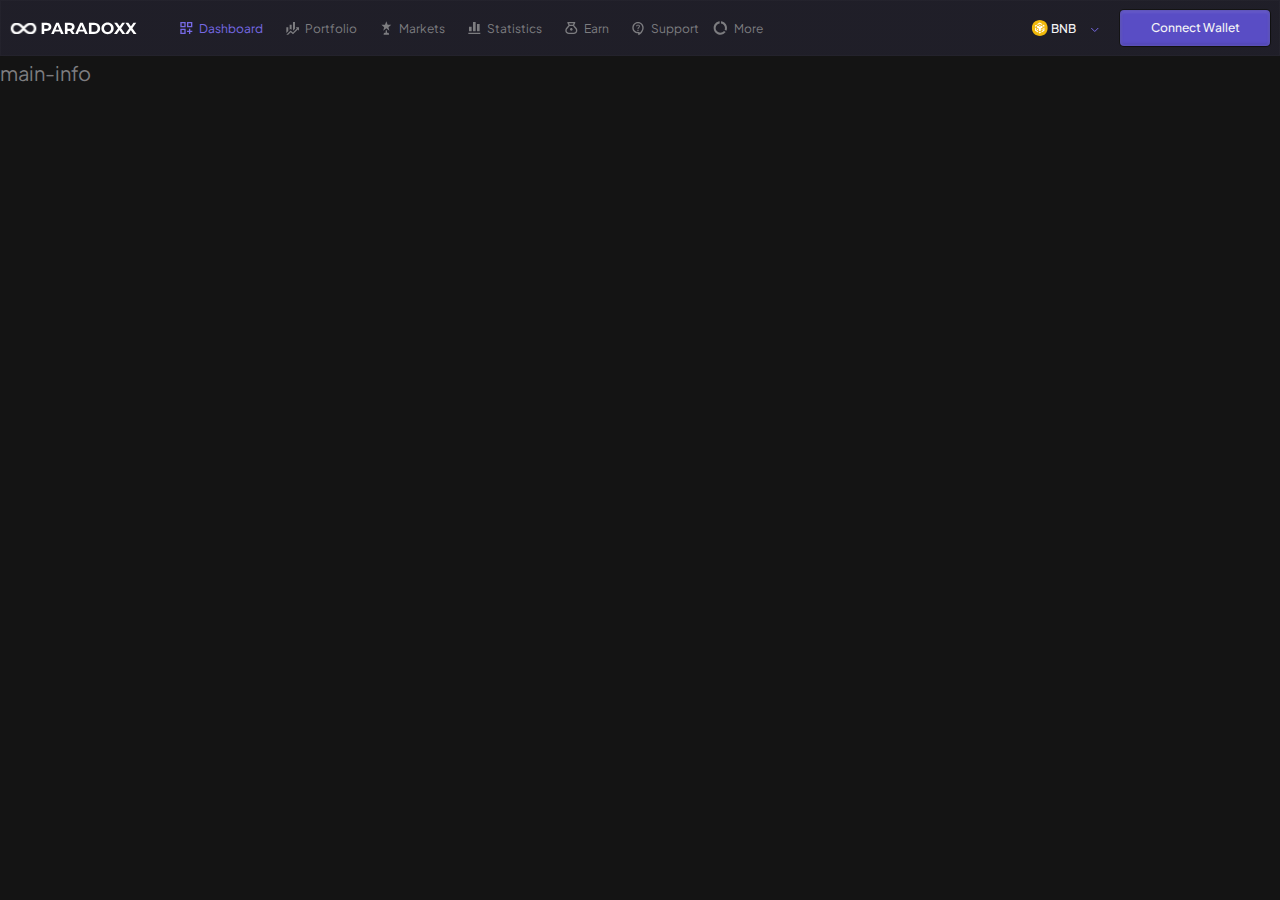
<file: portfolio.html>
<!DOCTYPE html>
<html lang="ru" class="fixed">
  <head>
    <meta charset="UTF-8" />
    <meta http-equiv="X-UA-Compatible" content="IE=edge" />
    <meta name="viewport" content="width=device-width, initial-scale=1" />
    <meta http-equiv="x-ua-compatible" content="IE=edge" />
    <title>Paradox</title>
    <link
      href="https://fonts.googleapis.com/css2?family=Onest:wght@100..900&family=Plus+Jakarta+Sans:ital,wght@0,200..800;1,200..800&display=swap"
      rel="stylesheet"
    />
    <link rel="stylesheet" href="css/select2.min.css" />
    <link rel="stylesheet" href="css/jquery-ui.min.css" />
    <link rel="stylesheet" href="css/style.css" />
  </head>

  <body>
    <main class="main">
      <header class="header">
        <div class="drop-menu">
          <span class="line"></span>
          <span class="line"></span>
          <span class="line"></span>
        </div>
        <a href="index.html" class="logo">
          <img src="img/logo.svg" alt="" />
        </a>
        <div class="menu-wrap">
          <ul class="main-menu">
            <li class="active">
              <a href="#">
                <svg
                  width="17"
                  height="16"
                  viewBox="0 0 17 16"
                  fill="none"
                  xmlns="http://www.w3.org/2000/svg"
                >
                  <path
                    d="M2.31689 2H7.65023V7.33333H2.31689V2ZM8.98356 2H14.3169V7.33333H8.98356V2ZM2.31689 8.66667H7.65023V14H2.31689V8.66667ZM10.9836 8.66667H12.3169V10.6667H14.3169V12H12.3169V14H10.9836V12H8.98356V10.6667H10.9836V8.66667ZM10.3169 3.33333V6H12.9836V3.33333H10.3169ZM3.65023 3.33333V6H6.31689V3.33333H3.65023ZM3.65023 10V12.6667H6.31689V10H3.65023Z"
                  />
                </svg>
                Dashboard
              </a>
            </li>
            <li>
              <a href="#">
                <svg
                  width="17"
                  height="16"
                  viewBox="0 0 17 16"
                  fill="none"
                  xmlns="http://www.w3.org/2000/svg"
                >
                  <path
                    d="M4.31689 11L2.31689 12.96V7.33333H4.31689M7.65023 9.77333L6.60356 8.88L5.65023 9.76V4.66667H7.65023M10.9836 8.66667L8.98356 10.6667V2H10.9836M12.8569 8.54L11.6502 7.33333H14.9836V10.6667L13.7902 9.47333L8.98356 14.24L6.67023 12.2267L4.15023 14.6667H2.31689L6.63023 10.44L8.98356 12.4267"
                  />
                </svg>
                Portfolio
              </a>
            </li>
            <li>
              <a href="#">
                <svg
                  width="17"
                  height="16"
                  viewBox="0 0 17 16"
                  fill="none"
                  xmlns="http://www.w3.org/2000/svg"
                >
                  <path
                    d="M10.4502 7.13333L11.3835 10.6667L8.31688 8.13333L5.25021 10.6667L6.18354 7.19999L3.38354 4.86666L6.98354 4.66666L8.31688 1.33333L9.65021 4.66666L13.2502 4.86666L10.4502 7.13333ZM9.65021 12.6667H8.98354V10.6667L8.31688 9.99999L7.65021 10.6667V12.6667H6.98354C6.25021 12.6667 5.65021 13.2667 5.65021 14V14.6667H10.9835V14C10.9835 13.6464 10.8431 13.3072 10.593 13.0572C10.343 12.8071 10.0038 12.6667 9.65021 12.6667Z"
                  />
                </svg>
                Markets
              </a>
            </li>
            <li>
              <a href="#">
                <svg
                  width="17"
                  height="16"
                  viewBox="0 0 17 16"
                  fill="none"
                  xmlns="http://www.w3.org/2000/svg"
                >
                  <path
                    d="M14.3169 14H2.31689V12.6667H14.3169V14ZM5.65023 6.66667H2.98356V11.3333H5.65023V6.66667ZM9.65023 2H6.98356V11.3333H9.65023V2ZM13.6502 4H10.9836V11.3333H13.6502V4Z"
                  />
                </svg>
                Statistics
              </a>
            </li>
            <li>
              <a href="#">
                <svg
                  width="17"
                  height="16"
                  viewBox="0 0 17 16"
                  fill="none"
                  xmlns="http://www.w3.org/2000/svg"
                >
                  <path
                    d="M5.91689 14C4.90578 14 4.05289 13.6529 3.35823 12.9587C2.66356 12.2644 2.31645 11.4116 2.31689 10.4C2.31689 9.97778 2.38912 9.56667 2.53356 9.16667C2.67801 8.76667 2.88356 8.40556 3.15023 8.08333L5.5169 5.23333L4.38356 2.96667C4.27245 2.74444 4.2809 2.52778 4.4089 2.31667C4.5369 2.10556 4.72845 2 4.98356 2H11.6502C11.9058 2 12.0976 2.10556 12.2256 2.31667C12.3536 2.52778 12.3618 2.74444 12.2502 2.96667L11.1169 5.23333L13.4836 8.08333C13.7502 8.40556 13.9558 8.76667 14.1002 9.16667C14.2447 9.56667 14.3169 9.97778 14.3169 10.4C14.3169 11.4111 13.9669 12.264 13.2669 12.9587C12.5669 13.6533 11.7169 14.0004 10.7169 14H5.91689ZM8.3169 10.6667C7.95023 10.6667 7.63645 10.5362 7.37556 10.2753C7.11467 10.0144 6.98401 9.70044 6.98356 9.33333C6.98312 8.96622 7.11378 8.65244 7.37556 8.392C7.63734 8.13156 7.95112 8.00089 8.3169 8C8.68267 7.99911 8.99667 8.12978 9.2589 8.392C9.52112 8.65422 9.65156 8.968 9.65023 9.33333C9.6489 9.69867 9.51845 10.0127 9.2589 10.2753C8.99934 10.538 8.68534 10.6684 8.3169 10.6667ZM6.73356 4.66667H9.90023L10.5669 3.33333H6.0669L6.73356 4.66667ZM5.91689 12.6667H10.7169C11.3502 12.6667 11.8865 12.4473 12.3256 12.0087C12.7647 11.57 12.984 11.0338 12.9836 10.4C12.9836 10.1333 12.9362 9.87511 12.8416 9.62533C12.7469 9.37556 12.6165 9.15044 12.4502 8.95L10.0002 6H6.65023L4.18356 8.93333C4.0169 9.13333 3.88645 9.36111 3.79223 9.61667C3.69801 9.87222 3.65067 10.1333 3.65023 10.4C3.65023 11.0333 3.86978 11.5696 4.30889 12.0087C4.74801 12.4478 5.28401 12.6671 5.91689 12.6667Z"
                  />
                </svg>
                Earn
              </a>
            </li>
            <li>
              <a href="#">
                <svg
                  width="17"
                  height="16"
                  viewBox="0 0 17 16"
                  fill="none"
                  xmlns="http://www.w3.org/2000/svg"
                >
                  <path
                    d="M8.31689 15.3333L8.15023 13.3333H7.98356C6.40578 13.3333 5.06689 12.7833 3.96689 11.6833C2.86689 10.5833 2.31689 9.24444 2.31689 7.66667C2.31689 6.08889 2.86689 4.75 3.96689 3.65C5.06689 2.55 6.40578 2 7.98356 2C8.77245 2 9.50867 2.14711 10.1922 2.44133C10.8758 2.73556 11.4758 3.14111 11.9922 3.658C12.5087 4.17489 12.914 4.77489 13.2082 5.458C13.5024 6.14111 13.6498 6.87733 13.6502 7.66667C13.6502 8.5 13.5142 9.3 13.2422 10.0667C12.9702 10.8333 12.5978 11.5444 12.1249 12.2C11.652 12.8556 11.0909 13.45 10.4416 13.9833C9.79223 14.5167 9.08401 14.9667 8.31689 15.3333ZM9.65023 12.9C10.4391 12.2333 11.0809 11.4529 11.5756 10.5587C12.0702 9.66444 12.3173 8.70044 12.3169 7.66667C12.3169 6.45556 11.8973 5.43067 11.0582 4.592C10.2191 3.75333 9.19423 3.33378 7.98356 3.33333C6.77289 3.33289 5.74801 3.75244 4.90889 4.592C4.06978 5.43156 3.65023 6.45644 3.65023 7.66667C3.65023 8.87689 4.06978 9.902 4.90889 10.742C5.74801 11.582 6.77289 12.0013 7.98356 12H9.65023V12.9ZM7.96689 11.3167C8.15578 11.3167 8.31689 11.25 8.45023 11.1167C8.58356 10.9833 8.65023 10.8222 8.65023 10.6333C8.65023 10.4444 8.58356 10.2833 8.45023 10.15C8.31689 10.0167 8.15578 9.95 7.96689 9.95C7.77801 9.95 7.61689 10.0167 7.48356 10.15C7.35023 10.2833 7.28356 10.4444 7.28356 10.6333C7.28356 10.8222 7.35023 10.9833 7.48356 11.1167C7.61689 11.25 7.77801 11.3167 7.96689 11.3167ZM7.48356 9.2H8.48356C8.48356 8.86667 8.51689 8.63333 8.58356 8.5C8.65023 8.36667 8.86134 8.12222 9.21689 7.76667C9.41689 7.56667 9.58356 7.35 9.71689 7.11667C9.85023 6.88333 9.91689 6.63333 9.91689 6.36667C9.91689 5.8 9.72534 5.37511 9.34223 5.092C8.95912 4.80889 8.50623 4.66711 7.98356 4.66667C7.49467 4.66667 7.08356 4.80289 6.75023 5.07533C6.41689 5.34778 6.18356 5.67822 6.05023 6.06667L6.98356 6.43333C7.03912 6.24444 7.14467 6.05844 7.30023 5.87533C7.45578 5.69222 7.68356 5.60044 7.98356 5.6C8.28356 5.59956 8.50867 5.68289 8.65889 5.85C8.80912 6.01711 8.88401 6.20044 8.88356 6.4C8.88356 6.58889 8.82801 6.75844 8.71689 6.90867C8.60578 7.05889 8.47245 7.21156 8.31689 7.36667C7.92801 7.7 7.69201 7.964 7.60889 8.15867C7.52578 8.35333 7.48401 8.70044 7.48356 9.2Z"
                  />
                </svg>
                Support
              </a>
            </li>
            <li>
              <button class="more" type="button">
                <svg
                  width="17"
                  height="16"
                  viewBox="0 0 17 16"
                  fill="none"
                  xmlns="http://www.w3.org/2000/svg"
                >
                  <path
                    d="M8.98348 1.36667V3.38667C11.2435 3.71334 12.9835 5.64667 12.9835 8C12.9835 8.6 12.8635 9.16667 12.6501 9.69333L14.3968 10.7133C14.7701 9.88667 14.9835 8.96667 14.9835 8C14.9835 4.54667 12.3501 1.7 8.98348 1.36667ZM8.31681 12.6667C7.07914 12.6667 5.89215 12.175 5.01698 11.2998C4.14181 10.4247 3.65015 9.23768 3.65015 8C3.65015 5.64667 5.39015 3.71334 7.65015 3.38667V1.36667C4.27681 1.7 1.65015 4.54 1.65015 8C1.65015 9.76811 2.35253 11.4638 3.60277 12.714C4.22183 13.3331 4.95675 13.8242 5.76559 14.1592C6.57443 14.4942 7.44133 14.6667 8.31681 14.6667C10.5168 14.6667 12.4701 13.5933 13.6835 11.94L11.9501 10.92C11.5172 11.4683 10.9649 11.9106 10.3353 12.2132C9.70573 12.5159 9.01538 12.671 8.31681 12.6667Z"
                  />
                </svg>
                More
              </button>
              <div class="drop-menu-wrap">
                <a href="#">Testnet</a>
                <a href="#">Testnet</a>
                <a href="#">Testnet</a>
                <a href="#">Testnet</a>
                <a href="#">Testnet</a>
                <a href="#">Testnet</a>
                <a href="#">Testnet</a>
              </div>
            </li>
          </ul>
        </div>
        <div class="header-info">
          <div class="select-wrap">
            <img src="img/select-logo.svg" alt="" class="select-icon" />
            <select>
              <option value="1">BNB</option>
              <option value="2">BNB 2</option>
              <option value="3">BNB 3</option>
            </select>
          </div>
          <a href="#" class="purple-btn">Connect Wallet</a>
        </div>
      </header>
      <div class="main-info">
        <span style="font-size: 20px;color: #7d7d80">main-info</span>
      </div>
    </main>

    <script src="js/jquery-3.4.1.min.js"></script>
    <script src="js/select2.min.js"></script>
    <script src="js/jquery-ui.min.js"></script>
    <script src="js/imask.js"></script>
    <script src="js/script.js"></script>
  </body>
</html>
</file>
<file: css/style.css>
@charset "UTF-8";
body,
html {
  overflow-x: hidden;
  font-family: "Plus Jakarta Sans", serif;
}
body.overflow,
html.overflow {
  overflow: hidden !important;
}

::-webkit-scrollbar {
  width: 3px;
  height: 3px;
  border-radius: 5px;
}

/* Track */
::-webkit-scrollbar-track {
  background: rgba(119, 106, 230, 0.08);
}

/* Handle */
::-webkit-scrollbar-thumb {
  border-radius: 5px;
  background: #594dc5;
}

/* Handle on hover */
::-webkit-scrollbar-thumb:hover {
  background: #685ade;
}

body {
  display: -webkit-box;
  display: -ms-flexbox;
  display: flex;
  -webkit-box-orient: vertical;
  -webkit-box-direction: normal;
  -ms-flex-direction: column;
  flex-direction: column;
  -webkit-box-pack: justify;
  -ms-flex-pack: justify;
  justify-content: space-between;
  min-height: 100vh;
  background: #141414;
}

* {
  box-sizing: border-box;
  margin: 0;
  padding: 0;
  font-family: "Plus Jakarta Sans", serif;
}

input,
textarea {
  border: none;
  background: transparent;
}
input:focus,
textarea:focus {
  outline: none;
}

input::-webkit-outer-spin-button,
input::-webkit-inner-spin-button {
  -webkit-appearance: none;
  margin: 0;
}

input[type=number] {
  -moz-appearance: textfield;
}

button {
  cursor: pointer;
  border: none;
  transition: 0.3s;
  background: none;
}
button:focus {
  outline: none;
  border: none;
}

ul {
  list-style-type: none;
  margin: 0;
  padding: 0;
}

a {
  text-decoration: none;
  transition: 0.3s;
  display: inline-block;
}
a:hover {
  text-decoration: none;
}
a:focus {
  outline: none;
}

.c-gray {
  color: #7d7d80;
}

.c-white {
  color: #f5f5f7;
}

.c-green {
  color: #37b358;
}

.c-purple {
  color: #594dc5;
}

.c-red {
  color: #de4d4d !important;
}

.fs-0 {
  font-size: 0px !important;
}

.fs-4 {
  font-size: 4px !important;
}

.fs-8 {
  font-size: 8px !important;
}

.fs-12 {
  font-size: 12px !important;
}

.fs-16 {
  font-size: 16px !important;
}

.fs-20 {
  font-size: 20px !important;
}

.fs-24 {
  font-size: 24px !important;
}

.fs-28 {
  font-size: 28px !important;
}

.fs-32 {
  font-size: 32px !important;
}

.fs-36 {
  font-size: 36px !important;
}

.fs-40 {
  font-size: 40px !important;
}

.fs-44 {
  font-size: 44px !important;
}

.fs-48 {
  font-size: 48px !important;
}

.fs-52 {
  font-size: 52px !important;
}

.fs-56 {
  font-size: 56px !important;
}

.fs-60 {
  font-size: 60px !important;
}

.green-status {
  color: #37b358;
  font-size: 14px;
  font-weight: 500;
  line-height: 125%;
  height: 26px;
  padding: 4px;
  border-radius: 4px;
  border: 1px solid rgba(55, 179, 88, 0.08);
  background: rgba(55, 179, 88, 0.07);
}

.wrapper {
  max-width: 1170px;
  width: 100%;
  margin: 0 auto;
  padding: 0 15px;
}

.purple-btn {
  border-radius: 4px;
  background: #594dc5;
  box-shadow: 1px 1px 1px 0px rgba(0, 0, 0, 0.08), 0.5px 0.5px 0.5px 0px rgba(0, 0, 0, 0.12), 0px -1px 2px 2px rgba(0, 0, 0, 0.08) inset, 0px 1px 2px 2px rgba(255, 255, 255, 0.08) inset, 0px 0px 0px 1px rgba(20, 20, 20, 0.99), 0px 0px 0px 0px rgba(255, 255, 255, 0.04) inset;
  padding: 10px 12px;
  color: #f5f5f7;
  font-size: 12px;
  font-style: normal;
  font-weight: 500;
  line-height: 130%;
  border-radius: 4px;
}
.purple-btn:hover {
  background: #7268ce;
}
.purple-btn.transparent {
  background-color: transparent;
  border: 0;
  color: #594dc5;
  box-shadow: unset;
}

.btn-gray {
  color: #f5f5f7;
  font-size: 12px;
  font-weight: 500;
  line-height: 125%;
  height: 32px;
  padding: 8.5px 12px;
  border-radius: 4px;
  background: rgba(252, 252, 252, 0.02);
  box-shadow: 0 0 0 0 rgba(255, 255, 255, 0.04) inset;
}
.btn-gray.disabled, .btn-gray:disabled {
  cursor: default;
  opacity: 0.3;
  color: #f5f5f7;
  background: rgba(252, 252, 252, 0.02);
  box-shadow: 1px 1px 1px 0px rgba(0, 0, 0, 0.08), 0.5px 0.5px 0.5px 0px rgba(0, 0, 0, 0.12), 0px 0px 0px 0px rgba(255, 255, 255, 0.04) inset;
}

.select-wrap {
  position: relative;
  min-width: 77px;
}
.select-wrap .select-icon {
  position: absolute;
  top: 50%;
  left: 0;
  transform: translateY(-50%);
}
.select-wrap select {
  display: none;
}
.select-wrap .select2 {
  position: relative;
  width: 100% !important;
  height: 100%;
}
.select-wrap .select2 .selection {
  width: 100%;
}
.select-wrap .select2-container--default .select2-selection--single {
  background-color: transparent;
  text-align: left;
  border: none;
  padding: 0;
  height: 100%;
}
.select-wrap .select2-container--default .select2-selection--single:focus {
  outline: none;
}
.select-wrap .select2-container .select2-selection--single .select2-selection__rendered {
  font-size: 12px;
  font-weight: 500;
  padding: 0;
  color: #f5f5f7;
  padding: 10px;
  padding-right: 22px;
  padding-left: 20px;
  padding-bottom: 0;
  padding-top: 0;
  line-height: 23px;
}
@media (max-width: 1200px) {
  .select-wrap .select2-container .select2-selection--single .select2-selection__rendered {
    font-size: 14px;
  }
}
.select-wrap .select2-selection__arrow {
  width: 9px !important;
  height: 6px !important;
  top: 50% !important;
  right: 10px !important;
  transform: translateY(-50%);
  z-index: 1 !important;
  background-color: transparent;
}
.select-wrap .select2-selection__arrow b {
  background: url(../img/select-arrow.svg) no-repeat center center;
  width: 9px !important;
  height: 6px !important;
  border: none !important;
  transition: 0.2s;
}
.select-wrap .select2-container--default.select2-container--open .select2-selection--single .select2-selection__arrow b {
  transform: rotate(180deg);
}
.select-wrap.style2 {
  min-width: auto;
  height: auto;
}
.select-wrap.style2 .select2-selection__rendered {
  padding: 0 30px 0 10px !important;
  height: 32px !important;
  line-height: 32px !important;
  transition: 0.3s;
  border: 1px solid #404041;
  border-radius: 4px;
}
@media (max-width: 767px) {
  .select-wrap.style2 .select2-selection__rendered {
    font-size: 16px !important;
  }
}
.select-wrap.style2 .select2-selection__arrow {
  right: 16px !important;
}
.select-wrap.style2 .select2-selection--single {
  padding-right: 0 !important;
}

.select2-dropdown {
  border: none !important;
  font-size: 14px !important;
}

.select2-container--default .select2-results__option[aria-selected=true] {
  background: #211f29;
  color: #7d7d80;
  font-size: 12px !important;
  font-weight: 400;
  transition: 0s;
}

.select2-container--default .select2-results__option--highlighted {
  color: #7d7d80;
}

.select2-container--default .select2-results__option--highlighted[aria-selected] {
  font-size: 12px;
  background: #211f29;
  font-weight: 400;
  color: #f5f5f7;
  transition: 0.3s;
}

.select2-search--dropdown {
  padding: 0;
}

.select2-container--open .select2-dropdown {
  bottom: 0 !important;
  top: 100%;
  transition: 0s;
}

.select2-results__options {
  border: none;
  max-height: inherit !important;
  padding: 15px 0;
  transition: 0s;
  min-width: 100%;
  width: max-content;
  border-radius: 4px;
  border: 1px solid #404041;
  background: #211f29;
  box-shadow: 2px 4px 8px 0px rgba(20, 20, 20, 0.06), 1px 2px 4px 0px rgba(20, 20, 20, 0.06), 1px 1px 2px 0px rgba(20, 20, 20, 0.06), 0.5px 0px 1px 0px rgba(20, 20, 20, 0.06), 0.25px 0px 0.5px 0px rgba(20, 20, 20, 0.06), 0px 0px 0px 0px rgba(20, 20, 20, 0.05), 0px 0px 0px 1px rgba(255, 255, 255, 0.02) inset;
}

.select2-results__option {
  font-size: 12px;
  background: #211f29;
  white-space: nowrap;
  display: -webkit-box;
  display: -ms-flexbox;
  display: flex;
  -webkit-box-align: center;
  -ms-flex-align: center;
  align-items: center;
  padding: 0 15px !important;
  margin-bottom: 10px;
  transition: 0s;
}
.select2-results__option:last-child {
  margin-bottom: 0;
  border: none;
}

.select2-search--dropdown {
  border: none;
}

.select2-search {
  display: none;
}

.select2-results__option {
  font-weight: 400;
  padding: 0 15px;
  color: #7d7d80;
  font-size: 12px;
  transition: 0s;
}
@media (max-width: 767px) {
  .select2-results__option {
    font-size: 14px;
  }
}

.tabs {
  margin-bottom: 8px;
}

.tabs-buttons {
  display: grid;
  grid-template-columns: 1fr 1fr;
  border-bottom: 1px solid #292929;
  position: relative;
}
.tabs-buttons:after {
  content: "";
  width: var(--solidWidth);
  height: 2px;
  background: #594dc5;
  position: absolute;
  left: var(--solidLeft);
  bottom: 0;
  transition: 0.3s;
}

.tab-button {
  padding: 10px;
  height: 36px;
  font-size: 12px;
  font-weight: 500;
  color: rgba(230, 231, 234, 0.56);
  text-align: center;
  position: relative;
  z-index: 0;
}
.tab-button.active {
  color: #f5f5f7;
}
.tab-button:after {
  content: "";
  width: 100%;
  height: 2px;
  bottom: 0;
  left: 0;
  position: absolute;
  background: transparent;
  transition: 0.3s;
}

.tab-content {
  display: none;
  margin-top: 8px;
}
.tab-content .texts {
  padding: 0 10px;
  margin-bottom: 10px;
  display: -webkit-box;
  display: -ms-flexbox;
  display: flex;
  -webkit-box-pack: justify;
  -ms-flex-pack: justify;
  justify-content: space-between;
}
.tab-content .texts a {
  color: #7d7d80;
  font-size: 12px;
  font-weight: 500;
  text-decoration: underline;
  line-height: 100%;
}
.tab-content .texts a:hover {
  text-decoration: none;
}
.tab-content .texts p {
  display: -webkit-box;
  display: -ms-flexbox;
  display: flex;
  font-size: 12px;
  font-weight: 500;
  color: #b1a6f3;
}
.tab-content .texts p .purple-text {
  font-size: 12px;
  font-weight: 500;
  color: #b1a6f3;
  margin: 0 5px;
}
.tab-content .texts span {
  font-size: 12px;
  font-weight: 500;
}
.tab-content .texts span.grey {
  color: #7d7d80;
}
.tab-content .texts span.white {
  color: #f5f5f7;
}
.tab-content .select-wrap {
  margin: 16px 0;
}
.tab-content .range-wrap {
  display: -webkit-box;
  display: -ms-flexbox;
  display: flex;
  -webkit-box-align: center;
  -ms-flex-align: center;
  align-items: center;
  padding-left: 10px;
  margin-bottom: 16px;
}
.tab-content .range-wrap #slider-range,
.tab-content .range-wrap #slider-range2 {
  border: none;
  height: 2px;
  background: #404041;
  flex-grow: 1;
}
.tab-content .range-wrap #slider-range .ui-widget-header,
.tab-content .range-wrap #slider-range2 .ui-widget-header {
  background: #edc8a1;
}
.tab-content .range-wrap #slider-range .ui-widget-content,
.tab-content .range-wrap #slider-range2 .ui-widget-content {
  background: #edc8a1;
}
.tab-content .range-wrap #slider-range .ui-slider-handle,
.tab-content .range-wrap #slider-range2 .ui-slider-handle {
  background: #211f29;
  border: 1px solid #776ae6;
  border-radius: 50%;
  top: -9px;
}
.tab-content .range-wrap #slider-range .ui-slider-handle:focus,
.tab-content .range-wrap #slider-range2 .ui-slider-handle:focus {
  outline: none;
}
.tab-content .range-wrap .input-wrap {
  width: 72px;
  margin-left: 28px;
  height: 32px;
  margin-top: 0;
  margin-bottom: 0;
  position: relative;
}
.tab-content .range-wrap .input-wrap input {
  width: 100%;
  height: 100%;
  background: transparent;
  padding-left: 10px;
  padding-right: 30px;
  color: #e6e7ea;
  font-size: 12px;
  font-weight: 500;
  border-radius: 4px;
  border: 1px solid #404041;
}
.tab-content .range-wrap .input-wrap input::-webkit-input-placeholder {
  color: #e6e7ea;
  font-size: 12px;
  font-weight: 500;
}
.tab-content .range-wrap .input-wrap input::-moz-placeholder {
  color: #e6e7ea;
  font-size: 12px;
  font-weight: 500;
}
.tab-content .range-wrap .input-wrap input:-ms-input-placeholder {
  color: #e6e7ea;
  font-size: 12px;
  font-weight: 500;
}
.tab-content .range-wrap .input-wrap input:-moz-placeholder {
  color: #e6e7ea;
  font-size: 12px;
  font-weight: 500;
}
.tab-content .range-wrap .input-wrap input:focus {
  border-color: #5c5c5c;
}
.tab-content .range-wrap .input-wrap .persent {
  position: absolute;
  top: 50%;
  right: 10px;
  transform: translateY(-50%);
  font-size: 12px;
  font-weight: 500;
  color: #f5f5f7;
}
.tab-content .selects-info {
  margin-top: 16px;
  margin-bottom: 16px;
  display: grid;
  grid-template-columns: 1fr 1fr;
  gap: 12px 8px;
}
.tab-content .selects-info .input-wrap {
  position: relative;
  margin-top: 0;
  margin-bottom: 0;
}
.tab-content .selects-info .input-wrap input {
  border: 1px solid #404041;
  border-radius: 4px;
  width: 100%;
  height: 32px;
  padding: 0 10px;
  color: #e6e7ea;
  font-size: 12px;
  font-weight: 500;
  padding-right: 56px;
}
.tab-content .selects-info .input-wrap input::-webkit-input-placeholder {
  color: #e6e7ea;
  font-size: 12px;
  font-weight: 500;
}
.tab-content .selects-info .input-wrap input::-moz-placeholder {
  color: #e6e7ea;
  font-size: 12px;
  font-weight: 500;
}
.tab-content .selects-info .input-wrap input:-ms-input-placeholder {
  color: #e6e7ea;
  font-size: 12px;
  font-weight: 500;
}
.tab-content .selects-info .input-wrap input:-moz-placeholder {
  color: #e6e7ea;
  font-size: 12px;
  font-weight: 500;
}
.tab-content .selects-info .input-wrap input:focus {
  border-color: #5c5c5c;
}
.tab-content .selects-info .input-wrap input.pr20 {
  padding-right: 20px;
}
.tab-content .selects-info .input-wrap .select-wrap {
  width: 34px;
  min-width: 34px;
  position: absolute;
  top: 50%;
  right: 20px;
  transform: translateY(-50%);
  margin: 0;
}
.tab-content .selects-info .input-wrap .select-wrap .select2-selection__rendered {
  padding: 0 !important;
}
.tab-content .selects-info .input-wrap .select-wrap .select2-selection__arrow {
  right: 2px !important;
}
.tab-content .purple-btn {
  width: 100%;
  margin-bottom: 24px;
  text-align: center;
  margin-top: 14px;
}
.tab-content .info-title {
  padding: 0 10px;
  margin-bottom: 10px;
  color: #f5f5f7;
  font-size: 12px;
  font-weight: 500;
}
.tab-content .connect-text {
  margin: 12px auto;
  padding-top: 12px;
  text-align: center;
  color: #f5f5f7;
  font-size: 12px;
  font-weight: 500;
  width: 100%;
  border-top: 1px solid #292929;
}
.tab-content .input-wrap {
  position: relative;
  margin-bottom: 16px;
  margin-top: 16px;
}
.tab-content .input-wrap input {
  border: 1px solid #404041;
  border-radius: 4px;
  width: 100%;
  height: 32px;
  padding: 0 10px;
  color: #e6e7ea;
  font-size: 12px;
  font-weight: 500;
  padding-right: 56px;
}
.tab-content .input-wrap input::-webkit-input-placeholder {
  color: #e6e7ea;
  font-size: 12px;
  font-weight: 500;
}
.tab-content .input-wrap input::-moz-placeholder {
  color: #e6e7ea;
  font-size: 12px;
  font-weight: 500;
}
.tab-content .input-wrap input:-ms-input-placeholder {
  color: #e6e7ea;
  font-size: 12px;
  font-weight: 500;
}
.tab-content .input-wrap input:-moz-placeholder {
  color: #e6e7ea;
  font-size: 12px;
  font-weight: 500;
}
.tab-content .input-wrap input:focus {
  border-color: #5c5c5c;
}
.tab-content .input-wrap .select-wrap {
  width: 34px;
  min-width: 34px;
  position: absolute;
  top: 50%;
  right: 20px;
  transform: translateY(-50%);
  margin: 0;
}
.tab-content .input-wrap .select-wrap .select2-selection__rendered {
  padding: 0 !important;
}
.tab-content .input-wrap .select-wrap .select2-selection__arrow {
  right: 2px !important;
}

.tab-content.active {
  display: block;
}

.switch {
  display: flex;
  width: 100%;
  border-radius: 6px;
  border: 1px solid #404041;
  background: rgba(36, 36, 36, 0.48);
  padding: 4px;
  margin-bottom: 8px;
}

.switch-button {
  flex: 1;
  padding: 10px 20px;
  border: none;
  background: transparent;
  color: #7d7d80;
  font-size: 12px;
  font-weight: 500;
  cursor: pointer;
  border-radius: 6px;
  transition: background 0.3s, color 0.3s;
}

.switch-button.active {
  background: #6a5acd;
  color: #f5f5f7;
}

.switch-button2 {
  flex: 1;
  padding: 10px 20px;
  border: none;
  background: transparent;
  color: #7d7d80;
  font-size: 12px;
  font-weight: 500;
  cursor: pointer;
  border-radius: 6px;
  transition: background 0.3s, color 0.3s;
}

.switch-button2.active {
  background: #6a5acd;
  color: #f5f5f7;
}

.checkbox-wrap label {
  display: -webkit-box;
  display: -ms-flexbox;
  display: flex;
  -webkit-box-align: center;
  -ms-flex-align: center;
  align-items: center;
  cursor: pointer;
  position: relative;
  font-size: 12px;
  font-weight: 500;
  color: #f5f5f7;
}
.checkbox-wrap label input {
  position: absolute;
  top: 0;
  left: 0;
  width: 0;
  height: 0;
  overflow: hidden;
  opacity: 0;
}
.checkbox-wrap label input:checked ~ span:after {
  opacity: 1;
}
.checkbox-wrap label span {
  width: 16px;
  min-width: 16px;
  height: 16px;
  display: inline-block;
  position: relative;
  transition: 0.2s;
  border: 1px solid #776ae6;
  border-radius: 4px;
  margin-right: 8px;
}
.checkbox-wrap label span:after {
  content: "";
  background: #776ae6;
  width: 10px;
  height: 10px;
  position: absolute;
  top: 50%;
  left: 50%;
  margin-top: -5px;
  margin-left: -5px;
  opacity: 0;
  transition: 0.2s;
}

.tab-content .range-wrap #slider-range .ui-widget-header,
.tab-content .range-wrap #slider-range2 .ui-widget-header {
  background: #594dc5;
}

.graphic-info .selects-top {
  display: -webkit-box;
  display: -ms-flexbox;
  display: flex;
  -webkit-box-pack: justify;
  -ms-flex-pack: justify;
  justify-content: space-between;
}
.graphic-info .items {
  width: 100%;
}
.graphic-info .items .item {
  display: -webkit-box;
  display: -ms-flexbox;
  display: flex;
  width: 100%;
  -webkit-box-pack: justify;
  -ms-flex-pack: justify;
  justify-content: space-between;
  height: 24px;
  -webkit-box-align: center;
  -ms-flex-align: center;
  align-items: center;
  margin-bottom: 4px;
  position: relative;
  z-index: 0;
  padding: 5px 10px;
}
.graphic-info .items .item:after {
  content: "";
  width: 20%;
  height: 100%;
  border-radius: 4px;
  background: rgba(222, 77, 77, 0.12);
  position: absolute;
  top: 0;
  left: 0;
  z-index: -1;
}
.graphic-info .items .item:nth-child(1):after {
  width: 90%;
}
.graphic-info .items .item:nth-child(2):after {
  width: 60%;
}
.graphic-info .items .item:nth-child(3):after {
  width: 40%;
}
.graphic-info .items .item span {
  font-size: 12px;
  font-weight: 500;
  color: #e6e7ea;
  width: 50px;
}
.graphic-info .items .item span.red {
  color: #de4d4d;
}
.graphic-info .items .item span.green {
  color: #37b358;
}
.graphic-info .items.green-style .item:after {
  background: rgba(55, 179, 88, 0.12);
}
.graphic-info .top-title {
  padding: 10px;
  display: -webkit-box;
  display: -ms-flexbox;
  display: flex;
  -webkit-box-pack: justify;
  -ms-flex-pack: justify;
  justify-content: space-between;
}
.graphic-info .top-title span {
  font-size: 12px;
  font-weight: 500;
  color: #7d7d80;
  min-width: 50px;
}
.graphic-info .black-style {
  background: #141414;
  padding: 10px;
  display: -webkit-box;
  display: -ms-flexbox;
  display: flex;
  -webkit-box-pack: justify;
  -ms-flex-pack: justify;
  justify-content: space-between;
  margin: 10px 0;
}
.graphic-info .black-style span {
  font-size: 12px;
  font-weight: 500;
  color: #f5f5f7;
  min-width: 50px;
}
.graphic-info .black-style span.purple {
  color: #9a8eed;
}

.leaderboard-info {
  max-width: 1170px;
  width: 100%;
  padding: 60px 15px 0;
  margin: 0 auto;
}
.leaderboard-info .leaderboard-title {
  font-size: 36px;
  margin-bottom: 35px;
  color: #f5f5f7;
  font-weight: bold;
}
@media (max-width: 767px) {
  .leaderboard-info .tab-content {
    overflow-x: auto;
  }
}
.leaderboard-info .tabs-buttons {
  display: -webkit-inline-box;
  display: -ms-inline-flexbox;
  display: inline-flex;
  gap: 8px;
  margin-bottom: 16px;
}
.leaderboard-info .tabs-buttons button {
  min-width: 130px;
}
@media (max-width: 767px) {
  .leaderboard-info .tabs-buttons button {
    min-width: auto;
  }
}
@media (max-width: 767px) {
  .leaderboard-info .table-wrap {
    min-width: 600px;
  }
}
.leaderboard-info .table-wrap .table-top {
  display: -webkit-box;
  display: -ms-flexbox;
  display: flex;
  border-radius: 8px 8px 0px 0px;
  border-bottom: 1px solid rgba(64, 64, 65, 0.12);
  background: linear-gradient(0deg, rgba(119, 106, 230, 0.12) 0%, rgba(119, 106, 230, 0.12) 100%), rgba(245, 245, 247, 0.02);
  padding: 16px;
}
.leaderboard-info .table-wrap .table-top img {
  margin-left: 12px;
  transform: translateY(2px);
}
.leaderboard-info .table-wrap .table-top span {
  font-size: 12px;
  font-weight: 500;
  color: #5c5c5e;
}
.leaderboard-info .table-wrap .table-top span.purple {
  color: #594dc5;
}
.leaderboard-info .table-wrap .table-item {
  padding: 16px;
  display: -webkit-box;
  display: -ms-flexbox;
  display: flex;
  border-bottom: 1px solid rgba(64, 64, 65, 0.12);
  background: linear-gradient(0deg, rgba(119, 106, 230, 0.08) 0%, rgba(119, 106, 230, 0.08) 100%), rgba(245, 245, 247, 0.02);
  box-shadow: 0.5px 0.5px 1px 0px rgba(0, 0, 0, 0.04), 0.25px 0.25px 0.5px 0px rgba(0, 0, 0, 0.04), 0px 0px 0px 0px rgba(0, 0, 0, 0.04);
}
.leaderboard-info .table-wrap .table-item span {
  color: #f5f5f7;
  font-size: 14px;
}
.leaderboard-info .table-wrap .table-item span.num img {
  padding-left: 7px;
}
.leaderboard-info .table-wrap .table-item span.num b {
  font-weight: normal;
  padding-left: 16px;
}
.leaderboard-info .table-wrap .table-item span.red {
  color: #de4d4d;
}
.leaderboard-info .table-wrap .table-item span.green {
  color: #37b358;
}
.leaderboard-info .top-info {
  display: -webkit-box;
  display: -ms-flexbox;
  display: flex;
  -webkit-box-align: center;
  -ms-flex-align: center;
  align-items: center;
  -webkit-box-pack: justify;
  -ms-flex-pack: justify;
  justify-content: space-between;
}
.leaderboard-info .top-info .top-texts {
  position: relative;
  z-index: 0;
  display: -webkit-inline-box;
  display: -ms-inline-flexbox;
  display: inline-flex;
  -webkit-box-align: center;
  -ms-flex-align: center;
  align-items: center;
}
.leaderboard-info .top-info .top-texts:after {
  content: "";
  width: 1px;
  height: 16px;
  background: #404041;
  position: absolute;
  top: 50%;
  left: 50%;
  transform: translate(-50%, -50%);
}
@media (max-width: 767px) {
  .leaderboard-info .top-info .top-texts:after {
    left: 47%;
  }
}
.leaderboard-info .top-info .top-texts span {
  padding: 8px;
  color: #c2c2c6;
  transition: 0.3s;
  font-size: 14px;
  margin-left: 16px;
}
@media (max-width: 767px) {
  .leaderboard-info .top-info .top-texts span {
    font-size: 12px;
    margin-left: 8px;
    padding: 4px;
  }
}
.leaderboard-info .top-info .top-texts span.active {
  color: #776ae6;
}

.dao-info {
  max-width: 1170px;
  width: 100%;
  padding: 60px 15px 20px;
  margin: 0 auto;
}
.dao-info .dao-title {
  font-size: 36px;
  margin-bottom: 35px;
  color: #f5f5f7;
  font-weight: bold;
}
.dao-info .dao-top-info {
  display: -webkit-box;
  display: -ms-flexbox;
  display: flex;
}
@media (max-width: 767px) {
  .dao-info .dao-top-info {
    grid-template-columns: 1fr 1fr;
    display: grid;
    gap: 16px;
    margin-bottom: 16px;
  }
}
.dao-info .dao-top-info .texts {
  margin-right: 15px;
  margin-bottom: 15px;
  display: -webkit-box;
  display: -ms-flexbox;
  display: flex;
  -webkit-box-orient: vertical;
  -webkit-box-direction: normal;
  -ms-flex-direction: column;
  flex-direction: column;
  padding: 6px;
}
@media (max-width: 767px) {
  .dao-info .dao-top-info .texts {
    margin: 0;
    padding: 0;
  }
  .dao-info .dao-top-info .texts:nth-child(even) {
    text-align: right;
  }
}
.dao-info .dao-top-info .texts > .grey {
  margin-bottom: 8px;
  font-size: 14px;
  color: #a0a0a2;
  display: block;
}
.dao-info .dao-top-info .texts .green {
  font-size: 18px;
  font-weight: 600;
  color: #16b364;
}
.dao-info .dao-top-info .texts .white {
  font-size: 16px;
  font-weight: 600;
  color: #f5f5f7;
}
.dao-info .info-blocks {
  display: grid;
  grid-template-columns: 1fr 1fr;
  gap: 15px;
  margin-bottom: 25px;
}
@media (max-width: 1024px) {
  .dao-info .info-blocks {
    grid-template-columns: 1fr;
  }
}
.dao-info .info-blocks p {
  font-size: 16px;
  font-weight: 500;
  margin-bottom: 24px;
  color: #f5f5f7;
}
.dao-info .info-blocks .grey {
  font-size: 14px;
  font-weight: 500;
  color: #c2c2c6;
  display: block;
  margin-bottom: 16px;
}
.dao-info .info-blocks .block1 {
  border-radius: 8px;
  border: 1px solid rgba(41, 33, 133, 0.12);
  background: linear-gradient(0deg, #2c293c 0%, #2c293c 100%), rgba(245, 245, 247, 0.02);
  box-shadow: 0.5px 0.5px 1px 0px rgba(0, 0, 0, 0.04), 0.25px 0.25px 0.5px 0px rgba(0, 0, 0, 0.04), 0px 0px 0px 0px rgba(0, 0, 0, 0.04), 0px 0px 0px 1px rgba(255, 255, 255, 0.02) inset;
  padding: 16px;
}
.dao-info .info-blocks .block1 b {
  display: block;
  font-size: 20px;
  font-weight: 600;
  color: #f5f5f7;
  margin-bottom: 16px;
}
.dao-info .info-blocks .block1 .info-item {
  display: -webkit-box;
  display: -ms-flexbox;
  display: flex;
  -webkit-box-align: center;
  -ms-flex-align: center;
  align-items: center;
  -webkit-box-pack: justify;
  -ms-flex-pack: justify;
  justify-content: space-between;
  margin-bottom: 8px;
}
.dao-info .info-blocks .block1 .info-item a {
  font-size: 12px;
  font-weight: 500;
  text-decoration: underline;
  color: #7d7d80;
}
.dao-info .info-blocks .block1 .info-item .line {
  font-size: 12px;
  font-weight: 500;
  color: #f5f5f7;
}
.dao-info .info-blocks .block1 .info-item:last-child {
  margin-bottom: 0;
}
.dao-info .info-blocks .block2 {
  padding: 16px;
  border-radius: 8px;
  border: 1px solid rgba(41, 33, 133, 0.12);
  background: linear-gradient(0deg, #211f29 0%, #211f29 100%), rgba(245, 245, 247, 0.02);
  box-shadow: 0.5px 0.5px 1px 0px rgba(0, 0, 0, 0.04), 0.25px 0.25px 0.5px 0px rgba(0, 0, 0, 0.04), 0px 0px 0px 0px rgba(0, 0, 0, 0.04), 0px 0px 0px 1px rgba(255, 255, 255, 0.02) inset;
  display: -webkit-box;
  display: -ms-flexbox;
  display: flex;
  -webkit-box-orient: vertical;
  -webkit-box-direction: normal;
  -ms-flex-direction: column;
  flex-direction: column;
}
.dao-info .info-blocks .block2 .grey {
  font-size: 12px;
}
.dao-info .info-blocks .block2 .buttons {
  max-width: 455px;
  width: 100%;
  display: -webkit-box;
  display: -ms-flexbox;
  display: flex;
  -webkit-box-pack: justify;
  -ms-flex-pack: justify;
  justify-content: space-between;
  margin-bottom: 16px;
}
.dao-info .info-blocks .block2 .buttons button {
  width: calc((100% - 8px) / 2);
  border-radius: 4px;
  background: rgba(245, 245, 247, 0.04);
  box-shadow: 0px -1px 2px 2px rgba(0, 0, 0, 0.08) inset, 0px 1px 2px 2px rgba(255, 255, 255, 0.03) inset, 0px 0px 0px 1px rgba(20, 20, 20, 0.99), 0px 0px 0px 0px rgba(255, 255, 255, 0.04) inset;
  padding: 8px 12px;
  display: -webkit-box;
  display: -ms-flexbox;
  display: flex;
  -webkit-box-align: center;
  -ms-flex-align: center;
  align-items: center;
  -webkit-box-pack: center;
  -ms-flex-pack: center;
  justify-content: center;
  font-size: 12px;
  font-weight: 500;
  color: #c2c2c6;
}
.dao-info .info-blocks .block2 .buttons button.active {
  background: #594dc5;
  box-shadow: 1px 1px 1px 0px rgba(0, 0, 0, 0.08), 0.5px 0.5px 0.5px 0px rgba(0, 0, 0, 0.12), 0px -1px 2px 2px rgba(0, 0, 0, 0.08) inset, 0px 1px 2px 2px rgba(255, 255, 255, 0.08) inset, 0px 0px 0px 1px rgba(20, 20, 20, 0.99), 0px 0px 0px 0px rgba(255, 255, 255, 0.04) inset;
  color: #f5f5f7;
}
.dao-info .info-blocks .block2 .info-texts {
  margin-top: auto;
  display: -webkit-box;
  display: -ms-flexbox;
  display: flex;
}
.dao-info .info-blocks .block2 .info-texts .text {
  display: -webkit-box;
  display: -ms-flexbox;
  display: flex;
  -webkit-box-orient: vertical;
  -webkit-box-direction: normal;
  -ms-flex-direction: column;
  flex-direction: column;
  margin-right: 24px;
}
.dao-info .info-blocks .block2 .info-texts .text a {
  font-size: 12px;
  font-weight: 500;
  text-decoration: underline;
  color: #7d7d80;
  margin-bottom: 8px;
}
.dao-info .info-blocks .block2 .info-texts .text span {
  font-size: 12px;
  font-weight: 500;
  color: #f5f5f7;
}
.dao-info h3 {
  font-size: 18px;
  font-weight: 600;
  margin-bottom: 8px;
  color: #f5f5f7;
}
.dao-info .info-items {
  display: grid;
  grid-template-columns: 1fr 1fr;
  gap: 16px;
  margin-bottom: 20px;
}
@media (max-width: 1024px) {
  .dao-info .info-items {
    grid-template-columns: 1fr;
  }
}
.dao-info .info-items .info-item {
  border-radius: 8px;
  border: 1px solid rgba(41, 33, 133, 0.12);
  background: linear-gradient(0deg, rgba(119, 106, 230, 0.08) 0%, rgba(119, 106, 230, 0.08) 100%), rgba(245, 245, 247, 0.02);
  box-shadow: 0.5px 0.5px 1px 0px rgba(0, 0, 0, 0.04), 0.25px 0.25px 0.5px 0px rgba(0, 0, 0, 0.04), 0px 0px 0px 0px rgba(0, 0, 0, 0.04), 0px 0px 0px 1px rgba(255, 255, 255, 0.02) inset;
  padding: 16px;
}
.dao-info .info-items .info-item p {
  font-size: 16px;
  font-weight: 500;
  margin-bottom: 16px;
  color: #f5f5f7;
}
.dao-info .info-items .info-item .grey {
  margin-bottom: 4px;
  display: block;
  font-size: 14px;
  font-weight: 500;
  color: #c2c2c6;
}
.dao-info .info-items .info-item .texts-wrap {
  display: -webkit-box;
  display: -ms-flexbox;
  display: flex;
  margin-top: 12px;
}
@media (max-width: 767px) {
  .dao-info .info-items .info-item .texts-wrap {
    grid-template-columns: 1fr 1fr;
    display: grid;
    gap: 16px;
    margin-bottom: 16px;
  }
}
.dao-info .info-items .info-item .texts-wrap .item {
  margin-right: 16px;
  display: -webkit-box;
  display: -ms-flexbox;
  display: flex;
  -webkit-box-orient: vertical;
  -webkit-box-direction: normal;
  -ms-flex-direction: column;
  flex-direction: column;
}
@media (max-width: 767px) {
  .dao-info .info-items .info-item .texts-wrap .item {
    margin: 0;
    padding: 0;
  }
  .dao-info .info-items .info-item .texts-wrap .item:nth-child(even) {
    text-align: right;
  }
}
.dao-info .info-items .info-item .texts-wrap .item a {
  font-size: 12px;
  font-weight: 500;
  text-decoration: underline;
  color: #7d7d80;
  margin-bottom: 8px;
}
.dao-info .info-items .info-item .texts-wrap .item span {
  font-size: 16px;
  font-weight: 500;
  color: #f5f5f7;
}
.dao-info .info-items .info-item .texts-wrap .item span.style {
  background: linear-gradient(0deg, #776ae6 0%, #f7931a 100%);
  background-clip: text;
  -webkit-background-clip: text;
  -webkit-text-fill-color: transparent;
}
.dao-info .info-items .info-list {
  list-style-type: disc;
  padding-left: 15px;
}
.dao-info .info-items .info-list li {
  margin-bottom: 5px;
  font-size: 12px;
  color: #C2C2C6;
}
.dao-info .info-items .info-list li:last-child {
  margin-bottom: 0;
}

.tokenomics-wrap {
  display: -webkit-box;
  display: -ms-flexbox;
  display: flex;
  margin-left: 50px;
  -webkit-box-align: center;
  -ms-flex-align: center;
  align-items: center;
}
.tokenomics-wrap .chart-img {
  margin-right: 16px;
}
.tokenomics-wrap .list .item {
  display: -webkit-box;
  display: -ms-flexbox;
  display: flex;
  -webkit-box-align: center;
  -ms-flex-align: center;
  align-items: center;
  margin-bottom: 10px;
}
.tokenomics-wrap .list .item .circle {
  border-radius: 50%;
  width: 8px;
  height: 8px;
  margin-right: 8px;
}
.tokenomics-wrap .list .item .circle.color1 {
  background: #776AE6;
}
.tokenomics-wrap .list .item .circle.color2 {
  background: #CEC6F9;
}
.tokenomics-wrap .list .item .circle.color3 {
  background: #E5E1FC;
}
.tokenomics-wrap .list .item .circle.color4 {
  background: #B1A6F3;
}
.tokenomics-wrap .list .item .text {
  font-size: 14px;
  color: #C2C2C6;
}

#pin-popup {
  position: fixed;
  top: 0;
  left: 0;
  width: 100%;
  height: 100%;
  background: rgba(0, 0, 0, 0.8);
  display: flex;
  justify-content: center;
  align-items: center;
  z-index: 9999;
}

.popup-content {
  padding: 40px;
  max-width: 340px;
  width: 100%;
  text-align: center;
  position: relative;
  border-radius: 8px;
  border: 1px solid #141414;
  background: #211f29;
  box-shadow: 4px 8px 16px -4px rgba(20, 20, 20, 0.08), 0px 0px 16px 32px rgba(0, 0, 0, 0.02), 2px 4px 8px 0px rgba(20, 20, 20, 0.08), 1px 2px 4px 0px rgba(20, 20, 20, 0.06), 1px 1px 2px 0px rgba(20, 20, 20, 0.06), 0.5px 0px 1px 0px rgba(20, 20, 20, 0.06), 0.25px 0px 0.5px 0px rgba(20, 20, 20, 0.06), 0px 0px 0px 0px rgba(20, 20, 20, 0.04), 0px 0px 0px 1px rgba(255, 255, 255, 0.02) inset;
}
.popup-content h2 {
  font-size: 20px;
  font-weight: bold;
  margin-bottom: 12px;
  color: #f5f5f7;
}
.popup-content > p {
  margin-bottom: 24px;
  text-align: center;
  color: #7d7d80;
  font-size: 14px;
  font-weight: 500;
}

.close-btn {
  position: absolute;
  top: 10px;
  right: 10px;
  background: none;
  border: none;
  color: #fff;
  font-size: 20px;
  cursor: pointer;
}

.pin-input {
  display: flex;
  justify-content: center;
  gap: 10px;
  margin-top: 15px;
}

.pin-input input {
  width: 56px;
  height: 56px;
  font-size: 24px;
  text-align: center;
  border: 1px solid #404041;
  border-radius: 5px;
  background: #1e1e2d;
  color: #fff;
}

.pin-inputs input:focus {
  border-color: #6a5acd;
}

#deposit-popup {
  max-width: 475px;
  margin: 0 auto;
  width: 100%;
  height: auto;
  background: #211f29;
}
#deposit-popup .popup-body {
  width: 100%;
  height: 100%;
  position: relative;
  z-index: 0;
  padding: 15px;
  padding-bottom: 60px;
}
#deposit-popup .popup-body .mfp-close {
  position: absolute;
  top: 15px;
  right: 15px;
  z-index: 10;
  opacity: 1;
  width: 18px;
  height: 18px;
}
#deposit-popup .popup-body .mfp-close:after {
  content: "";
  background: url(../img/close-popup.svg);
  background-size: cover;
  background-repeat: no-repeat;
  background-position: center center;
  width: 18px;
  height: 18px;
  position: absolute;
  top: 0;
  left: 0;
}
#deposit-popup .popup-body .info > p {
  font-size: 12px;
  color: #7d7d80;
  margin-bottom: 8px;
}
#deposit-popup .popup-body .info h3 {
  margin-bottom: 30px;
  font-weight: 600;
  font-size: 20px;
  color: #e6e7ea;
}
#deposit-popup .popup-body .info .input {
  height: 34px;
  width: 100%;
  border-radius: 4px;
  border: 1px solid #404041;
  position: relative;
  margin-bottom: 12px;
  color: #f5f5f7;
}
#deposit-popup .popup-body .info .input input {
  padding: 0 12px;
  width: 100%;
  height: 100%;
  padding-right: 60px;
  color: #f5f5f7;
  font-size: 14px;
  font-weight: 500;
}
#deposit-popup .popup-body .info .input input::-webkit-input-placeholder {
  color: #7d7d80;
  font-size: 14px;
  font-weight: 500;
}
#deposit-popup .popup-body .info .input input::-moz-placeholder {
  color: #7d7d80;
  font-size: 14px;
  font-weight: 500;
}
#deposit-popup .popup-body .info .input input:-ms-input-placeholder {
  color: #7d7d80;
  font-size: 14px;
  font-weight: 500;
}
#deposit-popup .popup-body .info .input input:-moz-placeholder {
  color: #7d7d80;
  font-size: 14px;
  font-weight: 500;
}
#deposit-popup .popup-body .info .input .green-text {
  font-size: 14px;
  font-weight: 500;
  color: #3ccb7f;
  position: absolute;
  right: 12px;
  top: 50%;
  transform: translateY(-50%);
}
#deposit-popup .popup-body .info .purple-btn {
  width: 100%;
  text-align: center;
}
#deposit-popup .popup-body .info > p {
  display: -webkit-box;
  display: -ms-flexbox;
  display: flex;
  -webkit-box-pack: justify;
  -ms-flex-pack: justify;
  justify-content: space-between;
  margin-bottom: 30px;
  font-size: 14px;
  color: #7d7d80;
}
#deposit-popup .popup-body .info > p span {
  font-size: 14px;
  font-weight: 500;
  color: #776ae6;
}
#deposit-popup .popup-body .info .select-wrap {
  width: 100%;
  margin-bottom: 10px;
  border: 1px solid #404041;
  border-radius: 4px;
}
#deposit-popup .popup-body .info .select-wrap .select2-selection__rendered {
  height: 32px;
  border-radius: 4px;
  line-height: 32px;
  padding-left: 12px !important;
}

#withdraw-popup {
  max-width: 475px;
  margin: 0 auto;
  width: 100%;
  height: auto;
  background: #211f29;
}
#withdraw-popup .popup-body {
  width: 100%;
  height: 100%;
  position: relative;
  z-index: 0;
  padding: 70px 15px;
  padding-bottom: 60px;
}
#withdraw-popup .popup-body .mfp-close {
  position: absolute;
  top: 15px;
  right: 15px;
  z-index: 10;
  opacity: 1;
  width: 18px;
  height: 18px;
}
#withdraw-popup .popup-body .mfp-close:after {
  content: "";
  background: url(../img/close-popup.svg);
  background-size: cover;
  background-repeat: no-repeat;
  background-position: center center;
  width: 18px;
  height: 18px;
  position: absolute;
  top: 0;
  left: 0;
}
#withdraw-popup .popup-body .info-wrap {
  text-align: center;
  display: -webkit-box;
  display: -ms-flexbox;
  display: flex;
  -webkit-box-orient: vertical;
  -webkit-box-direction: normal;
  -ms-flex-direction: column;
  flex-direction: column;
  -webkit-box-align: center;
  -ms-flex-align: center;
  align-items: center;
}
#withdraw-popup .popup-body .info-wrap img {
  margin-bottom: 30px;
}
#withdraw-popup .popup-body .info-wrap b {
  font-size: 20px;
  text-align: center;
  margin-bottom: 16px;
  display: block;
  font-weight: bold;
  color: #f5f5f7;
}
#withdraw-popup .popup-body .info-wrap > p {
  max-width: 300px;
  width: 100%;
  margin: 0 auto 30px;
  color: #7d7d80;
  font-size: 16px;
  font-weight: 500;
}
#withdraw-popup .popup-body .info-wrap .info-item {
  padding: 10px;
  display: -webkit-box;
  display: -ms-flexbox;
  display: flex;
  -webkit-box-align: center;
  -ms-flex-align: center;
  align-items: center;
  -webkit-box-pack: justify;
  -ms-flex-pack: justify;
  justify-content: space-between;
  border-radius: 4px;
  border: 1px solid rgba(41, 33, 133, 0.12);
  width: 100%;
  margin-bottom: 10px;
  background: linear-gradient(0deg, rgba(119, 106, 230, 0.08) 0%, rgba(119, 106, 230, 0.08) 100%), rgba(245, 245, 247, 0.02);
  box-shadow: 0.5px 0.5px 1px 0px rgba(0, 0, 0, 0.04), 0.25px 0.25px 0.5px 0px rgba(0, 0, 0, 0.04), 0px 0px 0px 0px rgba(0, 0, 0, 0.04), 0px 0px 0px 1px rgba(255, 255, 255, 0.02) inset;
}
#withdraw-popup .popup-body .info-wrap .info-item .white {
  font-size: 16px;
  font-weight: 500;
  color: #f5f5f7;
}
#withdraw-popup .popup-body .info-wrap .info-item .grey {
  font-size: 14px;
  font-weight: 500;
  color: #7d7d80;
}

#place-triggers-popup {
  max-width: 390px;
  width: 100%;
  margin: 0 auto;
}
#place-triggers-popup .popup-body {
  position: relative;
  z-index: 0;
  padding: 20px;
  background: #141414;
  border-radius: 12px;
}
#place-triggers-popup .popup-body .mfp-close {
  position: absolute;
  right: 15px;
  top: 15px;
  z-index: 1;
  opacity: 1;
  width: 32px;
  height: 32px;
}
#place-triggers-popup .popup-body .mfp-close:after {
  content: "";
  background: url(../img/close.svg);
  background-size: cover;
  background-repeat: no-repeat;
  background-position: center center;
  width: 32px;
  height: 32px;
  opacity: 1;
  position: absolute;
  top: 0;
  left: 0;
}
#place-triggers-popup .popup-body .purple-btn {
  width: 100%;
  text-align: center;
}
#place-triggers-popup .popup-body h2 {
  padding-bottom: 15px;
  border-bottom: 1px solid #211F29;
  font-size: 16px;
  font-weight: 600;
  color: #E6E7EA;
  margin-bottom: 15px;
}
#place-triggers-popup .popup-body .items {
  border-radius: 4px;
  background: rgba(245, 245, 247, 0.02);
  padding: 8px 10px;
  margin-bottom: 16px;
}
#place-triggers-popup .popup-body .items .item {
  display: -webkit-box;
  display: -ms-flexbox;
  display: flex;
  -webkit-box-align: center;
  -ms-flex-align: center;
  align-items: center;
  -webkit-box-pack: justify;
  -ms-flex-pack: justify;
  justify-content: space-between;
  margin-top: 8px;
}
#place-triggers-popup .popup-body .items .item span {
  font-size: 12px;
  font-weight: 500;
  color: #7D7D80;
  height: 24px;
  display: -webkit-box;
  display: -ms-flexbox;
  display: flex;
  -webkit-box-align: center;
  -ms-flex-align: center;
  align-items: center;
}
#place-triggers-popup .popup-body .items .item b {
  font-size: 13px;
  font-weight: 500;
  color: #E6E7EA;
}
#place-triggers-popup .popup-body .top-info {
  display: -webkit-box;
  display: -ms-flexbox;
  display: flex;
  -webkit-box-align: center;
  -ms-flex-align: center;
  align-items: center;
  -webkit-box-pack: justify;
  -ms-flex-pack: justify;
  justify-content: space-between;
}
#place-triggers-popup .popup-body .top-info > span {
  font-size: 12px;
  font-weight: 500;
  color: #A0A0A2;
}
#place-triggers-popup .popup-body .top-info .texts {
  display: -webkit-box;
  display: -ms-flexbox;
  display: flex;
  -webkit-box-align: center;
  -ms-flex-align: center;
  align-items: center;
}
#place-triggers-popup .popup-body .top-info .texts .grey {
  font-size: 12px;
  color: #7D7D80;
}
#place-triggers-popup .popup-body .top-info .texts img {
  margin: 0 5px;
}
#place-triggers-popup .popup-body .top-info .texts .red {
  font-size: 12px;
  color: #DE4D4D;
}
#place-triggers-popup .popup-body .bottom-info {
  display: grid;
  margin-bottom: 16px;
  grid-template-columns: 1fr 1fr 1fr;
  gap: 8px;
}
#place-triggers-popup .popup-body .bottom-info .item1 {
  border-radius: 4px;
  background: rgba(245, 245, 247, 0.02);
  padding: 6px;
}
#place-triggers-popup .popup-body .bottom-info .item1 b {
  display: -webkit-box;
  display: -ms-flexbox;
  display: flex;
  margin-bottom: 5px;
}
#place-triggers-popup .popup-body .bottom-info .item1 b .text {
  font-size: 12px;
  text-decoration: underline;
  color: #7D7D80;
  display: block;
}
#place-triggers-popup .popup-body .bottom-info .item1 b .style {
  text-decoration: none;
  color: #A0A0A2;
  font-size: 10px;
  font-weight: 500;
  padding: 3px 4px;
  background: rgba(245, 245, 247, 0.12);
  border-radius: 4px;
  margin-left: 5px;
}
#place-triggers-popup .popup-body .bottom-info .item1 span {
  font-size: 13px;
  font-weight: 500;
  color: #7D7D80;
}
#place-triggers-popup .popup-body .bottom-info input {
  font-size: 13px;
  font-weight: 500;
  color: #7D7D80;
  width: 100px;
}

.land-banner {
  height: 100vh;
  background: url(../img/banner-bg.png);
  background-size: cover;
  background-repeat: no-repeat;
  background-position: center center;
}
.land-banner .wrapper {
  display: flex;
  flex-direction: column;
  height: 100%;
  position: relative;
  z-index: 0;
}
.land-banner .wrapper .infinity {
  position: absolute;
  top: 50%;
  left: 50%;
  transform: translate(-50%, -50%);
  z-index: -1;
}
@media (max-width: 1024px) {
  .land-banner .wrapper .infinity {
    width: 120vw;
  }
}
.land-banner .top-line {
  display: -webkit-box;
  display: -ms-flexbox;
  display: flex;
  -webkit-box-align: center;
  -ms-flex-align: center;
  align-items: center;
  -webkit-box-pack: justify;
  -ms-flex-pack: justify;
  justify-content: space-between;
  padding: 20px 0;
  position: relative;
  z-index: 0;
}
.land-banner .top-line .logo {
  width: 140px;
  display: -webkit-box;
  display: -ms-flexbox;
  display: flex;
}
.land-banner .top-line .logo img {
  width: 100%;
}
.land-banner .top-line:after {
  content: "";
  width: 300vw;
  left: -100vw;
  height: 100%;
  position: absolute;
  z-index: -1;
  background: rgba(0, 0, 0, 0.24);
  box-shadow: 0px -0.5px 0px 1px rgba(255, 255, 255, 0.02) inset;
}
.land-banner .top-line .launch-btn {
  font-size: 14px;
  font-weight: 500;
  color: #e6e7ea;
  border-radius: 10px;
  padding: 12px 14px;
  background: rgba(20, 20, 20, 0.32);
}
.land-banner .top-line .launch-btn:hover {
  background: rgba(20, 20, 20, 0.56);
}
.land-banner .info {
  text-align: center;
  margin: auto;
  position: relative;
  top: -50px;
}
@media (max-width: 767px) {
  .land-banner .info {
    padding: 150px 0;
  }
}
.land-banner .info h1 {
  font-size: 60px;
  font-style: normal;
  font-weight: 500;
  line-height: 115%;
  letter-spacing: -2.72px;
  text-transform: capitalize;
  background: linear-gradient(158deg, #fff 8.57%, #999 127.57%);
  background-clip: text;
  -webkit-background-clip: text;
  -webkit-text-fill-color: transparent;
  max-width: 640px;
  width: 100%;
  margin: 0 auto 20px;
  text-align: center;
}
@media (max-width: 1024px) {
  .land-banner .info h1 {
    font-size: 40px;
    max-width: 410px;
  }
}
@media (max-width: 767px) {
  .land-banner .info h1 {
    margin-bottom: 10px;
    max-width: 350px;
    font-size: 36px;
    margin-bottom: 10px;
  }
}
.land-banner .info p {
  margin-bottom: 30px;
  color: #fff;
  font-size: 22px;
  font-style: normal;
  font-weight: 400;
  line-height: 150%;
  opacity: 0.7;
  text-align: center;
}
@media (max-width: 767px) {
  .land-banner .info p {
    font-size: 16px;
    margin-bottom: 20px;
    margin-top: 5px;
  }
}
.land-banner .info p b {
  font-weight: bold;
}
.land-banner .info .start-btn {
  display: -webkit-inline-box;
  display: -ms-inline-flexbox;
  display: inline-flex;
  -webkit-box-align: center;
  -ms-flex-align: center;
  align-items: center;
  padding: 8px 16px;
  color: #e6e7ea;
  font-size: 16px;
  font-style: normal;
  font-weight: 500;
  line-height: 24px;
  border-radius: 10px;
  border: 1px solid #776ae6;
  background: var(--Grey-10, #141414);
  box-shadow: 0px 0.5px 1px 1px rgba(255, 255, 255, 0.04) inset, 0px 0px 0px 1px rgba(0, 0, 0, 0.32), 0px 0px 0px 0px rgba(255, 255, 255, 0.04) inset;
}
.land-banner .info .start-btn img {
  margin-left: 12px;
}
.land-banner .info .start-btn:hover {
  background: #776ae6;
}

.land-info-block {
  padding: 150px 0;
  background: #06050b url(../img/land-info-bg.png);
  background-size: cover;
  background-repeat: no-repeat;
  background-position: center center;
}
@media (max-width: 1024px) {
  .land-info-block {
    background: #06050b url(../img/land-info-bg-mobile.png);
    background-size: cover;
    background-repeat: no-repeat;
    background-position: center center;
    padding: 100px 0;
  }
}
@media (max-width: 767px) {
  .land-info-block {
    padding: 50px 0;
  }
}
.land-info-block .wrapper {
  text-align: center;
}
.land-info-block .wrapper img {
  margin-bottom: 20px;
}
@media (max-width: 767px) {
  .land-info-block .wrapper img {
    margin-bottom: 10px;
  }
}
.land-info-block .wrapper h3 {
  text-align: center;
  max-width: 540px;
  width: 100%;
  margin: 0 auto 40px;
  font-size: 38px;
  font-style: normal;
  font-weight: 500;
  line-height: 120%;
  letter-spacing: -1.52px;
  background: linear-gradient(158deg, #fff 8.57%, #999 127.57%);
  background-clip: text;
  -webkit-background-clip: text;
  -webkit-text-fill-color: transparent;
}
@media (max-width: 767px) {
  .land-info-block .wrapper h3 {
    font-size: 22px;
    max-width: 360px;
    margin-bottom: 24px;
  }
}
.land-info-block .wrapper > p {
  text-align: center;
  color: #404041;
  text-align: center;
  font-size: 20px;
  font-style: normal;
  font-weight: 500;
  line-height: 120%;
  letter-spacing: 0.2px;
  margin-bottom: 60px;
}
@media (max-width: 767px) {
  .land-info-block .wrapper > p {
    margin-bottom: 32px;
    font-size: 16px;
  }
}
.land-info-block .wrapper .land-info-items {
  display: grid;
  grid-template-columns: 1fr 1fr 1fr;
  gap: 24px;
  text-align: left;
}
@media (max-width: 1024px) {
  .land-info-block .wrapper .land-info-items {
    grid-template-columns: 1fr;
  }
}
.land-info-block .wrapper .land-info-items .land-info-item {
  border-radius: 16px;
  background: #15141a;
  box-shadow: 0px 0px 0px 1px rgba(0, 0, 0, 0.5), 0px 0px 0px 1px rgba(255, 255, 255, 0.04) inset;
  padding: 24px 30px;
}
.land-info-block .wrapper .land-info-items .land-info-item.active {
  background: rgba(119, 106, 230, 0.4);
}
.land-info-block .wrapper .land-info-items .land-info-item .icon {
  margin-bottom: 40px;
  display: -webkit-box;
  display: -ms-flexbox;
  display: flex;
}
@media (max-width: 767px) {
  .land-info-block .wrapper .land-info-items .land-info-item .icon {
    width: 60px;
    margin-bottom: 20px;
  }
  .land-info-block .wrapper .land-info-items .land-info-item .icon img {
    width: 100%;
  }
}
.land-info-block .wrapper .land-info-items .land-info-item h4 {
  color: #fff;
  font-size: 20px;
  font-style: normal;
  font-weight: 600;
  line-height: 120%;
  margin-bottom: 16px;
}
.land-info-block .wrapper .land-info-items .land-info-item p {
  color: #a0a0a2;
  font-size: 16px;
  font-style: normal;
  font-weight: 500;
  line-height: 160%;
  letter-spacing: 0.32px;
}
@media (max-width: 767px) {
  .land-info-block .wrapper .land-info-items .land-info-item p {
    line-height: 140%;
  }
}

.defi-block {
  padding: 150px 0;
  background: #06050b url(../img/defi-bg.png);
  background-size: cover;
  background-repeat: no-repeat;
  background-position: center center;
}
@media (max-width: 767px) {
  .defi-block {
    padding: 50px 0;
  }
}
.defi-block h2 {
  max-width: 520px;
  width: 100%;
  margin: 0 auto 80px;
  color: #1a1a1a;
  text-align: center;
  font-size: 50px;
  font-style: normal;
  font-weight: 600;
  line-height: 100%;
  letter-spacing: -2px;
  text-transform: capitalize;
}
@media (max-width: 1024px) {
  .defi-block h2 {
    font-size: 40px;
    max-width: 450px;
    margin-bottom: 40px;
  }
}
@media (max-width: 767px) {
  .defi-block h2 {
    font-size: 32px;
    margin-bottom: 32px;
    max-width: 290px;
  }
}
.defi-block .defi-items-wrap {
  position: relative;
  z-index: 0;
}
.defi-block .defi-items-wrap:after {
  content: "";
  width: 100%;
  top: 50%;
  margin-top: -1px;
  height: 2px;
  z-index: -1;
  background: #404041;
  position: absolute;
  left: 0;
}
@media (max-width: 767px) {
  .defi-block .defi-items-wrap:after {
    width: 2px;
    height: 96%;
    top: 0;
    left: 50%;
    margin-left: -1px;
  }
}
.defi-block .defi-items {
  max-width: 1170px;
  width: 100%;
  margin: 0 auto;
  padding: 0 15px;
  display: flex;
  -ms-flex-wrap: wrap;
  -webkit-flex-wrap: wrap;
  flex-wrap: wrap;
  height: 310px;
  position: relative;
  z-index: 0;
}
@media (max-width: 767px) {
  .defi-block .defi-items {
    height: auto;
    -webkit-box-orient: vertical;
    -webkit-box-direction: normal;
    -ms-flex-direction: column;
    flex-direction: column;
  }
}
.defi-block .defi-items .defi-item {
  position: absolute;
}
@media (max-width: 767px) {
  .defi-block .defi-items .defi-item {
    position: static;
    max-width: 200px;
    width: 100%;
    margin: 0 auto 32px;
    text-align: center;
  }
  .defi-block .defi-items .defi-item:last-child {
    margin-bottom: 0;
  }
}
.defi-block .defi-items .defi-item.active span {
  border-color: #594dc5;
  background: #594dc5;
  color: white;
}
.defi-block .defi-items .defi-item:after {
  content: "";
  background: url(../img/style-bottom.svg);
  background-size: cover;
  background-repeat: no-repeat;
  background-position: center center;
  width: 20px;
  height: 56px;
  position: absolute;
  top: 100%;
  left: 50%;
  margin-left: -10px;
}
@media (max-width: 767px) {
  .defi-block .defi-items .defi-item:after {
    content: none;
  }
}
.defi-block .defi-items .defi-item span {
  color: #292929;
  font-size: 16px;
  text-align: left;
  font-style: normal;
  max-width: 200px;
  display: inline-block;
  font-weight: 600;
  line-height: 24px;
  padding: 16px;
  border-radius: 8px;
  border: 2px solid #292929;
  background: #fff;
  text-transform: capitalize;
  box-shadow: 0px 24px 48px -12px rgba(0, 0, 0, 0.06), 0px 16px 32px -8px rgba(0, 0, 0, 0.06), 0px 0px 16px 16px rgba(71, 57, 202, 0.04);
}
@media (max-width: 1024px) {
  .defi-block .defi-items .defi-item span {
    padding: 10px;
  }
}
@media (max-width: 767px) {
  .defi-block .defi-items .defi-item span {
    padding: 16px;
    max-width: 100%;
    width: 100%;
    text-align: center;
  }
}
.defi-block .defi-items .defi-item:nth-child(1) {
  left: 0;
  top: 48px;
}
@media (max-width: 1024px) {
  .defi-block .defi-items .defi-item:nth-child(1) {
    top: 60px;
  }
}
@media (max-width: 767px) {
  .defi-block .defi-items .defi-item:nth-child(1) {
    order: -8;
  }
}
.defi-block .defi-items .defi-item:nth-child(2) {
  left: 20%;
  top: 48px;
}
@media (max-width: 1024px) {
  .defi-block .defi-items .defi-item:nth-child(2) {
    top: 60px;
  }
}
@media (max-width: 767px) {
  .defi-block .defi-items .defi-item:nth-child(2) {
    order: -4;
  }
}
.defi-block .defi-items .defi-item:nth-child(3) {
  left: 44%;
  top: 48px;
}
@media (max-width: 1024px) {
  .defi-block .defi-items .defi-item:nth-child(3) {
    top: 60px;
  }
}
@media (max-width: 767px) {
  .defi-block .defi-items .defi-item:nth-child(3) {
    order: -6;
  }
}
.defi-block .defi-items .defi-item:nth-child(4) {
  left: 64%;
  top: 48px;
}
@media (max-width: 1024px) {
  .defi-block .defi-items .defi-item:nth-child(4) {
    top: 60px;
  }
}
@media (max-width: 767px) {
  .defi-block .defi-items .defi-item:nth-child(4) {
    order: -5;
  }
}
.defi-block .defi-items .defi-item:nth-child(5) {
  left: 10%;
  bottom: 48px;
}
@media (max-width: 1024px) {
  .defi-block .defi-items .defi-item:nth-child(5) {
    bottom: 60px;
  }
}
@media (max-width: 767px) {
  .defi-block .defi-items .defi-item:nth-child(5) {
    order: -7;
  }
}
.defi-block .defi-items .defi-item:nth-child(5):after {
  top: inherit;
  bottom: 100%;
  transform: rotate(180deg);
}
.defi-block .defi-items .defi-item:nth-child(6) {
  left: 30%;
  bottom: 27px;
}
@media (max-width: 1024px) {
  .defi-block .defi-items .defi-item:nth-child(6) {
    bottom: 35px;
  }
}
@media (max-width: 767px) {
  .defi-block .defi-items .defi-item:nth-child(6) {
    order: -5;
  }
}
.defi-block .defi-items .defi-item:nth-child(6):after {
  top: inherit;
  bottom: 100%;
  transform: rotate(180deg);
}
.defi-block .defi-items .defi-item:nth-child(7) {
  left: 55%;
  bottom: 48px;
}
@media (max-width: 1024px) {
  .defi-block .defi-items .defi-item:nth-child(7) {
    bottom: 60px;
  }
}
@media (max-width: 767px) {
  .defi-block .defi-items .defi-item:nth-child(7) {
    order: 0;
  }
}
.defi-block .defi-items .defi-item:nth-child(7):after {
  top: inherit;
  bottom: 100%;
  transform: rotate(180deg);
}
.defi-block .defi-items .defi-item:nth-child(8) {
  right: 170px;
  bottom: 48px;
}
@media (max-width: 1024px) {
  .defi-block .defi-items .defi-item:nth-child(8) {
    bottom: 60px;
  }
}
@media (max-width: 767px) {
  .defi-block .defi-items .defi-item:nth-child(8) {
    order: 0;
  }
}
.defi-block .defi-items .defi-item:nth-child(8):after {
  top: inherit;
  bottom: 100%;
  transform: rotate(180deg);
}
.defi-block .defi-items .defi-item:nth-child(9) {
  right: 0;
  bottom: 48px;
}
@media (max-width: 1024px) {
  .defi-block .defi-items .defi-item:nth-child(9) {
    bottom: 60px;
  }
}
@media (max-width: 767px) {
  .defi-block .defi-items .defi-item:nth-child(9) {
    order: 2;
    margin-top: 32px;
  }
}
.defi-block .defi-items .defi-item:nth-child(9):after {
  top: inherit;
  bottom: 100%;
  transform: rotate(180deg);
}
.defi-block .defi-items .defi-item:nth-child(10) {
  right: 85px;
  top: 48px;
}
@media (max-width: 1024px) {
  .defi-block .defi-items .defi-item:nth-child(10) {
    top: 60px;
  }
}
@media (max-width: 767px) {
  .defi-block .defi-items .defi-item:nth-child(10) {
    order: 1;
  }
}

.user-centered {
  padding: 100px 0 120px;
  border-radius: 16px 16px 0 0;
  background: url(../img/user-centered-bg.png);
  background-size: cover;
  background-repeat: no-repeat;
  background-position: center center;
}
@media (max-width: 767px) {
  .user-centered {
    padding: 70px 0 50px;
  }
}
.user-centered .info-top {
  text-align: center;
  margin-bottom: 50px;
}
@media (max-width: 767px) {
  .user-centered .info-top {
    margin-bottom: 24px;
  }
}
.user-centered .info-top .user-centered-btn {
  display: -webkit-inline-box;
  display: -ms-inline-flexbox;
  display: inline-flex;
  -webkit-box-align: center;
  -ms-flex-align: center;
  align-items: center;
  border-radius: 16px;
  border: 1px solid rgba(119, 106, 230, 0.12);
  background: #FEFEFE;
  box-shadow: 0px 0px 0px 1px #FFF inset;
  padding: 8px;
  padding-right: 12px;
  color: #1A1A1A;
  text-align: center;
  font-size: 16px;
  font-style: normal;
  font-weight: 500;
  line-height: 100%;
  margin-bottom: 16px;
}
.user-centered .info-top .user-centered-btn:hover {
  color: #776AE6;
  border: 1px solid #776AE6;
}
.user-centered .info-top .user-centered-btn img {
  margin-right: 6px;
}
.user-centered .info-top h2 {
  max-width: 600px;
  width: 100%;
  color: #1A1A1A;
  text-align: center;
  font-size: 38px;
  font-style: normal;
  font-weight: 600;
  line-height: 120%;
  letter-spacing: -1.52px;
  margin: 0 auto 24px;
}
@media (max-width: 1024px) {
  .user-centered .info-top h2 {
    font-size: 32px;
    margin-bottom: 16px;
    max-width: 520px;
  }
}
@media (max-width: 767px) {
  .user-centered .info-top h2 {
    font-size: 24px;
    max-width: 255px;
  }
}
.user-centered .info-top p {
  color: #594DC5;
  text-align: center;
  font-size: 20px;
  font-style: normal;
  font-weight: 500;
  line-height: 120%;
}
@media (max-width: 767px) {
  .user-centered .info-top p {
    font-size: 16px;
  }
}
.user-centered p {
  color: #404041;
  font-size: 16px;
  font-style: normal;
  font-weight: 500;
  line-height: 160%;
}
@media (max-width: 1024px) {
  .user-centered p {
    font-size: 14px;
    line-height: 140%;
  }
}
.user-centered p span {
  color: #594DC5;
}
.user-centered .top-items {
  display: -webkit-box;
  display: -ms-flexbox;
  display: flex;
  -webkit-box-pack: justify;
  -ms-flex-pack: justify;
  justify-content: space-between;
}
@media (max-width: 767px) {
  .user-centered .top-items {
    -webkit-box-orient: vertical;
    -webkit-box-direction: normal;
    -ms-flex-direction: column;
    flex-direction: column;
  }
}
.user-centered .top-items .left {
  width: calc(43% - 8px);
  border-radius: 16px;
  overflow: hidden;
  background: #FFF;
  box-shadow: 0px 0px 0px 1px #FFF inset, 0px 24px 48px -12px rgba(0, 0, 0, 0.06), 0px 16px 32px -8px rgba(0, 0, 0, 0.06), 0px 0px 16px 16px rgba(71, 57, 202, 0.04);
  position: relative;
  z-index: 0;
  display: -webkit-box;
  display: -ms-flexbox;
  display: flex;
}
@media (max-width: 767px) {
  .user-centered .top-items .left {
    width: 100%;
    margin-bottom: 16px;
    min-height: 320px;
  }
}
.user-centered .top-items .left img {
  width: 100%;
  position: absolute;
  top: 0;
  left: 0;
  z-index: -1;
}
.user-centered .top-items .left p {
  font-size: 16px;
  font-weight: 500;
  color: #404041;
}
@media (max-width: 1024px) {
  .user-centered .top-items .left p {
    font-size: 14px;
  }
}
.user-centered .top-items .left .texts {
  padding: 30px;
  margin-top: auto;
}
@media (max-width: 1024px) {
  .user-centered .top-items .left .texts {
    padding: 20px;
  }
}
.user-centered .top-items .left h3 {
  font-size: 20px;
  font-weight: bold;
  color: #404041;
  margin-bottom: 12px;
}
.user-centered .top-items .right {
  width: calc(57% - 8px);
  border-radius: 16px;
  min-height: 380px;
  background: #FFF;
  box-shadow: 0px 0px 0px 1px #FFF inset, 0px 24px 48px -12px rgba(0, 0, 0, 0.06), 0px 16px 32px -8px rgba(0, 0, 0, 0.06), 0px 0px 16px 16px rgba(71, 57, 202, 0.04);
  display: -webkit-box;
  display: -ms-flexbox;
  display: flex;
  -webkit-box-orient: vertical;
  -webkit-box-direction: normal;
  -ms-flex-direction: column;
  flex-direction: column;
  position: relative;
  z-index: 0;
}
@media (max-width: 767px) {
  .user-centered .top-items .right {
    width: 100%;
    min-height: 320px;
  }
}
.user-centered .top-items .right p {
  font-size: 16px;
  font-weight: 500;
  color: #404041;
}
@media (max-width: 1024px) {
  .user-centered .top-items .right p {
    font-size: 14px;
  }
}
.user-centered .top-items .right .texts {
  padding: 30px;
}
@media (max-width: 1024px) {
  .user-centered .top-items .right .texts {
    padding: 20px;
  }
}
.user-centered .top-items .right h3 {
  font-size: 20px;
  font-weight: bold;
  color: #404041;
  margin-bottom: 12px;
}
.user-centered .top-items .right img {
  position: absolute;
  bottom: 0;
  left: 0;
  z-index: -1;
  width: 100%;
  border-radius: 0 0 16px 16px;
}
.user-centered .bottom-items {
  display: -webkit-box;
  display: -ms-flexbox;
  display: flex;
  -webkit-box-pack: justify;
  -ms-flex-pack: justify;
  justify-content: space-between;
  margin-top: 16px;
}
@media (max-width: 767px) {
  .user-centered .bottom-items {
    -webkit-box-orient: vertical;
    -webkit-box-direction: normal;
    -ms-flex-direction: column;
    flex-direction: column;
  }
}
.user-centered .bottom-items .left {
  width: calc(57% - 8px);
  border-radius: 16px;
  overflow: hidden;
  background: #FFF;
  box-shadow: 0px 0px 0px 1px #FFF inset, 0px 24px 48px -12px rgba(0, 0, 0, 0.06), 0px 16px 32px -8px rgba(0, 0, 0, 0.06), 0px 0px 16px 16px rgba(71, 57, 202, 0.04);
  display: -webkit-box;
  display: -ms-flexbox;
  display: flex;
  -webkit-box-orient: vertical;
  -webkit-box-direction: normal;
  -ms-flex-direction: column;
  flex-direction: column;
  position: relative;
  z-index: 0;
  min-height: 380px;
}
@media (max-width: 767px) {
  .user-centered .bottom-items .left {
    width: 100%;
    min-height: 320px;
  }
}
.user-centered .bottom-items .left img {
  width: 100%;
  height: 100%;
  position: absolute;
  top: 0;
  left: 0;
  z-index: -1;
}
@media (max-width: 1024px) {
  .user-centered .bottom-items .left img {
    height: auto;
  }
}
@media (max-width: 767px) {
  .user-centered .bottom-items .left img {
    margin-top: 0;
  }
}
.user-centered .bottom-items .left p {
  padding-top: 0;
  max-width: 570px;
  margin-top: auto;
}
@media (max-width: 1024px) {
  .user-centered .bottom-items .left p {
    font-size: 14px;
  }
}
.user-centered .bottom-items .left .texts {
  padding: 30px;
  margin-top: auto;
}
@media (max-width: 1024px) {
  .user-centered .bottom-items .left .texts {
    padding: 20px;
  }
}
.user-centered .bottom-items .left h3 {
  font-size: 20px;
  font-weight: bold;
  color: #404041;
  margin-bottom: 12px;
}
.user-centered .bottom-items .right {
  width: calc(43% - 8px);
  border-radius: 16px;
  background: #594DC5;
  box-shadow: 0px 0px 0px 1px #FFF inset, 0px 24px 48px -12px rgba(0, 0, 0, 0.06), 0px 16px 32px -8px rgba(0, 0, 0, 0.06), 0px 0px 16px 16px rgba(71, 57, 202, 0.04);
  padding: 30px;
  display: -webkit-box;
  display: -ms-flexbox;
  display: flex;
  -webkit-box-orient: vertical;
  -webkit-box-direction: normal;
  -ms-flex-direction: column;
  flex-direction: column;
}
@media (max-width: 767px) {
  .user-centered .bottom-items .right {
    width: 100%;
    min-height: 320px;
    margin-top: 16px;
  }
}
.user-centered .bottom-items .right p {
  color: #F5F5F7;
  text-align: right;
  font-size: 20px;
  font-style: normal;
  font-weight: 600;
  line-height: 140%;
}
@media (max-width: 1024px) {
  .user-centered .bottom-items .right p {
    font-size: 16px;
    line-height: 130%;
    font-weight: 500;
  }
}
@media (max-width: 767px) {
  .user-centered .bottom-items .right p {
    padding-left: 30px;
  }
}
.user-centered .bottom-items .right .texts {
  padding: 30px;
}
.user-centered .bottom-items .right h3 {
  font-size: 16px;
  font-weight: bold;
  color: #404041;
  margin-bottom: 10px;
}
.user-centered .bottom-items .right .social {
  display: -webkit-box;
  display: -ms-flexbox;
  display: flex;
  margin-top: auto;
  margin-left: auto;
}
.user-centered .bottom-items .right .social a {
  margin-left: 20px;
  width: 48px;
  height: 48px;
  border-radius: 8px;
  border: 1px solid #776AE6;
  background: var(--Grey-8, #292929);
  box-shadow: 0px 0px 0px 1px rgba(0, 0, 0, 0.1), 0px 0px 0px 1px rgba(255, 255, 255, 0.04) inset;
  display: -webkit-box;
  display: -ms-flexbox;
  display: flex;
}
@media (max-width: 1024px) {
  .user-centered .bottom-items .right .social a {
    width: 40px;
    height: 40px;
    margin-left: 15px;
  }
}
.user-centered .bottom-items .right .social a:hover {
  border-color: white;
}
.user-centered .bottom-items .right .social a img {
  margin: auto;
}
@media (max-width: 1024px) {
  .user-centered .bottom-items .right .social a img {
    width: 20px;
  }
}

.without-block {
  background: #fff;
  padding: 120px 0;
}
@media (max-width: 1024px) {
  .without-block {
    padding: 100px 0;
  }
}
@media (max-width: 767px) {
  .without-block {
    padding: 50px 0;
  }
}
@media (max-width: 1024px) {
  .without-block .wrapper {
    padding-right: 0;
    padding-left: 0;
  }
}
.without-block h2 {
  text-align: center;
  margin-bottom: 50px;
  color: #1A1A1A;
  font-size: 50px;
  font-style: normal;
  font-weight: 500;
  line-height: 100%;
  letter-spacing: -2px;
}
@media (max-width: 767px) {
  .without-block h2 {
    font-size: 34px;
    margin-bottom: 30px;
  }
}
@media (max-width: 767px) {
  .without-block h2 {
    font-size: 28px;
    margin-bottom: 15px;
  }
}
.without-block .without-slider .slick-list {
  margin: 0 -12px;
}
@media (max-width: 1024px) {
  .without-block .without-slider .slick-list {
    margin: 0;
  }
}

.footer {
  padding: 30px 0;
  background: #06050B;
}
.footer .footer-logo {
  display: -webkit-box;
  display: -ms-flexbox;
  display: flex;
}
@media (max-width: 767px) {
  .footer .footer-logo {
    -webkit-box-pack: center;
    -ms-flex-pack: center;
    justify-content: center;
    width: 100%;
  }
}

.swiper-wrapper {
  width: 98%;
  margin-left: -20px;
}
@media (max-width: 1024px) {
  .swiper-wrapper {
    display: flex;
    gap: 0px;
    margin-left: 0px;
  }
}

.swiper-slide {
  width: 320px;
  margin: 10px 0 !important;
  margin-left: 20px !important;
}
@media (max-width: 1024px) {
  .swiper-slide {
    margin-left: 15px !important;
    width: 330px;
  }
}
.swiper-slide .item {
  padding: 16px;
  height: 410px;
  border-radius: 16px;
  border: 1px solid rgba(245, 245, 247, 0.8);
  background: linear-gradient(180deg, #FFF -57.66%, #F5F5F7 116.39%);
  box-shadow: 2px 4px 8px -2px rgba(0, 0, 0, 0.12), 1px 2px 4px -1px rgba(0, 0, 0, 0.12), 0px 1px 2px 0px rgba(0, 0, 0, 0.12);
  display: -webkit-box;
  display: -ms-flexbox;
  display: flex;
  -webkit-box-orient: vertical;
  -webkit-box-direction: normal;
  -ms-flex-direction: column;
  flex-direction: column;
}
@media (max-width: 1200px) {
  .swiper-slide .item {
    padding: 14px;
  }
}
.swiper-slide .item .top {
  display: -webkit-box;
  display: -ms-flexbox;
  display: flex;
  -webkit-box-pack: justify;
  -ms-flex-pack: justify;
  justify-content: space-between;
  -webkit-box-align: center;
  -ms-flex-align: center;
  align-items: center;
  min-height: 32px;
  margin-bottom: 25px;
}
@media (max-width: 767px) {
  .swiper-slide .item .top {
    margin-bottom: 8px;
  }
}
.swiper-slide .item .top span {
  font-size: 20px;
  font-weight: 600;
  color: #404041;
}
@media (max-width: 767px) {
  .swiper-slide .item .top span {
    font-size: 16px;
  }
}
.swiper-slide .item .top .style {
  padding: 6px 12px;
  border-radius: 8px;
  border: 1px solid rgba(125, 125, 128, 0.08);
  background: rgba(230, 231, 234, 0.56);
  font-size: 14px;
  font-weight: 600;
  color: #7D7D80;
}
.swiper-slide .item .price-wrap span {
  color: #A0A0A2;
  font-size: 16px;
}
.swiper-slide .item .price-wrap .price {
  color: #1A1A1A;
  font-size: 38px;
  font-weight: 500;
}
@media (max-width: 767px) {
  .swiper-slide .item .price-wrap .price {
    font-size: 30px;
  }
}
.swiper-slide .item .price-wrap .price.purple {
  color: #776AE6;
}
.swiper-slide .item .texts {
  padding: 16px 0;
  margin-top: 16px;
  border-top: 1px solid #E6E7EA;
}
@media (max-width: 767px) {
  .swiper-slide .item .texts {
    padding: 15px 0;
    margin-top: 15px;
  }
}
.swiper-slide .item .texts p {
  display: -webkit-box;
  display: -ms-flexbox;
  display: flex;
  -webkit-box-align: center;
  -ms-flex-align: center;
  align-items: center;
  flex-wrap: wrap;
  font-size: 14px;
  font-weight: 500;
  line-height: 130%;
  color: #A0A0A2;
  margin-bottom: 5px;
}
.swiper-slide .item .texts p .purple {
  color: #776AE6;
  font-size: 14px;
  font-weight: 500;
  display: block;
  padding-left: 26px;
  width: 100%;
  margin-top: 5px;
}
.swiper-slide .item .texts p img {
  margin-right: 10px;
}
.swiper-slide .item .start-btn {
  margin-top: 5px;
  width: 100%;
  height: 40px;
  border-radius: 8px;
  background: #776AE6;
  display: -webkit-box;
  display: -ms-flexbox;
  display: flex;
  -webkit-box-align: center;
  -ms-flex-align: center;
  align-items: center;
  -webkit-box-pack: center;
  -ms-flex-pack: center;
  justify-content: center;
  font-size: 16px;
  font-weight: 500;
  color: #F5F5F7;
  margin-top: auto;
}
.swiper-slide .item .start-btn:hover {
  background: #594DC5;
  box-shadow: 0.5px 0.5px 0.5px 0px rgba(0, 0, 0, 0.12), 1px 1px 1px 0px rgba(0, 0, 0, 0.08);
}
.swiper-slide .item .start-btn img {
  margin-left: 10px;
}

@media (min-width: 1025px) {
  .swiper-slide {
    width: auto;
    /* на больших экранах ширина автоматическая */
  }
}
#upgrade-popup {
  max-width: 520px;
  width: 100%;
  margin: 0 auto;
}
#upgrade-popup .popup-body {
  position: relative;
  z-index: 0;
  padding: 16px;
  padding-top: 20px;
  background: #141414;
  border-radius: 12px;
}
#upgrade-popup .popup-body .mfp-close {
  position: absolute;
  right: 15px;
  top: 15px;
  z-index: 1;
  opacity: 1;
  width: 32px;
  height: 32px;
}
#upgrade-popup .popup-body .mfp-close:after {
  content: "";
  background: url(../img/close.svg);
  background-size: cover;
  background-repeat: no-repeat;
  background-position: center center;
  width: 32px;
  height: 32px;
  opacity: 1;
  position: absolute;
  top: 0;
  left: 0;
}
#upgrade-popup .popup-body .purple-btn {
  width: 100%;
  text-align: center;
  margin-top: 6px;
}
#upgrade-popup .popup-body h2 {
  margin-bottom: 20px;
  font-size: 18px;
  font-weight: 600;
  color: #E6E7EA;
}
#upgrade-popup .popup-body .upgrade-items .upgrade-item, #upgrade-popup .popup-body .upgrade-items .upgrade-item2 {
  border-radius: 12px;
  border: 1px solid rgba(245, 245, 247, 0.06);
  padding: 12px 16px;
  margin-bottom: 10px;
  transition: 0.3s;
  cursor: pointer;
}
#upgrade-popup .popup-body .upgrade-items .upgrade-item.active, #upgrade-popup .popup-body .upgrade-items .upgrade-item2.active {
  border-color: #776AE6;
}
#upgrade-popup .popup-body .upgrade-items .upgrade-item ul li, #upgrade-popup .popup-body .upgrade-items .upgrade-item2 ul li {
  display: -webkit-box;
  display: -ms-flexbox;
  display: flex;
  -webkit-box-pack: justify;
  -ms-flex-pack: justify;
  justify-content: space-between;
  margin-bottom: 4px;
  padding-left: 16px;
  position: relative;
  z-index: 0;
}
#upgrade-popup .popup-body .upgrade-items .upgrade-item ul li:after, #upgrade-popup .popup-body .upgrade-items .upgrade-item2 ul li:after {
  content: "";
  border-radius: 50%;
  width: 6px;
  height: 6px;
  position: absolute;
  top: 7px;
  left: 0px;
  background: #7D7D80;
}
#upgrade-popup .popup-body .upgrade-items .upgrade-item ul li:last-child, #upgrade-popup .popup-body .upgrade-items .upgrade-item2 ul li:last-child {
  margin-bottom: 0;
}
#upgrade-popup .popup-body .upgrade-items .upgrade-item ul li p, #upgrade-popup .popup-body .upgrade-items .upgrade-item2 ul li p {
  padding-right: 10px;
  font-size: 14px;
  color: #7D7D80;
}
#upgrade-popup .popup-body .upgrade-items .upgrade-item ul li p .purple, #upgrade-popup .popup-body .upgrade-items .upgrade-item2 ul li p .purple {
  color: #776AE6;
  font-size: 14px;
  margin-left: 5px;
}
@media (max-width: 767px) {
  #upgrade-popup .popup-body .upgrade-items .upgrade-item ul li p .purple, #upgrade-popup .popup-body .upgrade-items .upgrade-item2 ul li p .purple {
    display: block;
    margin-left: 0;
  }
}
#upgrade-popup .popup-body .upgrade-items .upgrade-item ul li .text, #upgrade-popup .popup-body .upgrade-items .upgrade-item2 ul li .text {
  color: #F5F5F7;
  font-size: 16px;
  white-space: nowrap;
}
#upgrade-popup .popup-body .upgrade-items .upgrade-item ul li .text.grey, #upgrade-popup .popup-body .upgrade-items .upgrade-item2 ul li .text.grey {
  color: #7D7D80;
}
#upgrade-popup .popup-body .upgrade-items .upgrade-item2 {
  position: relative;
  z-index: 0;
}
#upgrade-popup .popup-body .upgrade-items .upgrade-item2 .style {
  position: absolute;
  top: -10px;
  left: 25px;
  z-index: 10;
}
#upgrade-popup .popup-body .upgrade-items .upgrade-item2:hover {
  background: none;
}

.drop-menu {
  -webkit-box-orient: vertical;
  -webkit-box-direction: normal;
  -ms-flex-direction: column;
  flex-direction: column;
  -webkit-box-pack: center;
  -ms-flex-pack: center;
  justify-content: center;
  cursor: pointer;
  display: none;
}
@media (max-width: 1024px) {
  .drop-menu {
    display: -webkit-box;
    display: -ms-flexbox;
    display: flex;
    margin-right: 12px;
  }
}
.drop-menu .line {
  width: 20px;
  height: 2px;
  background-color: #f5f5f7;
  display: block;
  margin: 2px auto;
  -webkit-transition: all 0.2s ease-in-out;
  -o-transition: all 0.2s ease-in-out;
  transition: all 0.2s ease-in-out;
}

.drop-menu.is-active .line:nth-child(3) {
  opacity: 0;
}

.drop-menu.is-active .line:nth-child(1) {
  -webkit-transform: translateY(7px) rotate(45deg);
  -ms-transform: translateY(7px) rotate(45deg);
  -o-transform: translateY(7px) rotate(45deg);
  transform: translateY(7px) rotate(45deg);
}

.drop-menu.is-active .line:nth-child(2) {
  -webkit-transform: translateY(1px) rotate(-45deg);
  -ms-transform: translateY(1px) rotate(-45deg);
  -o-transform: translateY(1px) rotate(-45deg);
  transform: translateY(1px) rotate(-45deg);
}

.header {
  padding: 10px;
  margin-bottom: 4px;
  position: relative;
  z-index: 3;
  background: linear-gradient(0deg, rgba(119, 106, 230, 0.08) 0%, rgba(119, 106, 230, 0.08) 100%), rgba(245, 245, 247, 0.02);
  box-shadow: 0.5px 0.5px 1px 0px rgba(20, 20, 20, 0.04), 0.25px 0.25px 0.5px 0px rgba(20, 20, 20, 0.04), 0px 0px 0px 0px rgba(20, 20, 20, 0.04), 0px 0px 0px 1px rgba(255, 255, 255, 0.02) inset;
  display: -webkit-box;
  display: -ms-flexbox;
  display: flex;
  -webkit-box-align: center;
  -ms-flex-align: center;
  align-items: center;
  min-height: 56px;
}
.header .logo {
  margin-right: 32px;
  display: -webkit-box;
  display: -ms-flexbox;
  display: flex;
}
@media (max-width: 767px) {
  .header .logo {
    margin-right: 15px;
    width: 100px;
  }
  .header .logo img {
    width: 110%;
  }
}
@media (max-width: 1024px) {
  .header .menu-wrap {
    position: absolute;
    top: calc(100% + 4px);
    left: 0;
    z-index: 100;
    width: 200px;
    max-width: 200px;
    height: calc(100vh - 60px);
    padding: 10px 14px 20px 4px;
    border-right: 1px solid var(--Grey-10, #141414);
    background: #211f29;
    box-shadow: -1px 0px 2px 0px rgba(0, 0, 0, 0.04), -0.5px 0px 1px 0px rgba(20, 20, 20, 0.04), -0.25px 0px 0.5px 0px rgba(20, 20, 20, 0.04), 0px 0px 0px 0px rgba(20, 20, 20, 0.04), 0px 0px 0px 1px rgba(255, 255, 255, 0.02) inset;
    transform: translateX(-100%);
    opacity: 0;
    transition: 0.3s;
  }
  .header .menu-wrap.open {
    transform: translateX(0);
    opacity: 1;
  }
}
.header .menu-wrap .main-menu {
  display: -webkit-box;
  display: -ms-flexbox;
  display: flex;
  -webkit-box-align: center;
  -ms-flex-align: center;
  align-items: center;
}
@media (max-width: 1024px) {
  .header .menu-wrap .main-menu {
    -webkit-box-orient: vertical;
    -webkit-box-direction: normal;
    -ms-flex-direction: column;
    flex-direction: column;
    align-items: flex-start;
  }
}
.header .menu-wrap .main-menu li {
  margin-right: 10px;
  position: relative;
  z-index: 0;
  display: -webkit-box;
  display: -ms-flexbox;
  display: flex;
}
@media (max-width: 1300px) {
  .header .menu-wrap .main-menu li {
    margin-right: 5px;
  }
}
.header .menu-wrap .main-menu li:after {
  content: "";
  padding-bottom: 12px;
  bottom: -12px;
  left: 0;
  width: 100%;
  position: absolute;
}
.header .menu-wrap .main-menu li a {
  font-size: 12px;
  color: #7d7d80;
  font-weight: normal;
  display: -webkit-box;
  display: -ms-flexbox;
  display: flex;
  -webkit-box-align: center;
  -ms-flex-align: center;
  align-items: center;
  padding: 8px;
}
.header .menu-wrap .main-menu li a svg {
  fill: #7d7d80;
  margin-right: 4px;
  transition: 0.3s;
}
@media (min-width: 1025px) {
  .header .menu-wrap .main-menu li a:hover {
    color: #776ae6;
  }
  .header .menu-wrap .main-menu li a:hover svg {
    fill: #776ae6;
  }
}
.header .menu-wrap .main-menu li.active a {
  color: #776ae6;
}
.header .menu-wrap .main-menu li.active a svg {
  fill: #776ae6;
}
.header .menu-wrap .main-menu li .more {
  font-size: 12px;
  color: #7d7d80;
  font-weight: normal;
  display: -webkit-box;
  display: -ms-flexbox;
  display: flex;
  -webkit-box-align: center;
  -ms-flex-align: center;
  align-items: center;
}
@media (max-width: 1024px) {
  .header .menu-wrap .main-menu li .more {
    padding: 8px;
  }
}
.header .menu-wrap .main-menu li .more svg {
  fill: #7d7d80;
  margin-right: 5px;
  transition: 0.3s;
}
@media (min-width: 1025px) {
  .header .menu-wrap .main-menu li .more:hover {
    color: #776ae6;
  }
  .header .menu-wrap .main-menu li .more:hover svg {
    fill: #776ae6;
  }
}
.header .menu-wrap .main-menu li .drop-menu-wrap {
  position: absolute;
  top: calc(100% + 12px);
  left: 0;
  z-index: 10;
  border-radius: 4px;
  transform: scale(0);
  transition: 0.3s;
  border: 1px solid var(--Grey-10, #141414);
  background: #211f29;
  box-shadow: 2px 4px 8px 0px rgba(20, 20, 20, 0.06), 1px 2px 4px 0px rgba(20, 20, 20, 0.06), 1px 1px 2px 0px rgba(20, 20, 20, 0.06), 0.5px 0px 1px 0px rgba(20, 20, 20, 0.06), 0.25px 0px 0.5px 0px rgba(20, 20, 20, 0.06), 0px 0px 0px 0px rgba(20, 20, 20, 0.05), 0px 0px 0px 1px rgba(255, 255, 255, 0.02) inset;
  padding: 4px;
  min-width: 190px;
}
@media (max-width: 1024px) {
  .header .menu-wrap .main-menu li .drop-menu-wrap {
    position: static;
    transform: scale(1);
    min-width: 160px;
    display: none;
  }
  .header .menu-wrap .main-menu li .drop-menu-wrap.show {
    display: block;
  }
}
.header .menu-wrap .main-menu li .drop-menu-wrap a {
  padding: 6px 10px;
}
.header .menu-wrap .main-menu li .drop-menu-wrap a:hover {
  color: #f5f5f7;
  background: #27252f;
}
.header .menu-wrap .main-menu li:hover .drop-menu-wrap {
  transform: scale(1);
}
@media (max-width: 1024px) {
  .header .menu-wrap .main-menu li:last-child {
    flex-direction: column;
    display: flex;
  }
}
.header .header-info {
  display: -webkit-box;
  display: -ms-flexbox;
  display: flex;
  -webkit-box-align: center;
  -ms-flex-align: center;
  align-items: center;
  margin-left: auto;
}
.header .header-info .login {
  display: -webkit-box;
  display: -ms-flexbox;
  display: flex;
  -webkit-box-align: center;
  -ms-flex-align: center;
  align-items: center;
  font-size: 14px;
  font-weight: 500;
  color: #c2c2c6;
  margin-right: 20px;
}
.header .header-info .login img {
  margin-left: 10px;
}
.header .header-info .select-wrap {
  margin-right: 12px;
}
@media (max-width: 767px) {
  .header .header-info .select-wrap {
    margin-right: 8px;
  }
}
.header .header-info .purple-btn {
  min-width: 150px;
  text-align: center;
}
@media (max-width: 767px) {
  .header .header-info .purple-btn {
    min-width: auto;
    font-size: 11px;
  }
}
.header .header-info .setting-btn {
  width: 34px;
  height: 34px;
  display: -webkit-box;
  display: -ms-flexbox;
  display: flex;
  margin-left: 8px;
}
.header .header-info .setting-btn img {
  margin: auto;
}

.main {
  display: -webkit-box;
  display: -ms-flexbox;
  display: flex;
  -webkit-box-orient: vertical;
  -webkit-box-direction: normal;
  -ms-flex-direction: column;
  flex-direction: column;
  height: 100vh;
}
.main .main-info {
  display: flex;
  height: calc(100vh - 60px);
}
.main .main-info .left-info {
  flex-grow: 1;
  display: -webkit-box;
  display: -ms-flexbox;
  display: flex;
  -webkit-box-orient: vertical;
  -webkit-box-direction: normal;
  -ms-flex-direction: column;
  flex-direction: column;
}
.main .main-info .left-info .bottom {
  border-radius: 4px;
  border: 1px solid rgba(41, 33, 133, 0.12);
  background: linear-gradient(0deg, rgba(119, 106, 230, 0.08) 0%, rgba(119, 106, 230, 0.08) 100%), rgba(245, 245, 247, 0.02);
  box-shadow: 0.5px 0.5px 1px 0px rgba(20, 20, 20, 0.04), 0.25px 0.25px 0.5px 0px rgba(20, 20, 20, 0.04), 0px 0px 0px 0px rgba(20, 20, 20, 0.04), 0px 0px 0px 1px rgba(255, 255, 255, 0.02) inset;
  margin-top: 4px;
  padding: 12px 10px;
  margin-top: auto;
  padding-bottom: 79px;
  min-height: 300px;
}
@media (max-width: 1300px) {
  .main .main-info .left-info .bottom {
    min-height: auto;
    padding-bottom: 30px;
  }
}
@media (max-height: 1075px) {
  .main .main-info .left-info .bottom {
    min-height: auto;
    padding-bottom: 30px;
  }
}
.main .main-info .left-info .bottom .tab-content {
  margin-top: 16px;
}
@media (max-width: 1024px) {
  .main .main-info .left-info .bottom .tab-content {
    min-height: 220px;
  }
}
.main .main-info .left-info .bottom .tab-content .text {
  font-size: 12px;
  padding: 0 10px;
  font-weight: 500;
  color: #f5f5f7;
}
.main .main-info .left-info .bottom .tab-content .list-wrap {
  margin-bottom: 10px;
  padding: 0 10px;
}
.main .main-info .left-info .bottom .tab-content .list-wrap .list {
  display: -webkit-box;
  display: -ms-flexbox;
  display: flex;
  -webkit-box-pack: justify;
  -ms-flex-pack: justify;
  justify-content: space-between;
}
@media (max-width: 1024px) {
  .main .main-info .left-info .bottom .tab-content .list-wrap .list {
    -webkit-box-orient: vertical;
    -webkit-box-direction: normal;
    -ms-flex-direction: column;
    flex-direction: column;
  }
}
.main .main-info .left-info .bottom .tab-content .list-wrap .list span {
  font-size: 12px;
  font-weight: 500;
  color: #7d7d80;
  display: -webkit-box;
  display: -ms-flexbox;
  display: flex;
  -webkit-box-align: center;
  -ms-flex-align: center;
  align-items: center;
}
@media (max-width: 1024px) {
  .main .main-info .left-info .bottom .tab-content .list-wrap .list span {
    margin-bottom: 8px;
  }
}
.main .main-info .left-info .bottom .tab-content .list-wrap .list span img {
  margin-left: 5px;
}
.main .main-info .left-info .bottom .tab-content .list-wrap .list span img.rotate {
  transform: rotate(180deg);
}
.main .main-info .left-info .bottom .tab-content .list-wrapper {
  display: -webkit-box;
  display: -ms-flexbox;
  display: flex;
  -webkit-box-pack: justify;
  -ms-flex-pack: justify;
  justify-content: space-between;
  padding-right: 30px;
}
@media (max-width: 1700px) {
  .main .main-info .left-info .bottom .tab-content .list-wrapper {
    padding-right: 50px;
  }
}
@media (max-width: 1300px) {
  .main .main-info .left-info .bottom .tab-content .list-wrapper {
    -webkit-box-orient: vertical;
    -webkit-box-direction: normal;
    -ms-flex-direction: column;
    flex-direction: column;
    padding-right: 0;
  }
}
@media (max-width: 1024px) {
  .main .main-info .left-info .bottom .tab-content .list-wrapper {
    padding: 0 10px;
  }
}
.main .main-info .left-info .bottom .tab-content .list-wrapper .text-info {
  display: -webkit-box;
  display: -ms-flexbox;
  display: flex;
  -webkit-box-orient: vertical;
  -webkit-box-direction: normal;
  -ms-flex-direction: column;
  flex-direction: column;
}
@media (max-width: 1300px) {
  .main .main-info .left-info .bottom .tab-content .list-wrapper .text-info {
    width: 100%;
    flex-direction: row;
    -webkit-box-pack: justify;
    -ms-flex-pack: justify;
    justify-content: space-between;
  }
}
.main .main-info .left-info .bottom .tab-content .list-wrapper .text-info span,
.main .main-info .left-info .bottom .tab-content .list-wrapper .text-info a {
  font-size: 12px;
  font-weight: 500;
}
.main .main-info .left-info .bottom .tab-content .list-wrapper .text-info .grey {
  color: #7d7d80;
  margin-bottom: 5px;
}
.main .main-info .left-info .bottom .tab-content .list-wrapper .text-info .red {
  color: #de4d4d;
}
.main .main-info .left-info .bottom .tab-content .list-wrapper .text-info .white {
  color: #f5f5f7;
}
.main .main-info .left-info .bottom .tab-content .list-wrapper .text-info .purple {
  color: #776ae6;
  margin-bottom: 5px;
}
.main .main-info .left-info .bottom .tab-content .list-wrapper .text-info .green {
  color: #16b364;
}
.main .main-info .left-info .bottom .tab-content .list-wrapper .text-info a {
  margin-bottom: 5px;
  color: #7d7d80;
  text-decoration: underline;
}
.main .main-info .left-info .bottom .tabs-buttons {
  display: -webkit-box;
  display: -ms-flexbox;
  display: flex;
}
.main .main-info .left-info .bottom .tabs-buttons button {
  margin-right: 10px;
}
@media (max-width: 767px) {
  .main .main-info .left-info .bottom .tabs-buttons button {
    padding: 0px 2px;
    margin-right: 12px;
    white-space: nowrap;
  }
}
@media (max-width: 500px) {
  .main .main-info .left-info .bottom .tabs-buttons button {
    font-size: 2.7vw;
  }
}
.main .main-info .left-info .wrap {
  display: -webkit-box;
  display: -ms-flexbox;
  display: flex;
  flex-grow: 1;
  height: calc(100vh - 200px);
  overflow-y: auto;
}
@media (max-width: 1024px) {
  .main .main-info .left-info .wrap {
    height: auto;
    overflow-y: inherit;
  }
}
.main .main-info .left-info .wrap::-webkit-scrollbar {
  width: 0;
}
.main .main-info .left-info .wrap .left {
  flex-grow: 1;
}
.main .main-info .left-info .wrap .left .top-info {
  border-radius: 4px;
  border: 1px solid rgba(41, 33, 133, 0.12);
  background: linear-gradient(0deg, rgba(119, 106, 230, 0.08) 0%, rgba(119, 106, 230, 0.08) 100%), rgba(245, 245, 247, 0.02);
  box-shadow: 0.5px 0.5px 1px 0px rgba(20, 20, 20, 0.04), 0.25px 0.25px 0.5px 0px rgba(20, 20, 20, 0.04), 0px 0px 0px 0px rgba(20, 20, 20, 0.04), 0px 0px 0px 1px rgba(255, 255, 255, 0.02) inset;
  margin-bottom: 4px;
  padding: 10px;
  min-height: 64px;
  display: -webkit-box;
  display: -ms-flexbox;
  display: flex;
  -webkit-box-align: center;
  -ms-flex-align: center;
  align-items: center;
  position: relative;
  z-index: 2;
}
@media (max-width: 767px) {
  .main .main-info .left-info .wrap .left .top-info {
    -webkit-box-orient: vertical;
    -webkit-box-direction: normal;
    -ms-flex-direction: column;
    flex-direction: column;
    align-items: flex-start;
  }
}
.main .main-info .left-info .wrap .left .top-info .drop-wrap {
  margin-right: 40px;
}
@media (max-width: 1300px) {
  .main .main-info .left-info .wrap .left .top-info .drop-wrap {
    margin-right: 30px;
  }
}
@media (max-width: 767px) {
  .main .main-info .left-info .wrap .left .top-info .drop-wrap {
    margin-right: 0;
    margin-bottom: 20px;
  }
}
.main .main-info .left-info .wrap .left .top-info .drop-wrap .drop-btn {
  display: -webkit-box;
  display: -ms-flexbox;
  display: flex;
  -webkit-box-align: center;
  -ms-flex-align: center;
  align-items: center;
  font-size: 20px;
  font-weight: 500;
  color: #f5f5f7;
}
@media (max-width: 1300px) {
  .main .main-info .left-info .wrap .left .top-info .drop-wrap .drop-btn {
    font-size: 18px;
  }
}
.main .main-info .left-info .wrap .left .top-info .drop-wrap .drop-btn img {
  margin-left: 10px;
  transition: 0.3s;
}
.main .main-info .left-info .wrap .left .top-info .drop-wrap .drop-btn img.rotate {
  transform: rotate(180deg);
}
.main .main-info .left-info .wrap .left .top-info .drop-wrap .drop-hide {
  position: absolute;
  top: 105%;
  left: -2px;
  z-index: 1000;
  padding: 12px;
  min-width: 267px;
  width: 267px;
  border-radius: 8px;
  border: 1px solid var(--Grey-10, #141414);
  background: #211f29;
  overflow: hidden;
  box-shadow: 4px 8px 16px -4px rgba(20, 20, 20, 0.08), 0px 0px 16px 32px rgba(0, 0, 0, 0.02), 2px 4px 8px 0px rgba(20, 20, 20, 0.08), 1px 2px 4px 0px rgba(20, 20, 20, 0.06), 1px 1px 2px 0px rgba(20, 20, 20, 0.06), 0.5px 0px 1px 0px rgba(20, 20, 20, 0.06), 0.25px 0px 0.5px 0px rgba(20, 20, 20, 0.06), 0px 0px 0px 0px rgba(20, 20, 20, 0.04), 0px 0px 0px 1px rgba(255, 255, 255, 0.02) inset;
  transform: scale(0);
  transition: 0.3s;
}
@media (max-width: 767px) {
  .main .main-info .left-info .wrap .left .top-info .drop-wrap .drop-hide {
    top: 40px;
  }
}
.main .main-info .left-info .wrap .left .top-info .drop-wrap .drop-hide.show {
  transform: scale(1);
}
.main .main-info .left-info .wrap .left .top-info .drop-wrap .drop-hide .search {
  width: 100%;
  height: 32px;
  border-radius: 4px;
  border: 1px solid #776ae6;
  margin-bottom: 10px;
  padding: 0 10px;
  padding-bottom: 2px;
  color: #e6e7ea;
}
.main .main-info .left-info .wrap .left .top-info .drop-wrap .drop-hide .search::-webkit-input-placeholder {
  color: #7d7d80;
  font-size: 12px;
  font-weight: 500;
}
.main .main-info .left-info .wrap .left .top-info .drop-wrap .drop-hide .search::-moz-placeholder {
  color: #7d7d80;
  font-size: 12px;
  font-weight: 500;
}
.main .main-info .left-info .wrap .left .top-info .drop-wrap .drop-hide .search:-ms-input-placeholder {
  color: #7d7d80;
  font-size: 12px;
  font-weight: 500;
}
.main .main-info .left-info .wrap .left .top-info .drop-wrap .drop-hide .search:-moz-placeholder {
  color: #7d7d80;
  font-size: 12px;
  font-weight: 500;
}
.main .main-info .left-info .wrap .left .top-info .drop-wrap .drop-hide .tabs-buttons {
  display: -webkit-box;
  display: -ms-flexbox;
  display: flex;
  overflow-x: auto;
  min-width: 500px;
}
.main .main-info .left-info .wrap .left .top-info .drop-wrap .drop-hide .tabs-buttons button {
  padding: 0;
  border: none;
  margin-right: 16px;
}
.main .main-info .left-info .wrap .left .top-info .drop-wrap .drop-hide .tabs-buttons button.active {
  color: #776ae6;
}
.main .main-info .left-info .wrap .left .top-info .drop-wrap .drop-hide .tabs-buttons button.active:after {
  content: none;
}
.main .main-info .left-info .wrap .left .top-info .drop-wrap .drop-hide .tab-content .top {
  display: -webkit-box;
  display: -ms-flexbox;
  display: flex;
  -webkit-box-pack: justify;
  -ms-flex-pack: justify;
  justify-content: space-between;
  margin-bottom: 12px;
}
.main .main-info .left-info .wrap .left .top-info .drop-wrap .drop-hide .tab-content .top span {
  display: -webkit-box;
  display: -ms-flexbox;
  display: flex;
  min-width: 74px;
  -webkit-box-align: center;
  -ms-flex-align: center;
  align-items: center;
  font-size: 12px;
  font-weight: 500;
  color: #5c5c5e;
}
.main .main-info .left-info .wrap .left .top-info .drop-wrap .drop-hide .tab-content .top span img {
  margin-left: 10px;
}
.main .main-info .left-info .wrap .left .top-info .drop-wrap .drop-hide .tab-content .items {
  max-height: 360px;
  overflow-y: auto;
}
.main .main-info .left-info .wrap .left .top-info .drop-wrap .drop-hide .tab-content .items::-webkit-scrollbar {
  width: 0;
}
.main .main-info .left-info .wrap .left .top-info .drop-wrap .drop-hide .tab-content .items .item {
  display: -webkit-box;
  display: -ms-flexbox;
  display: flex;
  -webkit-box-align: center;
  -ms-flex-align: center;
  align-items: center;
  padding: 6px 2px;
  transition: 0.3s;
  cursor: pointer;
  border-radius: 4px;
}
.main .main-info .left-info .wrap .left .top-info .drop-wrap .drop-hide .tab-content .items .item:hover {
  background: rgba(255, 255, 255, 0.01);
}
.main .main-info .left-info .wrap .left .top-info .drop-wrap .drop-hide .tab-content .items .item .star {
  display: -webkit-box;
  display: -ms-flexbox;
  display: flex;
  margin-right: 6px;
}
.main .main-info .left-info .wrap .left .top-info .drop-wrap .drop-hide .tab-content .items .item span {
  font-size: 11px;
  line-height: 100%;
  font-weight: 500;
}
.main .main-info .left-info .wrap .left .top-info .drop-wrap .drop-hide .tab-content .items .item span.white {
  color: #f5f5f7;
}
.main .main-info .left-info .wrap .left .top-info .drop-wrap .drop-hide .tab-content .items .item span.grey {
  color: #a0a0a2;
}
.main .main-info .left-info .wrap .left .top-info .drop-wrap .drop-hide .tab-content .items .item span.green {
  color: #16b364;
}
.main .main-info .left-info .wrap .left .top-info .drop-wrap .drop-hide .tab-content .items .item span.red {
  color: #de4d4d;
}
.main .main-info .left-info .wrap .left .top-info .drop-wrap .drop-hide .tab-content .items .item .text-wrap {
  width: 72px;
  margin-left: auto;
  display: -webkit-box;
  display: -ms-flexbox;
  display: flex;
  -webkit-box-orient: vertical;
  -webkit-box-direction: normal;
  -ms-flex-direction: column;
  flex-direction: column;
}
.main .main-info .left-info .wrap .left .top-info .drop-wrap .drop-hide .tab-content .items .item .text-wrap .white {
  margin-bottom: 5px;
}
.main .main-info .left-info .wrap .left .top-info .drop-wrap .drop-hide .tab-content .items .item .info {
  display: -webkit-box;
  display: -ms-flexbox;
  display: flex;
  -webkit-box-align: center;
  -ms-flex-align: center;
  align-items: center;
}
.main .main-info .left-info .wrap .left .top-info .drop-wrap .drop-hide .tab-content .items .item .info .icon-wrap {
  display: -webkit-box;
  display: -ms-flexbox;
  display: flex;
  border-radius: 50%;
  margin-right: 6px;
  width: 24px;
  height: 24px;
  min-width: 24px;
}
.main .main-info .left-info .wrap .left .top-info .drop-wrap .drop-hide .tab-content .items .item .info .icon-wrap img {
  width: 100%;
  height: 100%;
  object-fit: cover;
}
.main .main-info .left-info .wrap .left .top-info .drop-wrap .drop-hide .tab-content .items .item .info .texts2 {
  display: -webkit-box;
  display: -ms-flexbox;
  display: flex;
  -webkit-box-orient: vertical;
  -webkit-box-direction: normal;
  -ms-flex-direction: column;
  flex-direction: column;
}
.main .main-info .left-info .wrap .left .top-info .drop-wrap .drop-hide .tab-content .items .item .info .texts2 .white {
  margin-bottom: 5px;
}
.main .main-info .left-info .wrap .left .top-info .list {
  display: -webkit-box;
  display: -ms-flexbox;
  display: flex;
  flex-grow: 1;
}
@media (max-width: 767px) {
  .main .main-info .left-info .wrap .left .top-info .list {
    -ms-flex-wrap: wrap;
    -webkit-flex-wrap: wrap;
    flex-wrap: wrap;
    width: 100%;
  }
}
.main .main-info .left-info .wrap .left .top-info .list .right-info-wrap,
.main .main-info .left-info .wrap .left .top-info .list .left-info-wrap {
  display: -webkit-box;
  display: -ms-flexbox;
  display: flex;
}
@media (max-width: 767px) {
  .main .main-info .left-info .wrap .left .top-info .list .right-info-wrap,
.main .main-info .left-info .wrap .left .top-info .list .left-info-wrap {
    -ms-flex-wrap: wrap;
    -webkit-flex-wrap: wrap;
    flex-wrap: wrap;
  }
}
@media (max-width: 767px) {
  .main .main-info .left-info .wrap .left .top-info .list .left-info-wrap {
    width: 40%;
  }
  .main .main-info .left-info .wrap .left .top-info .list .left-info-wrap .texts:nth-child(1) {
    width: 60px;
  }
  .main .main-info .left-info .wrap .left .top-info .list .left-info-wrap .texts:nth-child(2) {
    width: 60px;
  }
  .main .main-info .left-info .wrap .left .top-info .list .left-info-wrap .texts:nth-child(3) {
    width: 100%;
  }
}
@media (max-width: 767px) {
  .main .main-info .left-info .wrap .left .top-info .list .right-info-wrap {
    width: 60%;
  }
  .main .main-info .left-info .wrap .left .top-info .list .right-info-wrap .texts:nth-child(1) {
    width: 100%;
  }
  .main .main-info .left-info .wrap .left .top-info .list .right-info-wrap .texts:nth-child(2) {
    width: 85px;
  }
  .main .main-info .left-info .wrap .left .top-info .list .right-info-wrap .texts:nth-child(3) {
    width: 90px;
  }
}
.main .main-info .left-info .wrap .left .top-info .list .texts {
  display: -webkit-box;
  display: -ms-flexbox;
  display: flex;
  -webkit-box-orient: vertical;
  -webkit-box-direction: normal;
  -ms-flex-direction: column;
  flex-direction: column;
  margin-right: 35px;
}
@media (max-width: 1300px) {
  .main .main-info .left-info .wrap .left .top-info .list .texts {
    margin-right: 20px;
  }
}
@media (max-width: 767px) {
  .main .main-info .left-info .wrap .left .top-info .list .texts {
    margin-bottom: 10px;
    margin-right: 10px;
  }
}
.main .main-info .left-info .wrap .left .top-info .list .texts a {
  font-size: 12px;
  line-height: 125%;
  font-weight: 500;
  color: #7d7d80;
  text-decoration: underline;
  margin-bottom: 4px;
}
.main .main-info .left-info .wrap .left .top-info .list .texts span {
  font-size: 12px;
  font-weight: 500;
  line-height: 125%;
  display: inline-block;
}
.main .main-info .left-info .wrap .left .top-info .list .texts span.grey {
  color: #7d7d80;
  margin-bottom: 4px;
}
.main .main-info .left-info .wrap .left .top-info .list .texts span.white {
  color: #e6e7ea;
}
.main .main-info .left-info .wrap .left .top-info .list .texts span.red {
  color: #de4d4d;
}
.main .main-info .left-info .wrap .left .bottom-info {
  min-height: calc(100% - 72px);
  border-radius: 4px;
  border: 1px solid rgba(41, 33, 133, 0.12);
  background: linear-gradient(0deg, rgba(119, 106, 230, 0.08) 0%, rgba(119, 106, 230, 0.08) 100%), rgba(245, 245, 247, 0.02);
  box-shadow: 0.5px 0.5px 1px 0px rgba(20, 20, 20, 0.04), 0.25px 0.25px 0.5px 0px rgba(20, 20, 20, 0.04), 0px 0px 0px 0px rgba(20, 20, 20, 0.04), 0px 0px 0px 1px rgba(255, 255, 255, 0.02) inset;
  margin-bottom: 4px;
  padding: 10px;
}
@media (max-width: 1024px) {
  .main .main-info .left-info .wrap .left .bottom-info {
    min-height: calc(100vh - 457px);
  }
}
.main .main-info .left-info .wrap .left .bottom-info .graphic {
  display: -webkit-box;
  display: -ms-flexbox;
  display: flex;
  height: 620px;
  width: 870px;
  background-size: cover;
  background-repeat: no-repeat;
  background-position: center center;
}
@media (max-width: 1475px) {
  .main .main-info .left-info .wrap .left .bottom-info .graphic {
    height: 374px;
    width: 100%;
  }
}
.main .main-info .left-info .wrap .left .bottom-info .graphic img {
  width: 100%;
}
@media (max-width: 1024px) {
  .main .main-info .left-info .wrap .left .bottom-info .tab-content.active {
    min-height: 374px;
  }
}
.main .main-info .left-info .wrap .left .bottom-info .tabs-buttons {
  display: none;
}
@media (max-width: 1475px) {
  .main .main-info .left-info .wrap .left .bottom-info .tabs-buttons {
    display: grid;
    grid-template-columns: 1fr 1fr 1fr;
  }
}
@media (max-width: 500px) {
  .main .main-info .left-info .wrap .left .bottom-info .tabs-buttons button {
    font-size: 2.7vw;
  }
}
.main .main-info .left-info .wrap .left .bottom-info .order-lists {
  display: grid;
  grid-template-columns: 1fr 1fr;
  gap: 8px;
}
.main .main-info .left-info .wrap .left .bottom-info .order-lists span {
  font-size: 12px;
  font-weight: 500;
}
.main .main-info .left-info .wrap .left .bottom-info .order-lists .top {
  display: -webkit-box;
  display: -ms-flexbox;
  display: flex;
  -webkit-box-pack: justify;
  -ms-flex-pack: justify;
  justify-content: space-between;
  padding: 0 10px;
  margin-bottom: 8px;
}
.main .main-info .left-info .wrap .left .bottom-info .order-lists .top span {
  color: #7d7d80;
}
.main .main-info .left-info .wrap .left .bottom-info .order-lists .list-item {
  display: -webkit-box;
  display: -ms-flexbox;
  display: flex;
  -webkit-box-pack: justify;
  -ms-flex-pack: justify;
  justify-content: space-between;
  -webkit-box-align: center;
  -ms-flex-align: center;
  align-items: center;
  padding: 4px 10px;
  position: relative;
  z-index: 0;
  margin-bottom: 4px;
}
.main .main-info .left-info .wrap .left .bottom-info .order-lists .list-item:after {
  content: "";
  width: auto;
  height: 100%;
  border-radius: 4px;
  background: rgba(222, 77, 77, 0.12);
  position: absolute;
  top: 0;
  right: 0;
}
.main .main-info .left-info .wrap .left .bottom-info .order-lists .list-item.item1:after {
  width: 14%;
}
.main .main-info .left-info .wrap .left .bottom-info .order-lists .list-item.item2:after {
  width: 9%;
}
.main .main-info .left-info .wrap .left .bottom-info .order-lists .list-item span {
  color: #e6e7ea;
}
.main .main-info .left-info .wrap .left .bottom-info .order-lists .list-item span.red {
  color: #de4d4d;
}
.main .main-info .left-info .wrap .left .bottom-info .order-lists .list-item span.green {
  color: #37b358;
}
.main .main-info .left-info .wrap .left .bottom-info .order-lists .list-item.item-green:after {
  content: "";
  width: 12%;
  height: 100%;
  border-radius: 4px;
  position: absolute;
  top: 0;
  left: 0;
  background: rgba(55, 179, 88, 0.12);
}
.main .main-info .left-info .wrap .left .bottom-info .order-lists .list-item.item-green.item1:after {
  width: 50%;
}
.main .main-info .left-info .wrap .left .bottom-info .order-lists .list-item.item-green.item2:after {
  width: 40%;
}
.main .main-info .left-info .wrap .left .bottom-info .order-lists .list-item.item-green.item3:after {
  width: 30%;
}
.main .main-info .left-info .wrap .left .bottom-info .order-lists .list-item.item-green.item4:after {
  width: 20%;
}
.main .main-info .left-info .wrap .right {
  width: 288px;
  margin-left: 4px;
  min-width: 288px;
  border-radius: 4px;
  min-height: 710px;
  border: 1px solid rgba(41, 33, 133, 0.12);
  background: linear-gradient(0deg, rgba(119, 106, 230, 0.08) 0%, rgba(119, 106, 230, 0.08) 100%), rgba(245, 245, 247, 0.02);
  box-shadow: 0.5px 0.5px 1px 0px rgba(20, 20, 20, 0.04), 0.25px 0.25px 0.5px 0px rgba(20, 20, 20, 0.04), 0px 0px 0px 0px rgba(20, 20, 20, 0.04), 0px 0px 0px 1px rgba(255, 255, 255, 0.02) inset;
  margin-bottom: 4px;
  padding: 10px;
}
@media (max-width: 1475px) {
  .main .main-info .left-info .wrap .right {
    display: none;
  }
}
.main .main-info .left-info .wrap .right .tabs {
  margin-bottom: 0;
}
.main .main-info .right-info {
  width: 288px;
  min-width: 288px;
  margin-left: 4px;
  border-radius: 4px;
  border: 1px solid rgba(41, 33, 133, 0.12);
  background: linear-gradient(0deg, rgba(119, 106, 230, 0.08) 0%, rgba(119, 106, 230, 0.08) 100%), rgba(245, 245, 247, 0.02);
  box-shadow: 0.5px 0.5px 1px 0px rgba(20, 20, 20, 0.04), 0.25px 0.25px 0.5px 0px rgba(20, 20, 20, 0.04), 0px 0px 0px 0px rgba(20, 20, 20, 0.04), 0px 0px 0px 1px rgba(255, 255, 255, 0.02) inset;
  padding: 12px 10px;
  height: calc(100vh - 60px);
  overflow-y: auto;
}
.main .main-info .right-info::-webkit-scrollbar {
  width: 0;
}
@media (max-width: 1024px) {
  .main .main-info .right-info {
    display: none;
  }
}
.main .main-info .right-info .btns {
  margin: 16px 0;
}
.main .main-info .right-info .btns .btn {
  border-radius: 4px;
  border: 1px solid #594dc5;
  background: rgba(252, 252, 252, 0.02);
  padding: 8px;
  display: -webkit-box;
  display: -ms-flexbox;
  display: flex;
  -webkit-box-align: center;
  -ms-flex-align: center;
  align-items: center;
  -webkit-box-pack: center;
  -ms-flex-pack: center;
  justify-content: center;
  font-size: 12px;
  font-weight: 500;
  color: #e6e7ea;
  margin: 8px 0;
}
.main .main-info .right-info .btns .btn:hover {
  border-color: #e6e7ea;
}
.main .main-info .right-info .top-buttons {
  display: grid;
  grid-template-columns: 1fr 1fr;
  gap: 8px;
  margin-bottom: 8px;
}
.main .main-info .right-info .top-buttons button {
  height: 32px;
  color: #c2c2c6;
  font-size: 12px;
  font-weight: 500;
  border-radius: 4px;
  background: rgba(245, 245, 247, 0.04);
  box-shadow: 0px -1px 1px 2px rgba(0, 0, 0, 0.08) inset, 0px 1px 2px 2px rgba(255, 255, 255, 0.03) inset, 0px 0px 0px 1px rgba(0, 0, 0, 0.99), 0px 0px 0px 0px rgba(255, 255, 255, 0.04) inset;
}

.dashboard {
  width: 100%;
  display: flex;
  justify-content: space-between;
  align-items: start;
  gap: 4px;
}
.dashboard-menu {
  width: 248px;
  height: calc(100vh - 68px);
  padding: 10px;
  border-radius: 4px;
  border: 1px solid rgba(41, 33, 133, 0.12);
  background: linear-gradient(0deg, rgba(119, 106, 230, 0.08) 0%, rgba(119, 106, 230, 0.08) 100%), rgba(245, 245, 247, 0.02);
  box-shadow: 0.5px 0.5px 1px 0 rgba(0, 0, 0, 0.04), 0.25px 0.25px 0.5px 0 rgba(0, 0, 0, 0.04), 0 0 0 0 rgba(0, 0, 0, 0.04);
  position: relative;
}
@media (max-width: 1040px) {
  .dashboard-menu {
    width: 198px;
  }
}
@media (max-width: 992px) {
  .dashboard-menu {
    display: none;
  }
}
.dashboard-menu-active {
  width: calc(100% - 20px);
  height: 36px;
  background: rgba(89, 77, 197, 0.12);
  position: absolute;
  left: 10px;
  top: 10px;
  border-radius: 4px;
  transition: 0.3s;
  transition-delay: 0.2s;
}
.dashboard-menu-item {
  height: 36px;
  gap: 8px;
  border-radius: 4px;
  box-shadow: 0 0 0 0 rgba(255, 255, 255, 0.04) inset;
  display: flex;
  justify-content: start;
  align-items: center;
  color: #7D7D80;
  font-size: 12px;
  font-weight: 400;
  line-height: 125%;
  gap: 8px;
  transition: 0.3s;
  cursor: pointer;
  margin-bottom: 10px;
  position: relative;
  z-index: 1;
}
.dashboard-menu-item:hover {
  background: rgba(89, 77, 197, 0.2);
}
.dashboard-menu-item-icon {
  display: flex;
  justify-content: center;
  align-items: center;
  width: 36px;
  height: 36px;
  padding: 9px;
  border-radius: 4px;
  background: rgba(245, 245, 247, 0.06);
  transition: 0.3s;
}
.dashboard-menu-item svg path {
  transition: 0.3s;
}
.dashboard-menu-item.active {
  color: #E6E7EA;
  cursor: default;
}
.dashboard-menu-item.active:hover {
  background: transparent;
}
.dashboard-menu-item.active .dashboard-menu-item-icon {
  background: #776AE6;
}
.dashboard-menu-item.active .dashboard-menu-item-icon path {
  stroke: #fff;
}
.dashboard-content {
  width: calc(100% - 198px);
  height: calc(100vh - 68px);
  padding: 32px 10px 10px 32px;
  border-radius: 4px;
  border: 1px solid rgba(41, 33, 133, 0.12);
  background: linear-gradient(0deg, rgba(119, 106, 230, 0.08) 0%, rgba(119, 106, 230, 0.08) 100%), rgba(245, 245, 247, 0.02);
  box-shadow: 0.5px 0.5px 1px 0 rgba(0, 0, 0, 0.04), 0.25px 0.25px 0.5px 0 rgba(0, 0, 0, 0.04), 0 0 0 0 rgba(0, 0, 0, 0.04);
  position: relative;
}
@media (max-width: 992px) {
  .dashboard-content {
    width: 100%;
    padding-left: 16px;
  }
}
.dashboard-content-mobile-title {
  display: none;
  position: relative;
  margin-bottom: 59px;
}
.dashboard-content-mobile-title span {
  color: #F5F5F7;
  font-size: 24px;
  font-weight: 700;
  line-height: 125%;
  position: absolute;
  left: 0;
  top: 0;
  transition: 0.3s;
  opacity: 0;
  transform: scale(0.5);
}
.dashboard-content-mobile-title span.active {
  opacity: 1;
  transform: scale(1);
}
@media (max-width: 992px) {
  .dashboard-content-mobile-title {
    display: block;
  }
}
.dashboard-content .tabs-buttons {
  grid-template-columns: 1fr 1fr 1fr 1fr 1fr 1fr 1fr;
  display: none;
  width: 100%;
  max-width: 544px;
  overflow-x: auto;
}
.dashboard-content .tabs-buttons::-webkit-scrollbar {
  height: 0;
}
@media (max-width: 992px) {
  .dashboard-content .tabs-buttons {
    display: grid;
  }
}
.dashboard-content-item {
  position: absolute;
  width: calc(100% - 44px);
  height: calc(100vh - 130px);
  padding-right: 10px;
  left: 32px;
  top: 32px;
  transition: 0.3s;
  overflow-y: auto;
  overflow-X: hidden;
  display: none;
}
@media (max-width: 992px) {
  .dashboard-content-item {
    top: 141px;
    left: 16px;
    height: calc(100vh - 222px);
    width: calc(100% - 27px);
  }
}
.dashboard-content-item.active {
  display: block;
}
.dashboard-title {
  color: #F5F5F7;
  font-size: 24px;
  font-weight: 700;
  line-height: 125%;
  margin-bottom: 36px;
}
@media (max-width: 992px) {
  .dashboard-title {
    display: none;
  }
}
.dashboard-equity-type {
  color: #7D7D80;
  font-size: 14px;
  font-weight: 400;
  margin-bottom: 8px;
  line-height: 125%;
}
.dashboard-equity-price {
  display: flex;
  justify-content: start;
  align-items: center;
  gap: 8px;
  color: #F5F5F7;
  font-size: 18px;
  font-weight: 600;
  line-height: 125%;
}
.dashboard-diagram-type {
  margin-top: 24px;
  display: flex;
  justify-content: start;
  align-items: center;
  gap: 4px;
  margin-bottom: 16px;
}
.dashboard-diagram-type button {
  width: 35px;
  height: 24px;
  align-self: stretch;
  color: #7D7D80;
  font-size: 12px;
  font-weight: 400;
  line-height: 125%;
}
.dashboard-diagram-type button:first-child {
  width: 29px;
}
.dashboard-diagram-type button.active {
  color: #776AE6;
}
.dashboard-diagram canvas {
  width: 100%;
  height: 240px;
}
.dashboard-result {
  width: 100%;
  height: 56px;
  display: flex;
  justify-content: start;
  align-items: center;
  gap: 16px;
  margin-top: 24px;
  margin-bottom: 24px;
}
@media (max-width: 992px) {
  .dashboard-result {
    height: auto;
    flex-wrap: wrap;
    justify-content: space-between;
  }
}
@media (max-width: 567px) {
  .dashboard-result {
    gap: 8px;
  }
}
.dashboard-result-item {
  width: 100%;
  height: 56px;
  padding: 5px 10px;
  border-radius: 8px;
  border: 1px solid rgba(41, 33, 133, 0.12);
  background: linear-gradient(0deg, rgba(119, 106, 230, 0.08) 0%, rgba(119, 106, 230, 0.08) 100%), rgba(245, 245, 247, 0.02);
  box-shadow: 0.5px 0.5px 1px 0 rgba(0, 0, 0, 0.04), 0.25px 0.25px 0.5px 0 rgba(0, 0, 0, 0.04), 0 0 0 0 rgba(0, 0, 0, 0.04), 0 0 0 1px rgba(255, 255, 255, 0.02) inset;
}
@media (max-width: 992px) {
  .dashboard-result-item {
    width: calc(50% - 8px);
  }
  .dashboard-result-item:last-child {
    width: 100%;
  }
}
@media (max-width: 567px) {
  .dashboard-result-item {
    width: calc(50% - 4px);
  }
}
.dashboard-result-item-title {
  color: #7D7D80;
  font-size: 12px;
  font-weight: 400;
  line-height: 125%;
  margin-bottom: 8px;
}
.dashboard-result-item-value {
  color: #F5F5F7;
  font-size: 14px;
  font-weight: 500;
  line-height: 125%;
}
.dashboard-section-title {
  color: #F5F5F7;
  font-size: 14px;
  font-weight: 500;
  line-height: 125%;
  margin-bottom: 11px;
}
@media (max-width: 576px) {
  .dashboard-section-title {
    margin-top: 27px;
  }
}
.dashboard-table {
  width: 100%;
  height: auto;
  margin-bottom: 24px;
}
.dashboard-table-head {
  width: 100%;
  height: 48px;
  display: flex;
  justify-content: start;
  align-items: center;
  border-radius: 8px 8px 0 0;
  border-bottom: 1px solid rgba(64, 64, 65, 0.12);
  background: linear-gradient(0deg, rgba(119, 106, 230, 0.12) 0%, rgba(119, 106, 230, 0.12) 100%), rgba(245, 245, 247, 0.02);
  padding: 0 10px;
}
@media (max-width: 576px) {
  .dashboard-table-head {
    display: none;
  }
}
.dashboard-table-head-item {
  color: #5C5C5E;
  font-size: 12px;
  font-style: normal;
  font-weight: 500;
  line-height: 125%;
  width: 100%;
  max-width: var(--w);
  display: flex;
  justify-content: start;
  align-items: center;
  gap: 8px;
}
.dashboard-table-head-item.start-column {
  display: flex;
  justify-content: start;
  align-items: start;
}
.dashboard-table-head-item.center {
  display: flex;
  justify-content: center;
  align-items: center;
}
.dashboard-table-head-item.end {
  display: flex;
  justify-content: end;
  align-items: center;
}
.dashboard-table-head-item.column {
  flex-direction: column;
}
.dashboard-table-head-item.text-14, .dashboard-table-head-item .text-14 {
  font-size: 14px;
}
.dashboard-table-head-item.text-12, .dashboard-table-head-item .text-12 {
  font-size: 12px;
}
.dashboard-table-content {
  width: 100%;
  height: 64px;
  display: flex;
  justify-content: start;
  align-items: center;
  border-bottom: 1px solid rgba(64, 64, 65, 0.12);
  background: linear-gradient(0deg, rgba(119, 106, 230, 0.08) 0%, rgba(119, 106, 230, 0.08) 100%), rgba(245, 245, 247, 0.02);
  padding: 0 10px;
  overflow-x: auto;
}
@media (max-width: 576px) {
  .dashboard-table-content {
    display: none;
  }
}
.dashboard-table-content::-webkit-scrollbar {
  height: 0;
}
.dashboard-table-content:hover {
  background: linear-gradient(0deg, rgba(119, 106, 230, 0.1) 0%, rgba(119, 106, 230, 0.08) 100%), rgba(245, 245, 247, 0.02);
}
.dashboard-table-content:last-child {
  border-radius: 0 0 8px 8px;
  border-bottom: 0;
}
.dashboard-table-content-item {
  width: 100%;
  max-width: var(--w);
  color: #F5F5F7;
  font-size: 14px;
  font-style: normal;
  font-weight: 500;
  line-height: 125%;
  display: flex;
  justify-content: start;
  align-items: center;
  gap: 8px;
}
.dashboard-table-content-item.bottom {
  display: none;
}
@media (max-width: 576px) {
  .dashboard-table-content-item.bottom {
    display: flex;
    justify-content: start;
  }
}
@media (max-width: 576px) {
  .dashboard-table-content-item {
    max-width: 50% !important;
  }
  .dashboard-table-content-item:nth-of-type(2), .dashboard-table-content-item:nth-of-type(3) {
    display: none;
  }
  .dashboard-table-content-item:nth-of-type(4) {
    flex-direction: row !important;
  }
  .dashboard-table-content-item:last-child {
    max-width: 100%;
    justify-content: space-between;
  }
}
.dashboard-table-content-item.start-column {
  display: flex;
  justify-content: start;
  align-items: start;
}
.dashboard-table-content-item.center {
  display: flex;
  justify-content: center;
  align-items: center;
}
.dashboard-table-content-item.end {
  display: flex;
  justify-content: end;
  align-items: center;
}
.dashboard-table-content-item.column {
  flex-direction: column;
}
.dashboard-table-content-item.text-14, .dashboard-table-content-item .text-14 {
  font-size: 14px;
}
.dashboard-table-content-item.text-12, .dashboard-table-content-item .text-12 {
  font-size: 12px;
}
.dashboard-table-content-item .purple-btn {
  padding: 9px 67px;
}
.dashboard-table-content-item .transparent {
  padding: 9px 30px;
}
.dashboard-mobile-table {
  display: none;
  border-radius: 8px;
  border: 1px solid rgba(64, 64, 65, 0.12);
  background: linear-gradient(0deg, rgba(119, 106, 230, 0.08) 0%, rgba(119, 106, 230, 0.08) 100%), rgba(245, 245, 247, 0.02);
  padding: 0 10px;
  margin-bottom: 8px;
}
@media (max-width: 576px) {
  .dashboard-mobile-table {
    display: block;
  }
}
.dashboard-mobile-table-head {
  display: flex;
  justify-content: space-between;
  align-items: center;
  height: 56px;
}
.dashboard-mobile-table-head-info {
  display: flex;
  justify-content: start;
  align-items: center;
  gap: 8px;
}
.dashboard-mobile-table-head-info-title {
  color: #F5F5F7;
  font-size: 12px;
  font-weight: 500;
  line-height: 125%;
}
.dashboard-mobile-table-head-info-price {
  color: #16B364;
  font-size: 12px;
  font-weight: 500;
  line-height: 125%;
}
.dashboard-mobile-table-head-count {
  color: #F5F5F7;
  font-size: 12px;
  font-weight: 500;
  line-height: 125%;
  display: flex;
  justify-content: end;
  align-items: center;
  gap: 8px;
}
.dashboard-mobile-table-head-count span {
  color: #37B358;
}
.dashboard-mobile-table-buttons {
  width: 100%;
  height: 48px;
  display: flex;
  justify-content: space-between;
  align-items: center;
  gap: 8px;
}
.dashboard-mobile-table-buttons .purple-btn {
  width: 50%;
}
.dashboard-info {
  display: flex;
  justify-content: start;
  align-items: start;
  gap: 24px;
}
.dashboard-info.top {
  display: none;
  margin-bottom: 24px;
  gap: 8px;
}
.dashboard-info.top .dashboard-info-body {
  height: auto;
}
.dashboard-info.top .dashboard-info-im {
  margin-bottom: 16px;
}
@media (max-width: 992px) {
  .dashboard-info.top {
    display: flex;
    flex-direction: column;
  }
  .dashboard-info.top .dashboard-info-body {
    max-width: 100%;
  }
}
.dashboard-info.bottom {
  display: flex;
}
@media (max-width: 992px) {
  .dashboard-info.bottom {
    display: none;
  }
}
.dashboard-info-body {
  width: 100%;
  max-width: 437px;
  height: 240px;
  padding: 16px 18px;
  border-radius: 8px;
  border: 1px solid rgba(41, 33, 133, 0.12);
  background: linear-gradient(0deg, rgba(119, 106, 230, 0.08) 0%, rgba(119, 106, 230, 0.08) 100%), rgba(245, 245, 247, 0.02);
  box-shadow: 0.5px 0.5px 1px 0px rgba(0, 0, 0, 0.04), 0.25px 0.25px 0.5px 0px rgba(0, 0, 0, 0.04), 0px 0px 0px 0px rgba(0, 0, 0, 0.04), 0px 0px 0px 1px rgba(255, 255, 255, 0.02) inset;
}
.dashboard-info-body-title {
  color: #F5F5F7;
  font-size: 14px;
  font-weight: 500;
  line-height: 125%;
  margin-bottom: 16px;
}
.dashboard-info-im {
  margin-bottom: 44px;
}
.dashboard-info-im-item {
  display: flex;
  justify-content: space-between;
  align-items: center;
  padding: 8.5px 0;
  border-bottom: 1px solid #292929;
}
.dashboard-info-im-item b {
  color: #7D7D80;
  font-size: 12px;
  font-weight: 500;
  line-height: 125%;
}
.dashboard-info-im-item span {
  color: #776AE6;
  font-size: 12px;
  font-weight: 500;
  line-height: 125%;
}
.dashboard-info-margin-item {
  display: flex;
  justify-content: space-between;
  align-items: center;
  margin-bottom: 8.5px;
}
.dashboard-info-margin-item b {
  color: #7D7D80;
  font-size: 12px;
  font-weight: 500;
  line-height: 125%;
  text-decoration-line: underline;
  text-decoration-style: solid;
  text-underline-position: from-font;
  cursor: pointer;
}
.dashboard-info-margin-item b:hover {
  text-decoration-line: none;
}
.dashboard-info-margin-item span {
  color: #F5F5F7;
  font-size: 12px;
  font-weight: 500;
  line-height: 125%;
}
.dashboard-info-greeks-tabs {
  display: flex;
  justify-content: start;
  align-items: center;
  margin-bottom: 16px;
}
.dashboard-info-greeks-tabs button {
  color: #7D7D80;
  font-size: 12px;
  font-weight: 500;
  line-height: 125%;
  width: 39px;
  height: 24px;
  border-radius: 4px;
  border: 1px solid transparent;
  transition: 0.3s;
  display: flex;
  justify-content: center;
  align-items: center;
}
.dashboard-info-greeks-tabs button.active {
  border: 1px solid #776AE6;
  color: #776AE6;
}
.dashboard-info-greeks-body {
  display: flex;
  justify-content: start;
  align-items: start;
  flex-wrap: wrap;
  gap: 8px;
  display: none;
}
.dashboard-info-greeks-body.active {
  display: flex;
}
.dashboard-info-greeks-body-item {
  width: 39%;
  display: flex;
  justify-content: start;
  align-items: center;
  gap: 8px;
}
.dashboard-info-greeks-body-item-icon {
  width: 36px;
  height: 36px;
  padding: 10px;
  border-radius: 4px;
  background: rgba(245, 245, 247, 0.02);
  display: flex;
  justify-content: center;
  align-items: center;
}
.dashboard-info-greeks-body-item-title {
  color: #7D7D80;
  font-size: 11px;
  font-weight: 400;
  line-height: 125%;
}
.dashboard-info-greeks-body-item span {
  color: #F5F5F7;
  font-size: 11px;
  font-weight: 400;
  line-height: 125%;
}

.funding-history {
  width: 100%;
  padding-top: 75px;
  display: flex;
  justify-content: center;
  align-items: center;
  flex-direction: column;
}
.funding-history-title {
  color: #F5F5F7;
  font-size: 16px;
  font-weight: 500;
  line-height: 125%;
  margin-top: 16px;
  margin-bottom: 32px;
}

.markets {
  width: 100%;
  max-width: 1140px;
  margin: 0 auto;
  padding-top: 56px;
  padding-left: 0;
  padding-right: 0;
}
@media (max-width: 1172px) {
  .markets {
    padding: 56px 16px 0;
  }
}
.markets .mobile-table {
  display: none;
  width: 100%;
  padding: 16px;
  gap: 8px;
  border-radius: 8px;
  border: 1px solid rgba(64, 64, 65, 0.12);
  background: linear-gradient(0deg, rgba(119, 106, 230, 0.08) 0%, rgba(119, 106, 230, 0.08) 100%), rgba(245, 245, 247, 0.02);
  box-shadow: 0.5px 0.5px 1px 0 rgba(0, 0, 0, 0.04), 0.25px 0.25px 0.5px 0px rgba(0, 0, 0, 0.04), 0px 0px 0px 0px rgba(0, 0, 0, 0.04), 0px 0px 0px 1px rgba(255, 255, 255, 0.02) inset;
}
@media (max-width: 768px) {
  .markets .mobile-table {
    display: block;
  }
}
.markets .mobile-table-item {
  padding-bottom: 16px;
  border-bottom: 1px solid #292929;
  padding-top: 10px;
}
.markets .mobile-table-item-head {
  width: 100%;
  height: 48px;
  margin-bottom: 8px;
  display: flex;
  justify-content: start;
  align-items: center;
}
.markets .mobile-table-item-head-star {
  width: 32px;
  height: 48px;
  display: flex;
  justify-content: center;
  align-items: center;
  margin-right: 10px;
}
.markets .mobile-table-item-head .logo {
  margin-right: 8px;
  width: 28px;
  height: 28px;
}
.markets .mobile-table-item-head .title {
  color: #F5F5F7;
  font-size: 14px;
  font-weight: 500;
  line-height: 125%;
}
.markets .mobile-table-item-head .subtitle {
  color: #A0A0A2;
  font-size: 12px;
  font-weight: 400;
  line-height: 125%;
}
.markets .mobile-table-item .sentiment {
  width: 100%;
  margin-top: 20px;
}
.markets .mobile-table-item .trade {
  width: 100%;
  margin-top: 20px;
}
.markets .mobile-table-item-row {
  display: flex;
  justify-content: start;
  align-items: start;
  flex-wrap: wrap;
}
.markets .mobile-table-item-row-item {
  width: 33.3333333333%;
  margin-bottom: 6px;
}
@media (max-width: 350px) {
  .markets .mobile-table-item-row-item {
    width: 50%;
  }
}
.markets .mobile-table-item-row-item-title {
  color: #5C5C5E;
  font-size: 12px;
  font-weight: 500;
  line-height: 125%;
  margin-bottom: 4px;
}
.markets .mobile-table-item-row-item-value {
  color: #F5F5F7;
  font-size: 12px;
  font-weight: 400;
  line-height: 125%;
  margin-bottom: 4px;
}
.markets .sentiment {
  width: 100px;
}
.markets .sentiment-line {
  width: 100%;
  height: 4px;
  border-radius: 4px;
  display: flex;
  justify-content: space-between;
  align-items: center;
  overflow: hidden;
}
.markets .sentiment-line:before {
  content: "";
  width: var(--s);
  height: 100%;
  background-color: #DE4D4D;
}
.markets .sentiment-line:after {
  content: "";
  width: var(--l);
  height: 100%;
  background-color: #16B364;
}
.markets .sentiment-text {
  width: 100%;
  display: flex;
  justify-content: space-between;
  align-items: center;
  margin-top: 4px;
}
.markets .sentiment-text span {
  color: #F5F5F7;
  font-size: 12px;
  font-weight: 400;
  line-height: 125%;
}
.markets .sentiment-text span b {
  display: inline-block;
  margin-left: 2px;
}
.markets .table-body {
  width: 100%;
  overflow-x: auto;
}
.markets .table-body::-webkit-scrollbar {
  height: 0;
}
.markets .dashboard-table {
  max-width: 100%;
}
@media (max-width: 992px) {
  .markets .dashboard-table {
    min-width: 1000px;
  }
}
@media (max-width: 768px) {
  .markets .dashboard-table {
    display: none;
  }
}
.markets .dashboard-table .icon-star {
  margin-left: 20px;
  cursor: pointer;
}
.markets .dashboard-table .logo {
  margin-right: 8px;
}
.markets .dashboard-table .title {
  color: #F5F5F7;
  font-size: 14px;
  font-weight: 500;
  line-height: 125%;
  margin-bottom: 4px;
}
.markets .dashboard-table .subtitle {
  color: #A0A0A2;
  font-size: 12px;
  font-weight: 400;
  line-height: 125%;
}
.markets .dashboard-table .longs h4, .markets .dashboard-table .longs h5 {
  color: #F5F5F7;
  font-size: 12px;
  font-weight: 400;
  line-height: 125%;
  margin-bottom: 4px;
  width: 80px;
  display: flex;
  justify-content: space-between;
  align-items: center;
}
.markets .dashboard-table .longs h4 span {
  color: #16B364;
  display: inline-block;
  margin-left: 2px;
}
.markets .dashboard-table .longs h5 span {
  color: #DE4D4D;
  display: inline-block;
  margin-left: 2px;
}
.markets .dashboard-table .trade {
  width: 57px;
  padding-left: 0;
  padding-right: 0;
}
.markets .dashboard-table .change {
  color: #DE4D4D;
  font-size: 16px;
  font-weight: 400;
  line-height: 125%;
}

/*# sourceMappingURL=style.css.map */
</file>
